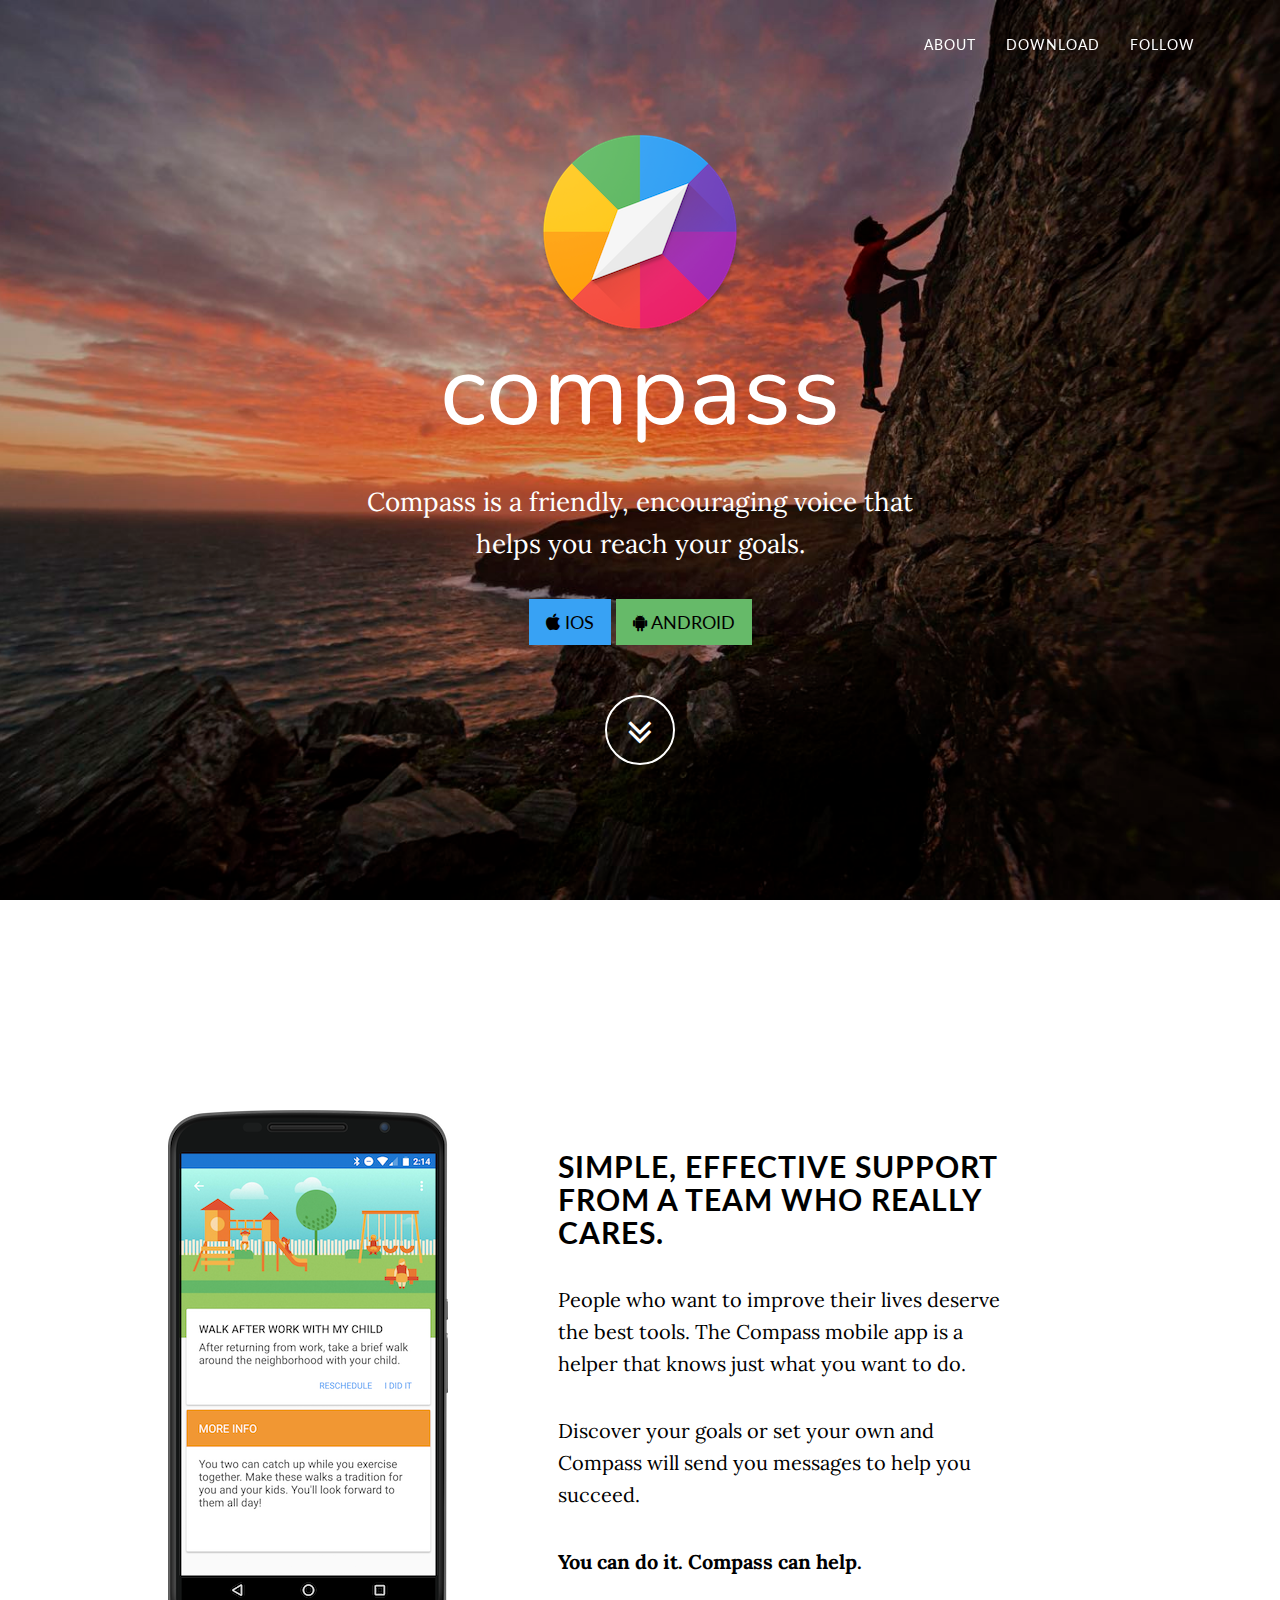
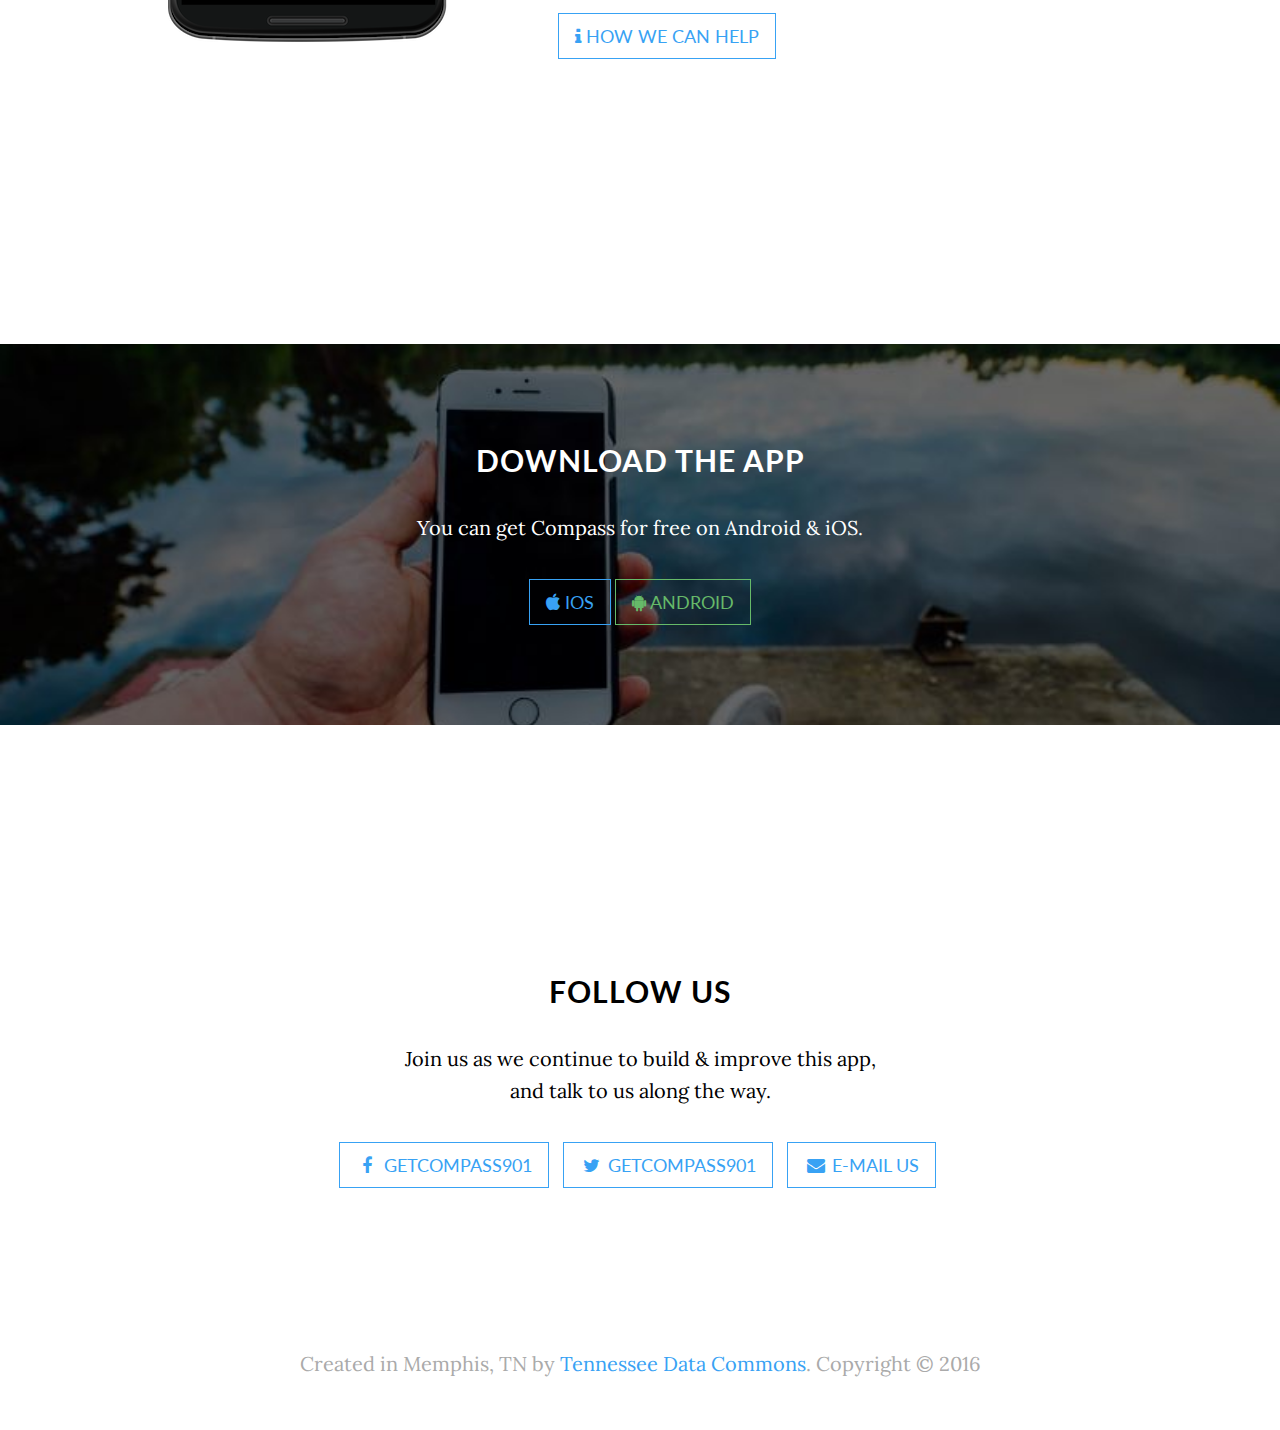
<file: index.html>
<!DOCTYPE html>
<html lang="en">

<head>

    <meta charset="utf-8">
    <meta http-equiv="X-UA-Compatible" content="IE=edge">
    <meta name="viewport" content="width=device-width, initial-scale=1">
    <meta name="description" content="Compass is a friendly, encouraging voice that helps you reach your goals. Now available for Android on the Play store">
    <meta name="author" content="Tennessee Data Commons">

    <title>Compass: A friendly voice to help you reach your goals</title>

    <link href="css/bootstrap.min.css" rel="stylesheet">
    <link href="css/grayscale.css" rel="stylesheet">

    <link href="font-awesome/css/font-awesome.min.css" rel="stylesheet" type="text/css">
    <link href="http://fonts.googleapis.com/css?family=Lora:400,700,400italic,700italic" rel="stylesheet" type="text/css">
    <link href="http://fonts.googleapis.com/css?family=Lato:400,700" rel="stylesheet" type="text/css">
    <link href="http://fonts.googleapis.com/css?family=Nunito:400" rel="stylesheet" type="text/css">
    <!-- HTML5 Shim & Respond.js: IE8 support for HTML5 and media queries -->
    <!--[if lt IE 9]>
    <script src="https://oss.maxcdn.com/libs/html5shiv/3.7.0/html5shiv.js"></script>
    <script src="https://oss.maxcdn.com/libs/respond.js/1.4.2/respond.min.js"></script>
    <![endif]-->
<script>
  (function(i,s,o,g,r,a,m){i['GoogleAnalyticsObject']=r;i[r]=i[r]||function(){
  (i[r].q=i[r].q||[]).push(arguments)},i[r].l=1*new Date();a=s.createElement(o),
  m=s.getElementsByTagName(o)[0];a.async=1;a.src=g;m.parentNode.insertBefore(a,m)
  })(window,document,'script','https://www.google-analytics.com/analytics.js','ga');

  ga('create', 'UA-58838013-2', 'auto');
  ga('send', 'pageview');

</script>
</head>

<body id="page-top" data-spy="scroll" data-target=".navbar-fixed-top">

    <nav class="navbar navbar-custom navbar-fixed-top" role="navigation">
        <div class="container">
            <div class="navbar-header">
                <button type="button" class="navbar-toggle" data-toggle="collapse" data-target=".navbar-main-collapse">
                    <i class="fa fa-bars"></i>
                </button>
                <a class="navbar-brand page-scroll" href="#page-top">
                  <!-- LOGO -->
                  <img id="logo" src="img/compass-logo-small.png" alt="Compass">
                </a>
            </div>

            <!-- Collect the nav links, forms, and other content for toggling -->
            <div class="collapse navbar-collapse navbar-right navbar-main-collapse">
                <ul class="nav navbar-nav">
                    <!-- Hidden li included to remove active class from about link when scrolled up past about section -->
                    <li class="hidden">
                        <a href="#page-top"></a>
                    </li>
                    <li>
                        <a class="page-scroll" href="#about">About</a>
                    </li>
                    <li>
                        <a class="page-scroll" href="#download">Download</a>
                    </li>
                    <li>
                        <a class="page-scroll" href="#follow">Follow</a>
                    </li>
                </ul>
            </div>
            <!-- /.navbar-collapse -->
        </div>
        <!-- /.container -->
    </nav>

    <!-- Intro Header -->
    <header class="intro">
        <div class="intro-body">
            <div class="container">
                <div class="row">
                    <div class="col-md-8 col-md-offset-2">
                      <img src="img/logo-mark.png">
                      <h1 class="brand-heading">compass</h1>
                      <p class="intro-text">
                        Compass is a friendly, encouraging voice that<br>
                        helps you reach your goals. </p>
                      <p>
                        <a class="btn btn-default btn-lg btn-solid"
                           href="https://itunes.apple.com/WebObjects/MZStore.woa/wa/viewSoftware?id=1114930079&mt=8">
                          <i class="fa fa-apple"></i> iOS
                        </a>
                        <a class="btn btn-default btn-lg btn-solid btn-green"
                           href="https://play.google.com/store/apps/details?id=org.tndata.android.compass">
                          <i class="fa fa-android"></i> Android
                        </a>
                      </p>
                      <a href="#about" class="btn btn-circle page-scroll">
                          <i class="fa fa-angle-double-down animated"></i>
                      </a>
                    </div>
                </div>
            </div>
        </div>
    </header>

    <!-- About Section -->
    <section id="about" class="container content-section">
        <div class="row">
            <div class="col-lg-3 col-lg-offset-1">
              <img src="img/Compass-Nexus-6.png"
                   alt="Compass Screenshot"
                   class="screenshot">
            </div>
            <div class="col-lg-5 col-lg-offset-1">
              <h2>Simple, effective support from a team who really cares.</h2>
              <p>People who want to improve their lives deserve the best tools.
              The Compass mobile app is a helper that knows just what you want
              to do.</p>
              <p>Discover your goals or set your own and Compass will send you
              messages to help you succeed.</p>
              <p><strong>You can do it. Compass can help.</strong></p>
              <p>
                <a href="how-we-can-help.html" class="btn btn-default btn-lg">
                  <i class="fa fa-info"></i> How We Can Help
                </a>
              </p>
            </div>
        </div>
    </section>

    <!-- Download Section -->
    <section id="download" class="content-section text-center">
        <div class="download-section">
            <div class="container">
                <div class="col-lg-8 col-lg-offset-2">
                    <h2>Download the app</h2>
                    <p>You can get Compass for free on Android &amp; iOS.</p>
                    <a class="btn btn-default btn-lg"
                       id="download-ios"
                       data-value="1"
                       href="https://itunes.apple.com/WebObjects/MZStore.woa/wa/viewSoftware?id=1114930079&mt=8">
                      <i class="fa fa-apple"></i> iOS
                    </a>
                    <a class="btn btn-default btn-lg btn-green"
                       id="download-android"
                       data-value="1"
                       href="https://play.google.com/store/apps/details?id=org.tndata.android.compass">
                      <i class="fa fa-android"></i> Android
                    </a>
                </div>
            </div>
        </div>
    </section>

    <!-- Contact Section -->
    <section id="follow" class="container content-section text-center">
        <div class="row">
            <div class="col-lg-8 col-lg-offset-2">
                <h2>Follow us</h2>
                <p>Join us as we continue to build &amp; improve this app,<br>and
                talk to us along the way.</p>
                <ul class="list-inline banner-social-buttons">
                    <li>
                        <a href="https://www.facebook.com/getcompass901/"
                           class="btn btn-default btn-lg">
                           <i class="fa fa-facebook fa-fw"></i>
                           <span class="network-name">GetCompass901</span></a>
                    </li>
                    <li>
                        <a href="https://twitter.com/GetCompass901"
                           class="btn btn-default btn-lg">
                           <i class="fa fa-twitter fa-fw"></i>
                           <span class="network-name">GetCompass901</span></a>
                    </li>
                    <li>
                        <a href="mailto:connect@tndata.org"
                           class="btn btn-default btn-lg">
                           <i class="fa fa-envelope fa-fw"></i>
                           <span class="network-name">E-mail Us</span></a>
                    </li>
                </ul>
            </div>
        </div>
    </section>

    <footer>
        <div class="container text-center">
            <p>Created in Memphis, TN by
              <a href="http://tndata.org">Tennessee Data Commons</a>.
              Copyright &copy; 2016</p>
        </div>
    </footer>

    <script src="js/jquery.js"></script>
    <script src="js/bootstrap.min.js"></script>
    <script src="js/jquery.easing.min.js"></script>
    <script src="js/grayscale.js"></script>
</body>
</html>
</file>
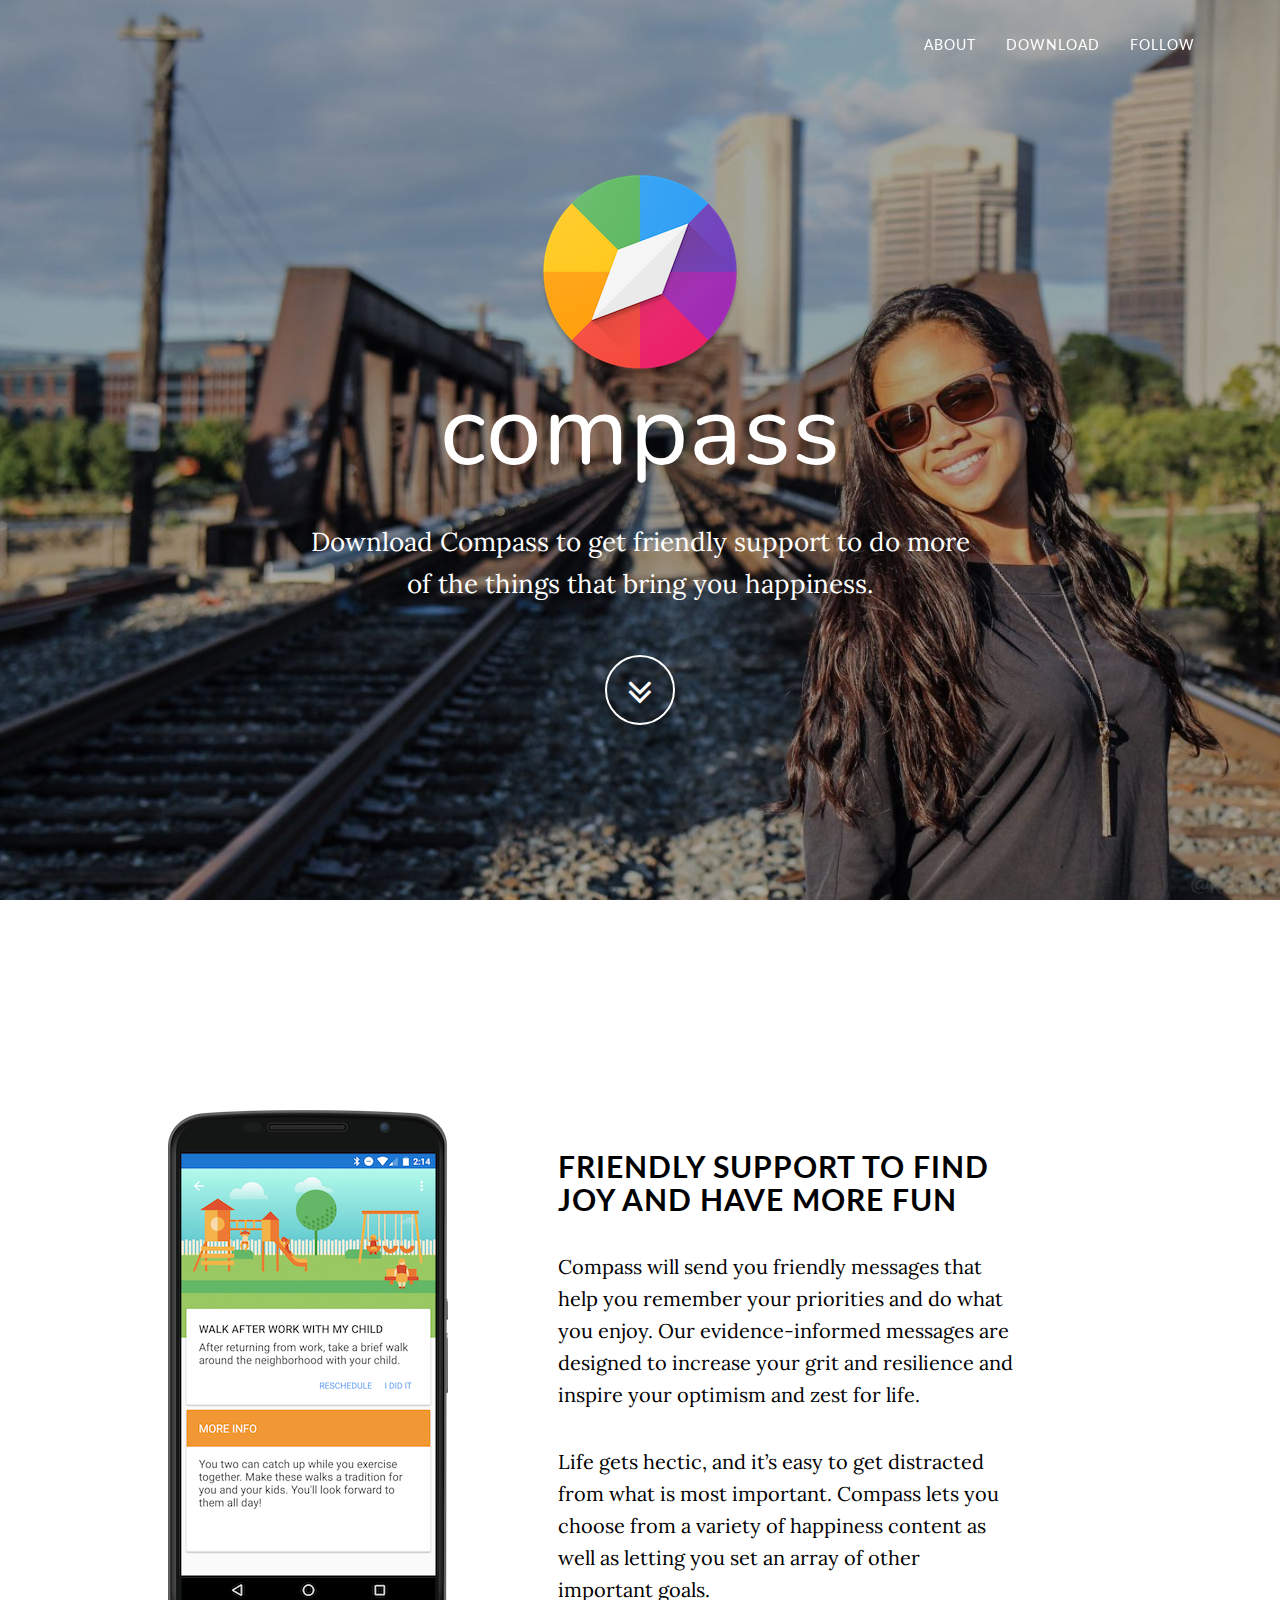
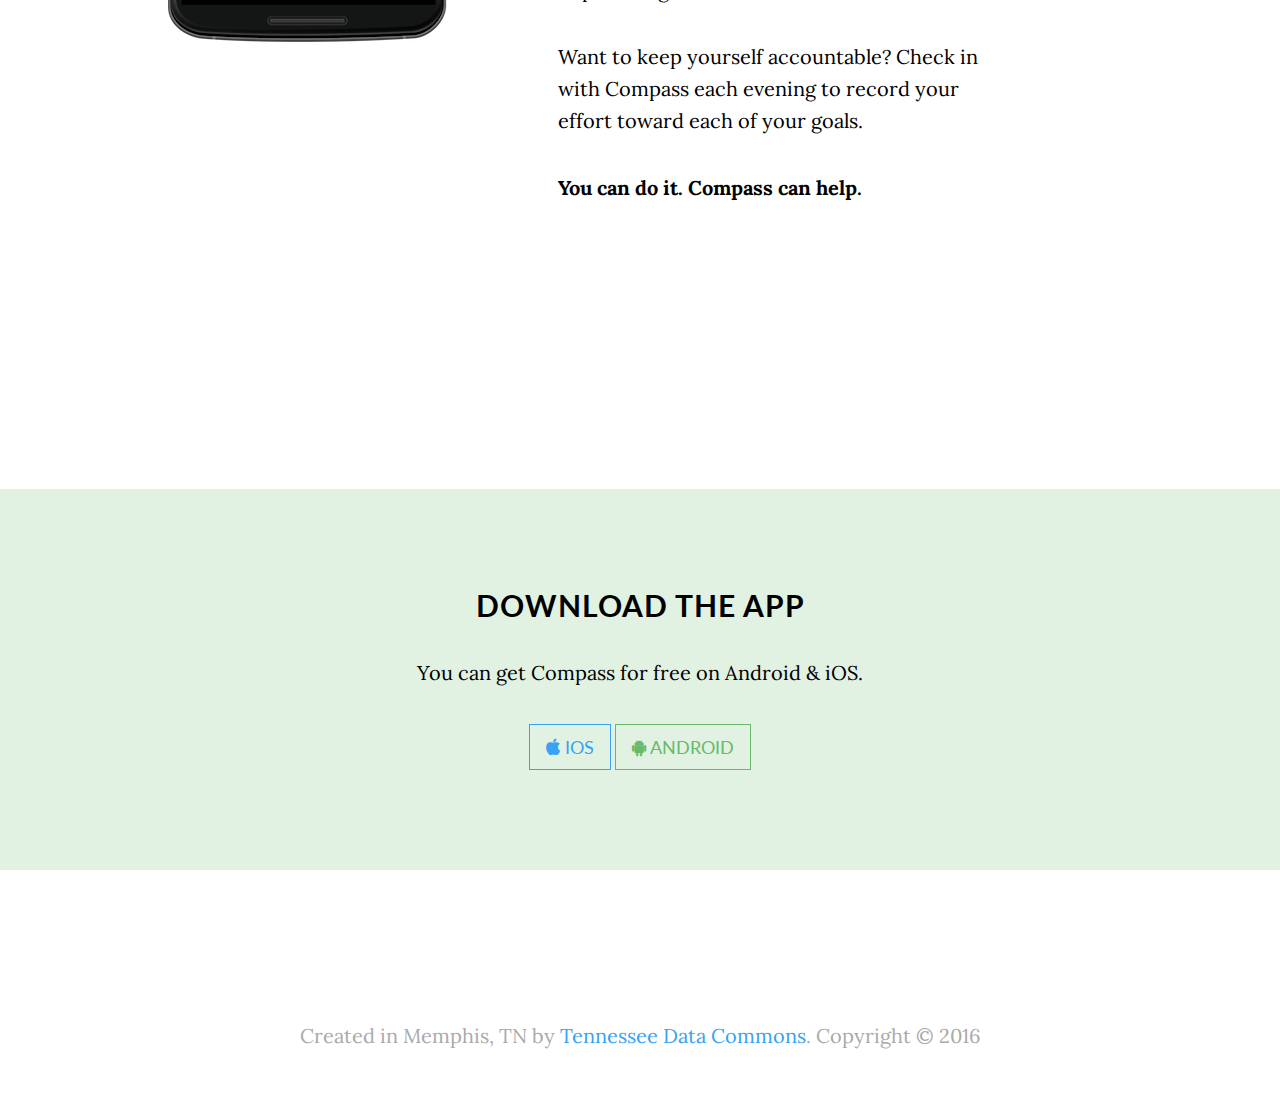
<file: be-happy.html>
<!DOCTYPE html>
<html lang="en">
<head>
    <meta charset="utf-8">
    <meta http-equiv="X-UA-Compatible" content="IE=edge">
    <meta name="viewport" content="width=device-width, initial-scale=1">
    <meta name="description" content="Be happier and have more fun with compass">
    <meta name="author" content="Tennessee Data Commons">

    <title>Be happier and have more fun</title>

    <link href="css/bootstrap.min.css" rel="stylesheet">
    <link href="css/grayscale.css" rel="stylesheet">

    <link href="font-awesome/css/font-awesome.min.css" rel="stylesheet" type="text/css">
    <link href="http://fonts.googleapis.com/css?family=Lora:400,700,400italic,700italic" rel="stylesheet" type="text/css">
    <link href="http://fonts.googleapis.com/css?family=Lato:400,700" rel="stylesheet" type="text/css">
    <link href="http://fonts.googleapis.com/css?family=Nunito:400" rel="stylesheet" type="text/css">
    <!-- HTML5 Shim & Respond.js: IE8 support for HTML5 and media queries -->
    <!--[if lt IE 9]>
    <script src="https://oss.maxcdn.com/libs/html5shiv/3.7.0/html5shiv.js"></script>
    <script src="https://oss.maxcdn.com/libs/respond.js/1.4.2/respond.min.js"></script>
    <![endif]-->
    <script>
      (function(i,s,o,g,r,a,m){i['GoogleAnalyticsObject']=r;i[r]=i[r]||function(){
      (i[r].q=i[r].q||[]).push(arguments)},i[r].l=1*new Date();a=s.createElement(o),
      m=s.getElementsByTagName(o)[0];a.async=1;a.src=g;m.parentNode.insertBefore(a,m)
      })(window,document,'script','//www.google-analytics.com/analytics.js','ga');

      ga('create', 'UA-58838013-2', 'auto');
      ga('send', 'pageview');
    </script>
</head>

<body id="page-top" data-spy="scroll" data-target=".navbar-fixed-top">

    <nav class="navbar navbar-custom navbar-fixed-top" role="navigation">
        <div class="container">
            <div class="navbar-header">
                <button type="button" class="navbar-toggle" data-toggle="collapse" data-target=".navbar-main-collapse">
                    <i class="fa fa-bars"></i>
                </button>
                <a class="navbar-brand page-scroll" href="#page-top">
                  <!-- LOGO -->
                  <img id="logo" src="img/compass-logo-small.png" alt="Compass">
                </a>
            </div>

            <!-- Collect the nav links, forms, and other content for toggling -->
            <div class="collapse navbar-collapse navbar-right navbar-main-collapse">
                <ul class="nav navbar-nav">
                    <!-- Hidden li included to remove active class from about link when scrolled up past about section -->
                    <li class="hidden">
                        <a href="#page-top"></a>
                    </li>
                    <li>
                        <a class="page-scroll" href="/#about">About</a>
                    </li>
                    <li>
                        <a class="page-scroll" href="#download">Download</a>
                    </li>
                    <li>
                        <a class="page-scroll" href="/#follow">Follow</a>
                    </li>
                </ul>
            </div>
            <!-- /.navbar-collapse -->
        </div>
        <!-- /.container -->
    </nav>

    <!-- Intro Header -->
    <header class="intro happy">
        <div class="intro-body">
            <div class="container">
                <div class="row">
                    <div class="col-md-8 col-md-offset-2">
                      <img src="img/logo-mark.png">
                        <h1 class="brand-heading">compass</h1>
                        <p class="intro-text">
                        Download Compass to get friendly support to do more<br/>
                        of the things that bring you happiness.</p>

                        <a href="#about" class="btn btn-circle page-scroll">
                            <i class="fa fa-angle-double-down animated"></i>
                        </a>
                    </div>
                </div>
            </div>
        </div>
    </header>

    <!-- About Section -->
    <section id="about" class="container content-section">
        <div class="row">
            <div class="col-lg-3 col-lg-offset-1">
              <img src="img/Compass-Nexus-6.png"
                   alt="Compass Screenshot"
                   class="screenshot">
            </div>
            <div class="col-lg-5 col-lg-offset-1">
              <h2>Friendly support to find joy and have more fun</h2>
              <p>Compass will send you friendly messages that help you remember
              your priorities and do what you enjoy. Our evidence-informed
              messages are designed to increase your grit and resilience and
              inspire your optimism and zest for life.</p>

              <p>Life gets hectic, and it’s easy to get distracted from what
              is most important. Compass lets you choose from a variety of
              happiness content as well as letting you set an array of other
              important goals. </p>

              <p>Want to keep yourself accountable? Check in with Compass each
              evening to record your effort toward each of your goals.</p>

              <p><strong>You can do it. Compass can help.</strong></p>
            </div>
        </div>
    </section>

    <!-- Download Section -->
    <section id="download" class="content-section text-center">
        <div class="download-section solid green">
            <div class="container">
                <div class="col-lg-8 col-lg-offset-2">
                    <h2>Download the app</h2>
                    <p>You can get Compass for free on Android &amp; iOS.</p>
                    <a class="btn btn-default btn-lg"
                       id="download-ios"
                       data-value="1"
                       href="https://itunes.apple.com/WebObjects/MZStore.woa/wa/viewSoftware?id=1114930079&mt=8">
                      <i class="fa fa-apple"></i> iOS
                    </a>
                    <a class="btn btn-default btn-lg btn-green"
                       id="download-android"
                       data-value="1"
                       href="https://play.google.com/store/apps/details?id=org.tndata.android.compass">
                      <i class="fa fa-android"></i> Android
                    </a>
                </div>
            </div>
        </div>
    </section>

    <footer>
        <div class="container text-center">
            <p>Created in Memphis, TN by
              <a href="http://tndata.org">Tennessee Data Commons</a>.
              Copyright &copy; 2016</p>
        </div>
    </footer>

    <script src="js/jquery.js"></script>
    <script src="js/bootstrap.min.js"></script>
    <script src="js/jquery.easing.min.js"></script>
    <script src="js/grayscale.js"></script>
</body>
</html>
</file>
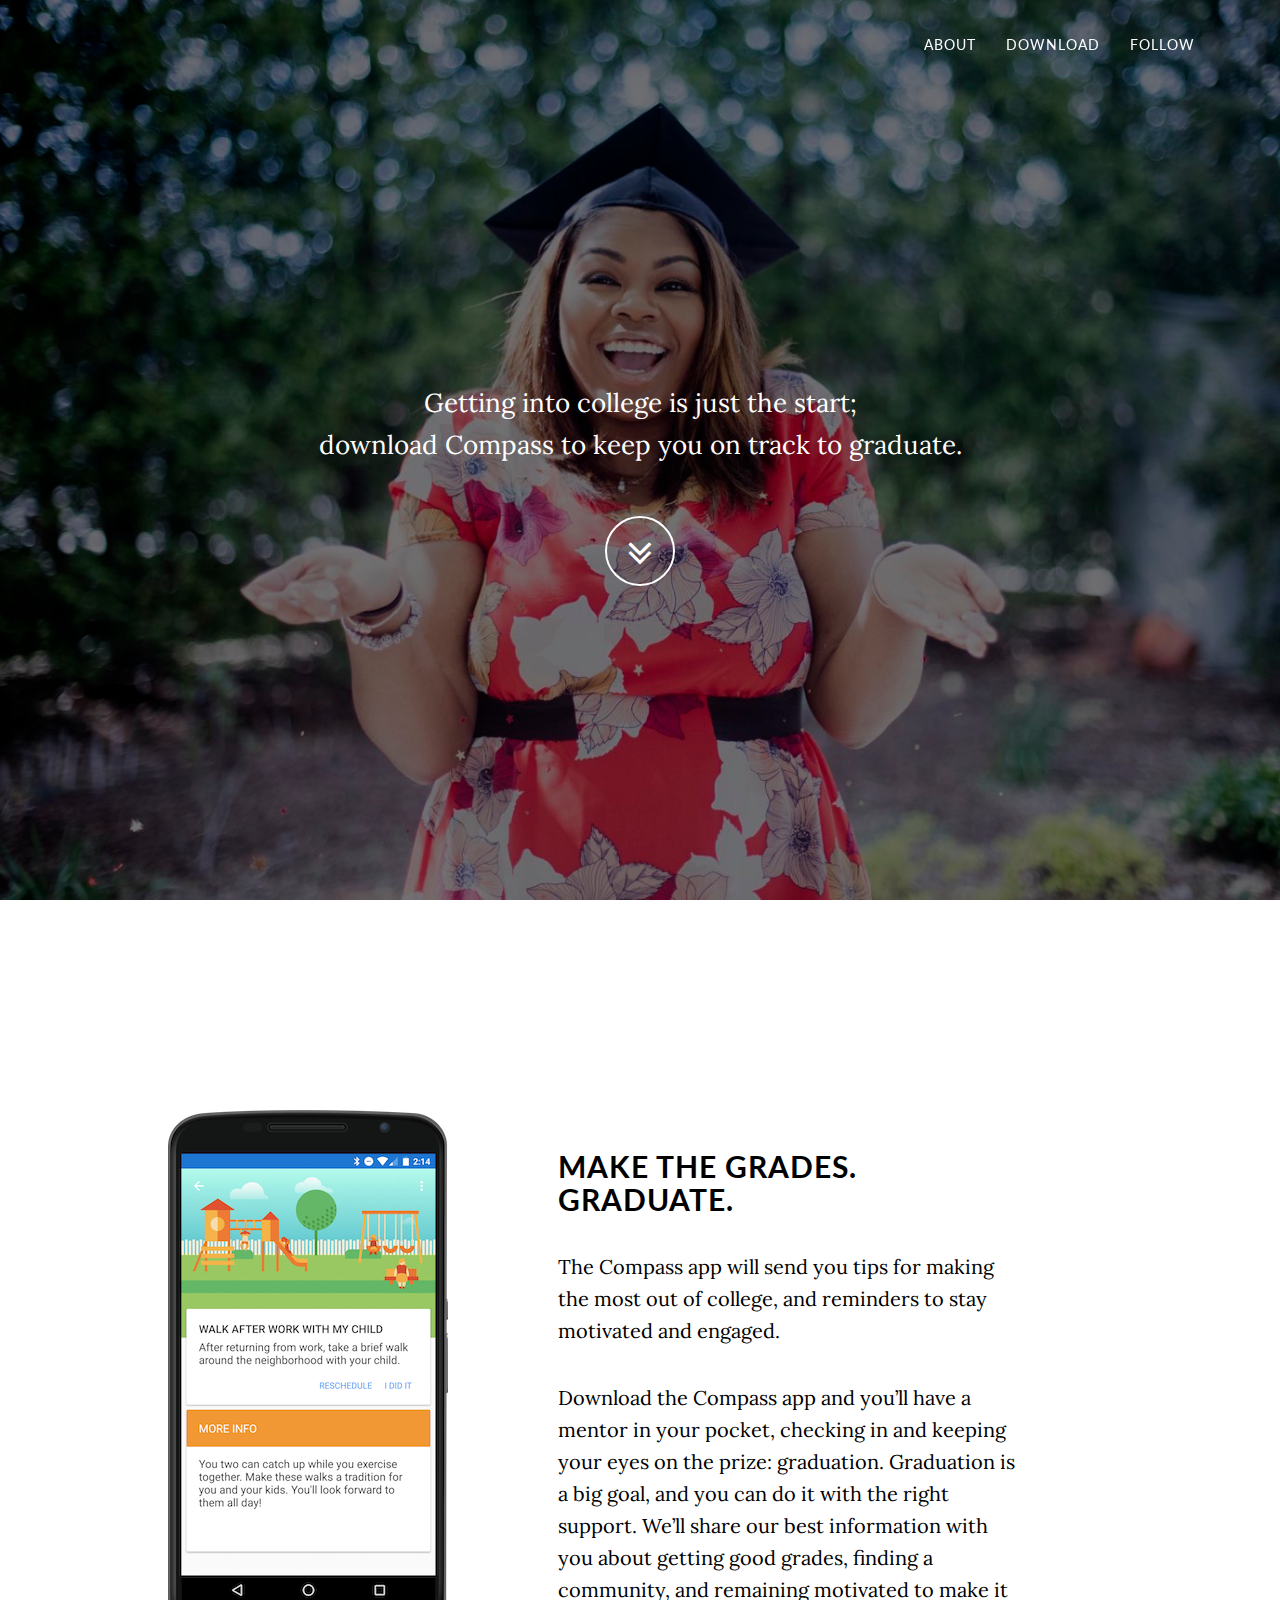
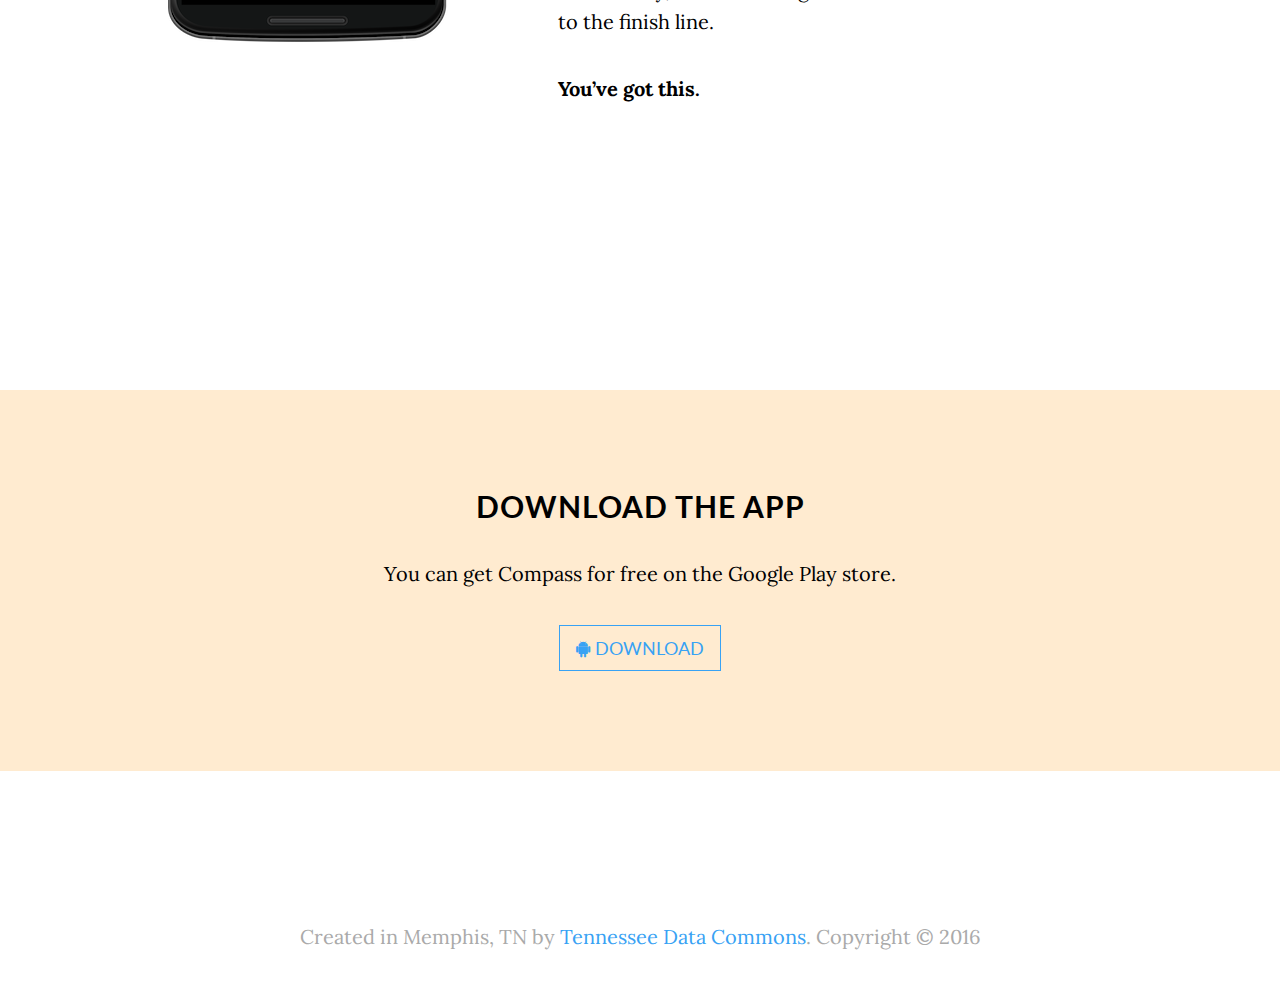
<file: college-completion.html>
<!DOCTYPE html>
<html lang="en">

<head>

    <meta charset="utf-8">
    <meta http-equiv="X-UA-Compatible" content="IE=edge">
    <meta name="viewport" content="width=device-width, initial-scale=1">
    <meta name="description" content="Getting into college is just the start; download Compass to keep you on track to graduate.">
    <meta name="author" content="Tennessee Data Commons">

    <title>College Graduation</title>

    <link href="css/bootstrap.min.css" rel="stylesheet">
    <link href="css/grayscale.css" rel="stylesheet">

    <link href="font-awesome/css/font-awesome.min.css" rel="stylesheet" type="text/css">
    <link href="http://fonts.googleapis.com/css?family=Lora:400,700,400italic,700italic" rel="stylesheet" type="text/css">
    <link href="http://fonts.googleapis.com/css?family=Lato:400,700" rel="stylesheet" type="text/css">
    <link href="http://fonts.googleapis.com/css?family=Nunito:400" rel="stylesheet" type="text/css">
    <!-- HTML5 Shim & Respond.js: IE8 support for HTML5 and media queries -->
    <!--[if lt IE 9]>
    <script src="https://oss.maxcdn.com/libs/html5shiv/3.7.0/html5shiv.js"></script>
    <script src="https://oss.maxcdn.com/libs/respond.js/1.4.2/respond.min.js"></script>
    <![endif]-->
</head>

<body id="page-top" data-spy="scroll" data-target=".navbar-fixed-top">

    <nav class="navbar navbar-custom navbar-fixed-top" role="navigation">
        <div class="container">
            <div class="navbar-header">
                <button type="button" class="navbar-toggle" data-toggle="collapse" data-target=".navbar-main-collapse">
                    <i class="fa fa-bars"></i>
                </button>
                <a class="navbar-brand page-scroll" href="#page-top">
                  <!-- LOGO -->
                  <img id="logo" src="img/compass-logo-small.png" alt="Compass">
                </a>
            </div>

            <!-- Collect the nav links, forms, and other content for toggling -->
            <div class="collapse navbar-collapse navbar-right navbar-main-collapse">
                <ul class="nav navbar-nav">
                    <!-- Hidden li included to remove active class from about link when scrolled up past about section -->
                    <li class="hidden">
                        <a href="#page-top"></a>
                    </li>
                    <li>
                        <a class="page-scroll" href="/#about">About</a>
                    </li>
                    <li>
                        <a class="page-scroll" href="#download">Download</a>
                    </li>
                    <li>
                        <a class="page-scroll" href="/#follow">Follow</a>
                    </li>
                </ul>
            </div>
            <!-- /.navbar-collapse -->
        </div>
        <!-- /.container -->
    </nav>

    <!-- Intro Header -->
    <header class="intro graduation">
        <div class="intro-body">
            <div class="container">
                <div class="row">
                    <div class="col-md-8 col-md-offset-2">
                      <!--
                      <img src="img/logo-mark.png">
                        <h1 class="brand-heading">compass</h1>-->
                        <h2>&nbsp;</h2>
                        <p class="intro-text">
                        Getting into college is just the start;<br>
                        download Compass to keep you on track to graduate.</p>
                        <a href="#about" class="btn btn-circle page-scroll">
                            <i class="fa fa-angle-double-down animated"></i>
                        </a>
                    </div>
                </div>
            </div>
        </div>
    </header>

    <!-- About Section -->
    <section id="about" class="container content-section">
        <div class="row">
            <div class="col-lg-3 col-lg-offset-1">
              <img src="img/Compass-Nexus-6.png"
                   alt="Compass Screenshot"
                   class="screenshot">
            </div>
            <div class="col-lg-5 col-lg-offset-1">
                <h2>Make the grades. Graduate.</h2>

                <p>The Compass app will send you tips for making the most out
                of college, and reminders to stay motivated and engaged.</p>

                <p>Download the Compass app and you’ll have a mentor in your
                pocket, checking in and keeping your eyes on the prize:
                graduation. Graduation is a big goal, and you can do it with
                the right support. We’ll share our best information with you
                about getting good grades, finding a community, and remaining
                motivated to make it to the finish line.</p>

                <p><strong>You’ve got this.</strong></p>

            </div>
        </div>
    </section>

    <!-- Download Section -->
    <section id="download" class="content-section text-center">
        <div class="download-section solid orange">
            <div class="container">
                <div class="col-lg-8 col-lg-offset-2">
                    <h2>Download the app</h2>
                    <p>You can get Compass for free on the Google Play store.</p>
                    <a href="https://play.google.com/store/apps/details?id=org.tndata.android.compass" class="btn btn-default btn-lg">
                      <i class="fa fa-android"></i> Download
                    </a>
                </div>
            </div>
        </div>
    </section>

    <!-- Contact Section -->
    <!--
    <section id="follow" class="container content-section text-center">
        <div class="row">
            <div class="col-lg-8 col-lg-offset-2">
                <h2>Follow us</h2>
                <p>Join us as we continue to build &amp; improve this app,<br>and
                talk to us along the way.</p>
                <ul class="list-inline banner-social-buttons">
                    <li>
                        <a href="https://twitter.com/GetCompass901"
                           class="btn btn-default btn-lg">
                           <i class="fa fa-twitter fa-fw"></i>
                           <span class="network-name">GetCompass901</span></a>
                    </li>
                    <li>
                        <a href="mailto:connect@tndata.org"
                           class="btn btn-default btn-lg">
                           <i class="fa fa-envelope fa-fw"></i>
                           <span class="network-name">E-mail</span></a>
                    </li>
                </ul>
            </div>
        </div>
    </section>
    -->
    <footer>
        <div class="container text-center">
            <p>Created in Memphis, TN by
              <a href="http://tndata.org">Tennessee Data Commons</a>.
              Copyright &copy; 2016</p>
        </div>
    </footer>

    <script src="js/jquery.js"></script>
    <script src="js/bootstrap.min.js"></script>
    <script src="js/jquery.easing.min.js"></script>
    <script src="js/grayscale.js"></script>
<script>
  (function(i,s,o,g,r,a,m){i['GoogleAnalyticsObject']=r;i[r]=i[r]||function(){
  (i[r].q=i[r].q||[]).push(arguments)},i[r].l=1*new Date();a=s.createElement(o),
  m=s.getElementsByTagName(o)[0];a.async=1;a.src=g;m.parentNode.insertBefore(a,m)
  })(window,document,'script','//www.google-analytics.com/analytics.js','ga');

  ga('create', 'UA-58838013-2', 'auto');
  ga('send', 'pageview');

</script>
</body>
</html>
</file>
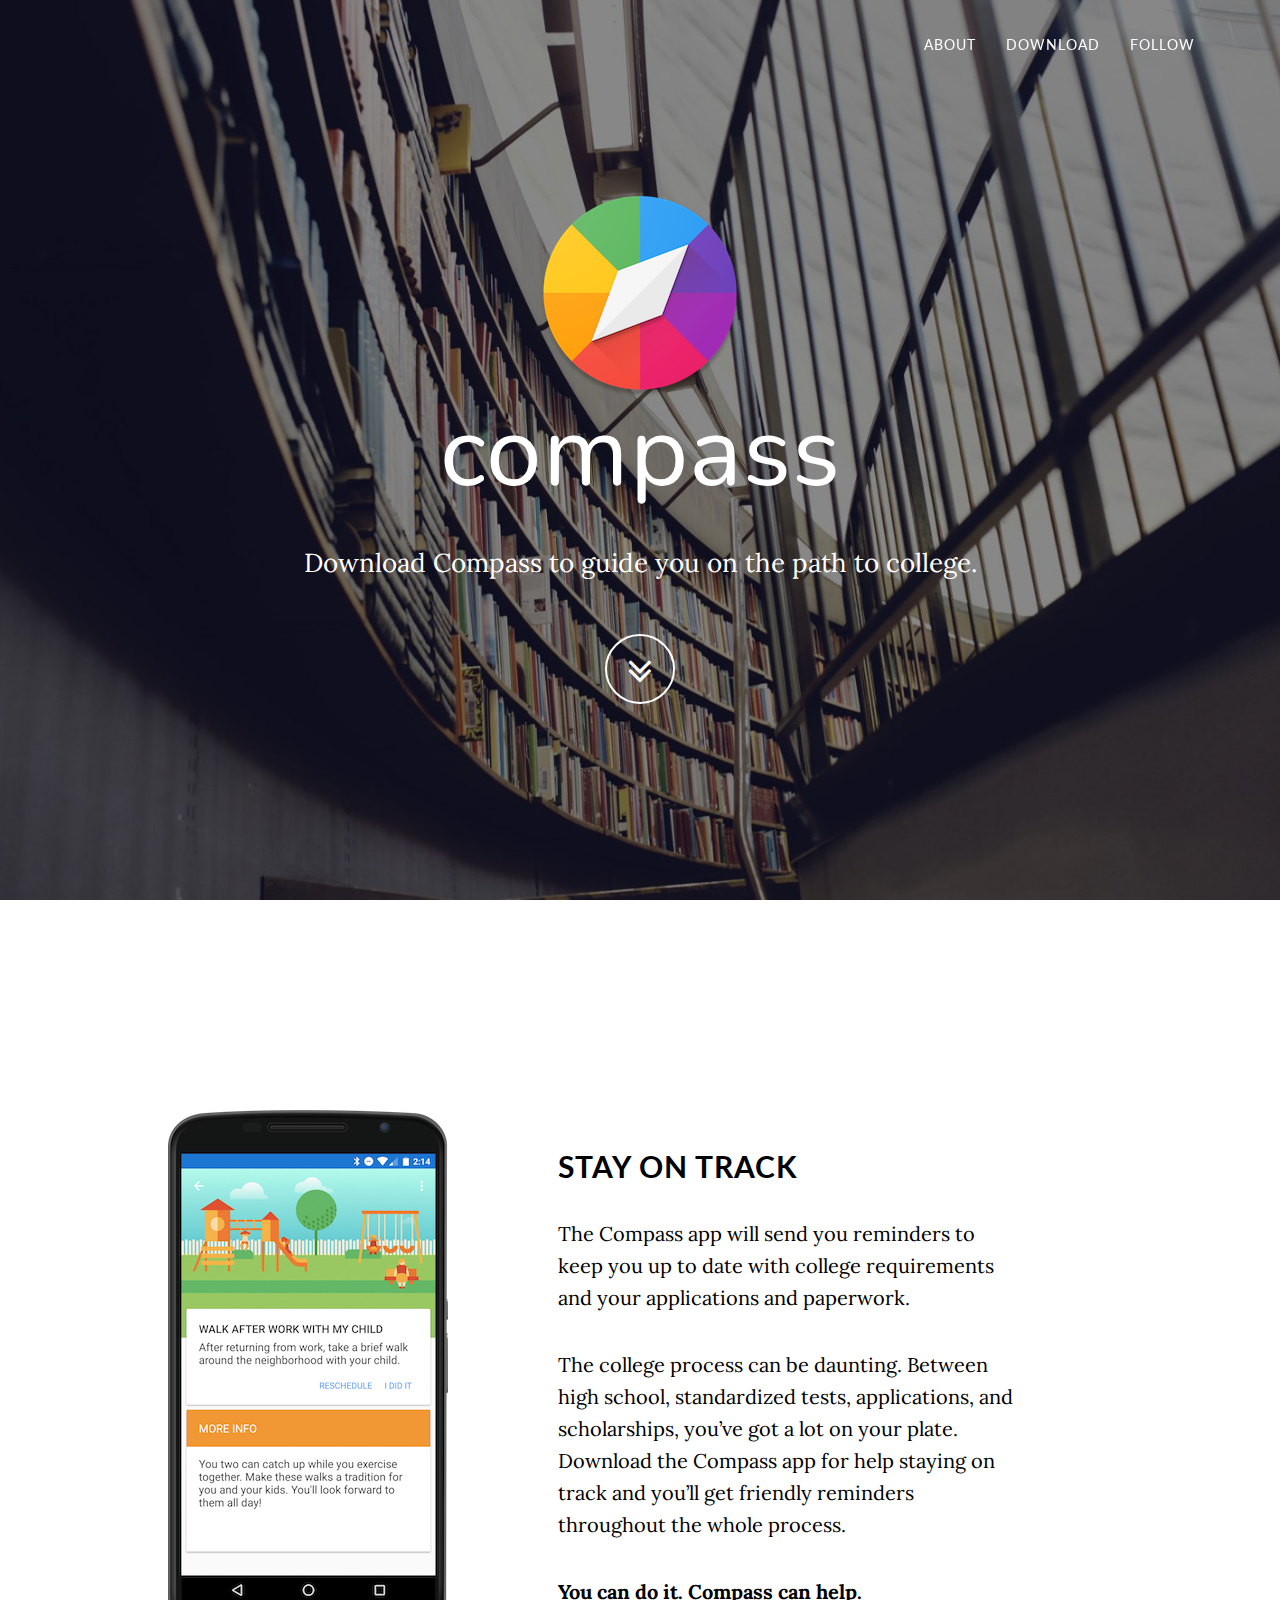
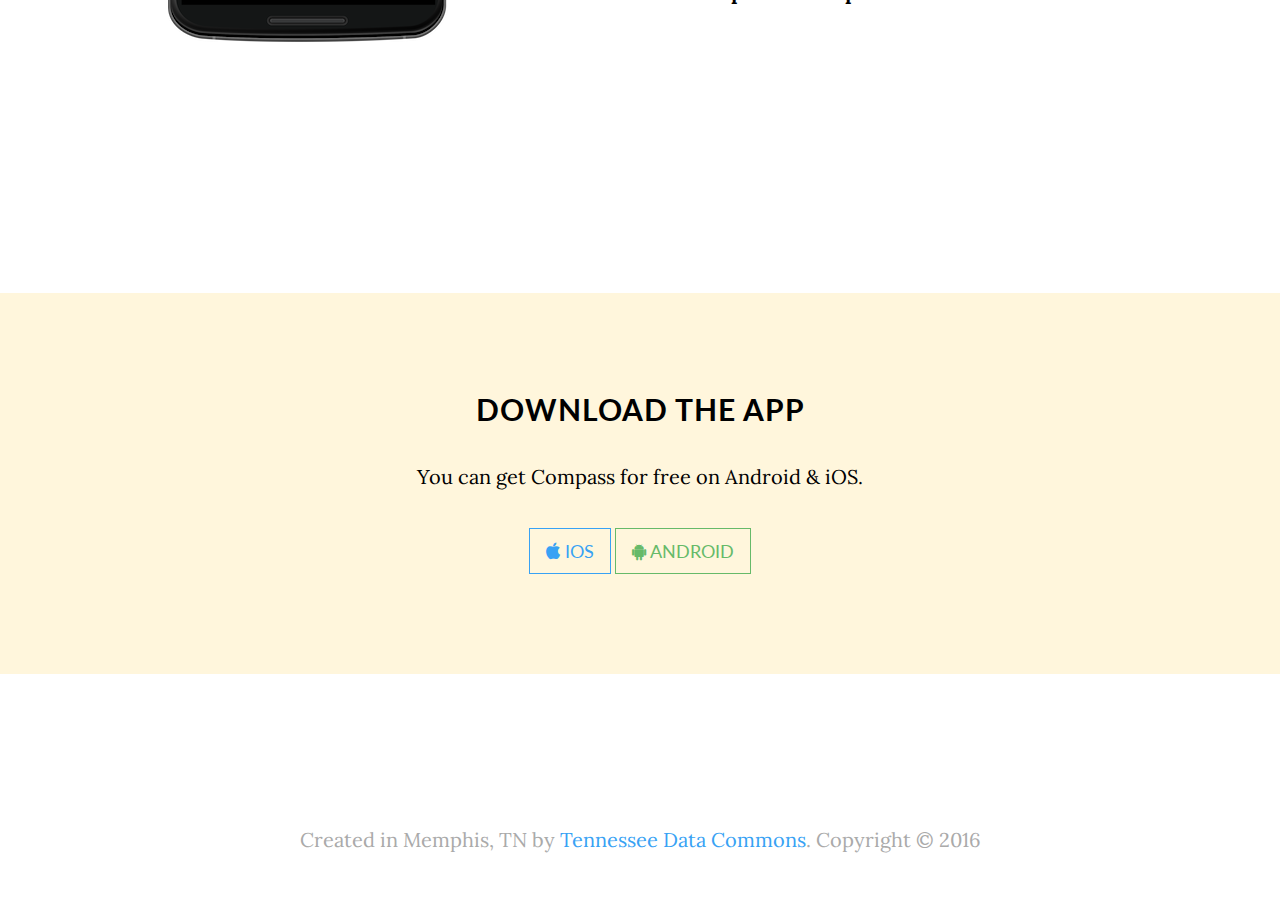
<file: education.html>
<!DOCTYPE html>
<html lang="en">
<head>
    <meta charset="utf-8">
    <meta http-equiv="X-UA-Compatible" content="IE=edge">
    <meta name="viewport" content="width=device-width, initial-scale=1">
    <meta name="description" content="Compass is a friendly, encouraging voice that helps you pursue your education.">
    <meta name="author" content="Tennessee Data Commons">
    <title>Pursue Your Education</title>

    <link href="css/bootstrap.min.css" rel="stylesheet">
    <link href="css/grayscale.css" rel="stylesheet">

    <link href="font-awesome/css/font-awesome.min.css" rel="stylesheet" type="text/css">
    <link href="http://fonts.googleapis.com/css?family=Lora:400,700,400italic,700italic" rel="stylesheet" type="text/css">
    <link href="http://fonts.googleapis.com/css?family=Lato:400,700" rel="stylesheet" type="text/css">
    <link href="http://fonts.googleapis.com/css?family=Nunito:400" rel="stylesheet" type="text/css">
    <!-- HTML5 Shim & Respond.js: IE8 support for HTML5 and media queries -->
    <!--[if lt IE 9]>
    <script src="https://oss.maxcdn.com/libs/html5shiv/3.7.0/html5shiv.js"></script>
    <script src="https://oss.maxcdn.com/libs/respond.js/1.4.2/respond.min.js"></script>
    <![endif]-->
    <script>
      (function(i,s,o,g,r,a,m){i['GoogleAnalyticsObject']=r;i[r]=i[r]||function(){
      (i[r].q=i[r].q||[]).push(arguments)},i[r].l=1*new Date();a=s.createElement(o),
      m=s.getElementsByTagName(o)[0];a.async=1;a.src=g;m.parentNode.insertBefore(a,m)
      })(window,document,'script','https://www.google-analytics.com/analytics.js','ga');

      ga('create', 'UA-58838013-2', 'auto');
      ga('send', 'pageview');
    </script>
</head>

<body id="page-top" data-spy="scroll" data-target=".navbar-fixed-top">

    <nav class="navbar navbar-custom navbar-fixed-top" role="navigation">
        <div class="container">
            <div class="navbar-header">
                <button type="button" class="navbar-toggle" data-toggle="collapse" data-target=".navbar-main-collapse">
                    <i class="fa fa-bars"></i>
                </button>
                <a class="navbar-brand page-scroll" href="#page-top">
                  <!-- LOGO -->
                  <img id="logo" src="img/compass-logo-small.png" alt="Compass">
                </a>
            </div>

            <!-- Collect the nav links, forms, and other content for toggling -->
            <div class="collapse navbar-collapse navbar-right navbar-main-collapse">
                <ul class="nav navbar-nav">
                    <!-- Hidden li included to remove active class from about link when scrolled up past about section -->
                    <li class="hidden">
                        <a href="#page-top"></a>
                    </li>
                    <li>
                        <a class="page-scroll" href="/#about">About</a>
                    </li>
                    <li>
                        <a class="page-scroll" href="#download">Download</a>
                    </li>
                    <li>
                        <a class="page-scroll" href="/#follow">Follow</a>
                    </li>
                </ul>
            </div>
            <!-- /.navbar-collapse -->
        </div>
        <!-- /.container -->
    </nav>

    <!-- Intro Header -->
    <header class="intro study">
        <div class="intro-body">
            <div class="container">
                <div class="row">
                    <div class="col-md-8 col-md-offset-2">
                      <img src="img/logo-mark.png">
                        <h1 class="brand-heading">compass</h1>
                        <p class="intro-text">
                          Download Compass to guide you on the path to college.
                        </p>
                        <a href="#about" class="btn btn-circle page-scroll">
                            <i class="fa fa-angle-double-down animated"></i>
                        </a>
                    </div>
                </div>
            </div>
        </div>
    </header>

    <!-- About Section -->
    <section id="about" class="container content-section">
        <div class="row">
            <div class="col-lg-3 col-lg-offset-1">
              <img src="img/Compass-Nexus-6.png"
                   alt="Compass Screenshot"
                   class="screenshot">
            </div>
            <div class="col-lg-5 col-lg-offset-1">
              <h2>Stay on track</h2>

              <p>The Compass app will send you reminders to keep you up to
              date with college requirements and your applications
              and paperwork.</p>

              <p>The college process can be daunting. Between high school,
              standardized tests, applications, and scholarships, you’ve got
              a lot on your plate. Download the Compass app for help staying on
              track and you’ll get friendly reminders throughout the
              whole process.</p>

              <p><strong>You can do it. Compass can help.</strong></p>
            </div>
        </div>
    </section>

    <!-- Download Section -->
    <section id="download" class="content-section text-center">
        <div class="download-section solid yellow">
            <div class="container">
                <div class="col-lg-8 col-lg-offset-2">
                    <h2>Download the app</h2>
                    <p>You can get Compass for free on Android &amp; iOS.</p>
                    <a class="btn btn-default btn-lg"
                       id="download-ios"
                       data-value="1"
                       href="https://itunes.apple.com/WebObjects/MZStore.woa/wa/viewSoftware?id=1114930079&mt=8">
                      <i class="fa fa-apple"></i> iOS
                    </a>
                    <a class="btn btn-default btn-lg btn-green"
                       id="download-android"
                       data-value="1"
                       href="https://play.google.com/store/apps/details?id=org.tndata.android.compass">
                      <i class="fa fa-android"></i> Android
                    </a>
                </div>
            </div>
        </div>
    </section>

    <footer>
        <div class="container text-center">
            <p>Created in Memphis, TN by
              <a href="http://tndata.org">Tennessee Data Commons</a>.
              Copyright &copy; 2016</p>
        </div>
    </footer>

    <script src="js/jquery.js"></script>
    <script src="js/bootstrap.min.js"></script>
    <script src="js/jquery.easing.min.js"></script>
    <script src="js/grayscale.js"></script>
</body>
</html>
</file>
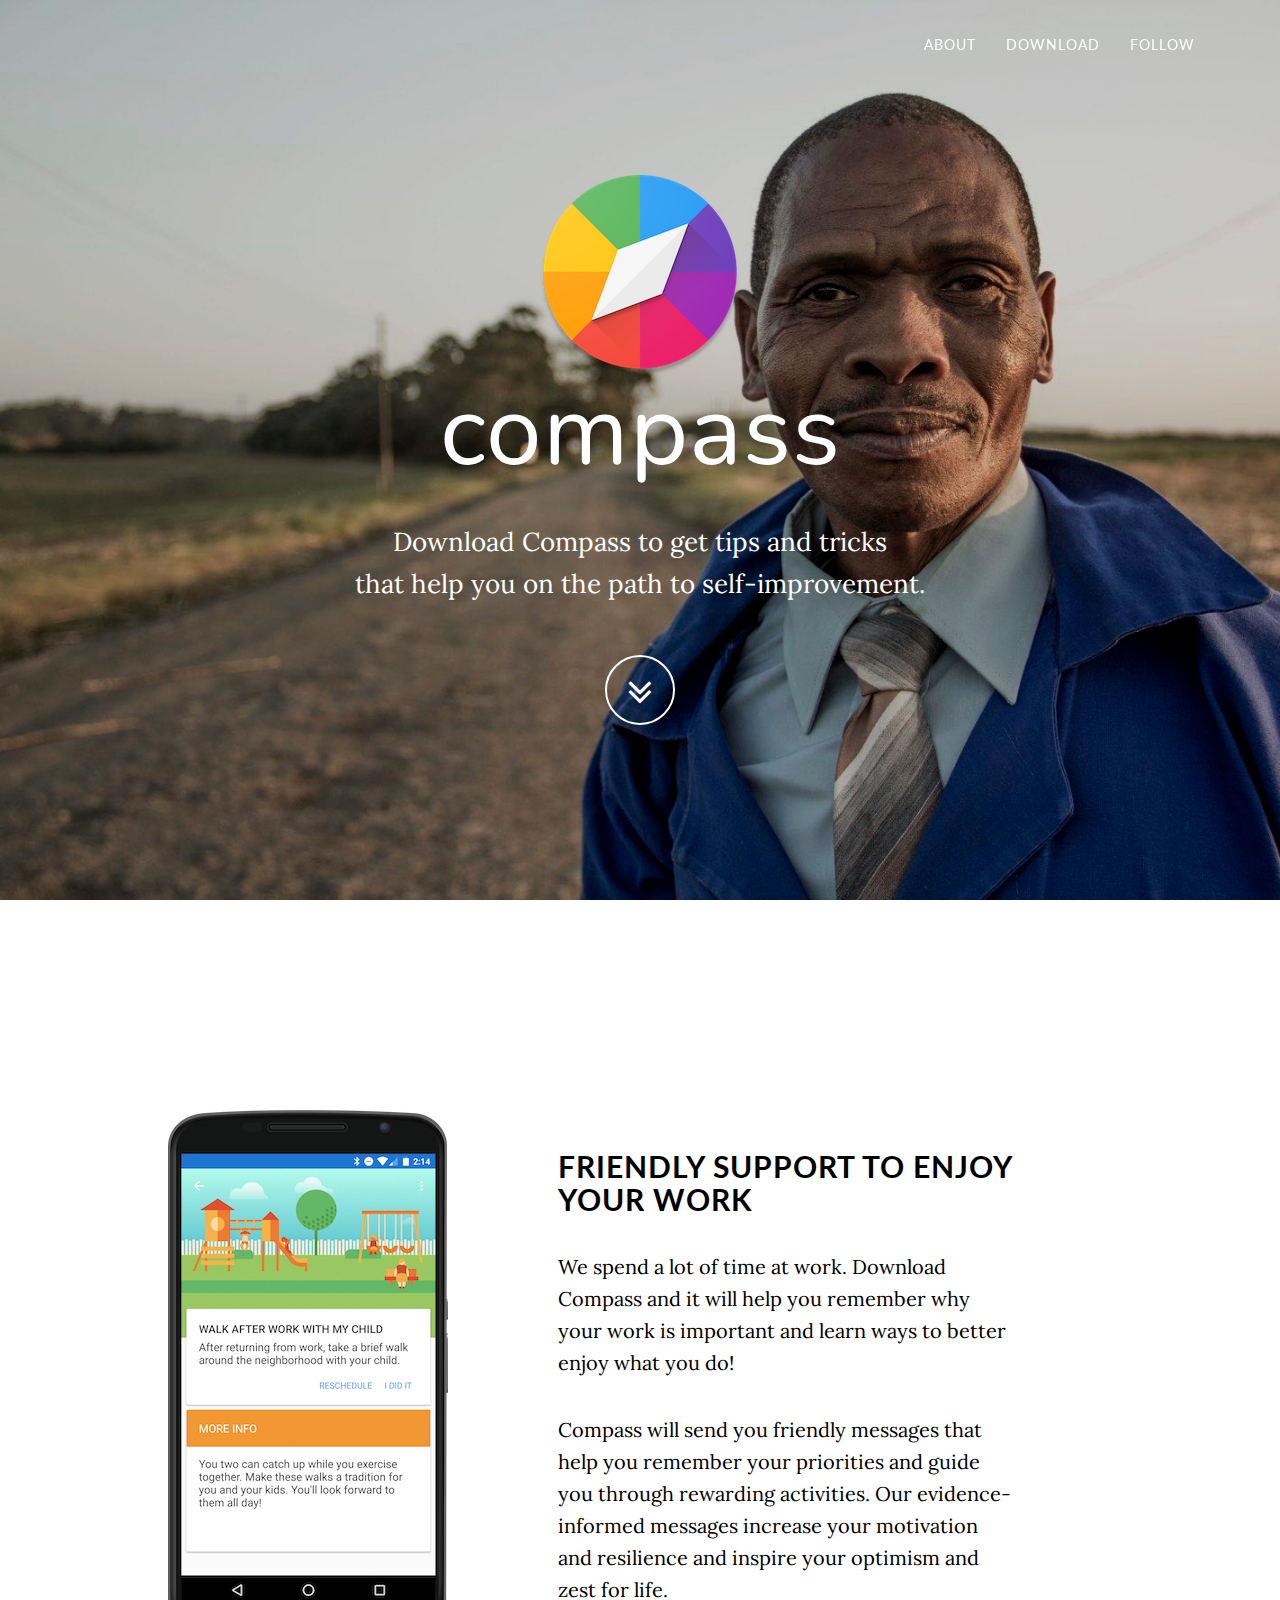
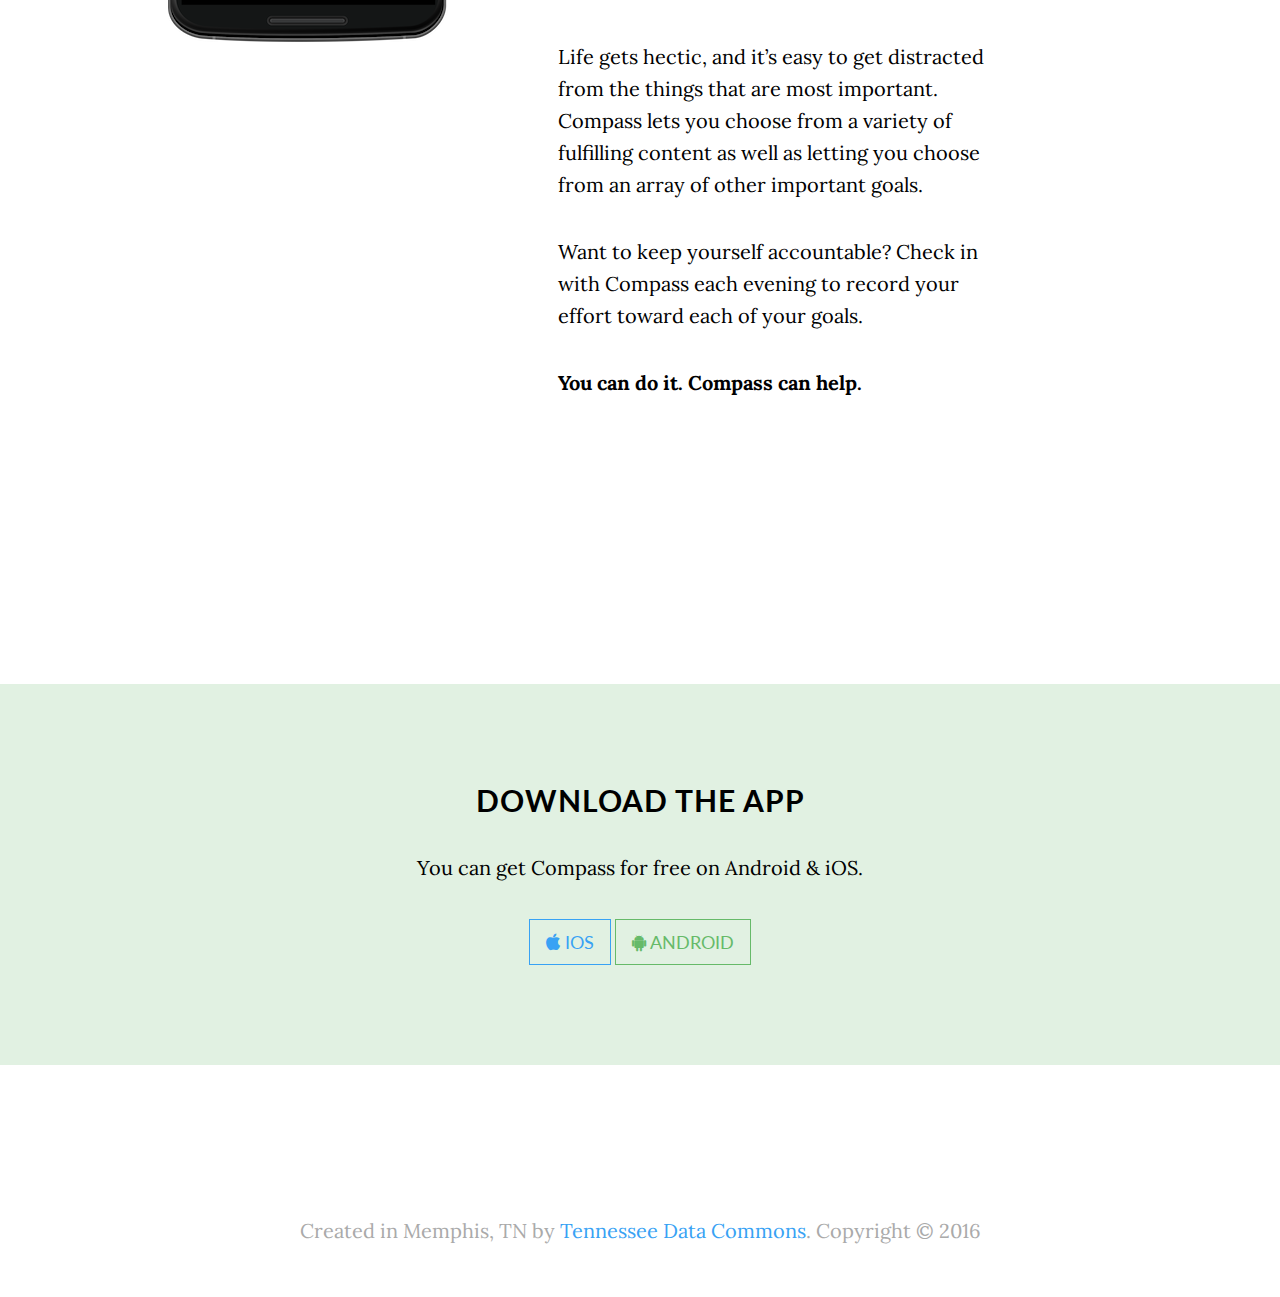
<file: enjoy-work.html>
<!DOCTYPE html>
<html lang="en">
<head>
    <meta charset="utf-8">
    <meta http-equiv="X-UA-Compatible" content="IE=edge">
    <meta name="viewport" content="width=device-width, initial-scale=1">
    <meta name="description" content="Enjoy your work with Compass: a friendly, encouraging voice that helps you reach your goals.">
    <meta name="author" content="Tennessee Data Commons">

    <title>Enjoy your Work with Compass</title>

    <link href="css/bootstrap.min.css" rel="stylesheet">
    <link href="css/grayscale.css" rel="stylesheet">

    <link href="font-awesome/css/font-awesome.min.css" rel="stylesheet" type="text/css">
    <link href="http://fonts.googleapis.com/css?family=Lora:400,700,400italic,700italic" rel="stylesheet" type="text/css">
    <link href="http://fonts.googleapis.com/css?family=Lato:400,700" rel="stylesheet" type="text/css">
    <link href="http://fonts.googleapis.com/css?family=Nunito:400" rel="stylesheet" type="text/css">
    <!-- HTML5 Shim & Respond.js: IE8 support for HTML5 and media queries -->
    <!--[if lt IE 9]>
    <script src="https://oss.maxcdn.com/libs/html5shiv/3.7.0/html5shiv.js"></script>
    <script src="https://oss.maxcdn.com/libs/respond.js/1.4.2/respond.min.js"></script>
    <![endif]-->
<script>
  (function(i,s,o,g,r,a,m){i['GoogleAnalyticsObject']=r;i[r]=i[r]||function(){
  (i[r].q=i[r].q||[]).push(arguments)},i[r].l=1*new Date();a=s.createElement(o),
  m=s.getElementsByTagName(o)[0];a.async=1;a.src=g;m.parentNode.insertBefore(a,m)
  })(window,document,'script','https://www.google-analytics.com/analytics.js','ga');

  ga('create', 'UA-58838013-2', 'auto');
  ga('send', 'pageview');

</script>
</head>

<body id="page-top" data-spy="scroll" data-target=".navbar-fixed-top">

    <nav class="navbar navbar-custom navbar-fixed-top" role="navigation">
        <div class="container">
            <div class="navbar-header">
                <button type="button" class="navbar-toggle" data-toggle="collapse" data-target=".navbar-main-collapse">
                    <i class="fa fa-bars"></i>
                </button>
                <a class="navbar-brand page-scroll" href="#page-top">
                  <!-- LOGO -->
                  <img id="logo" src="img/compass-logo-small.png" alt="Compass">
                </a>
            </div>

            <!-- Collect the nav links, forms, and other content for toggling -->
            <div class="collapse navbar-collapse navbar-right navbar-main-collapse">
                <ul class="nav navbar-nav">
                    <!-- Hidden li included to remove active class from about link when scrolled up past about section -->
                    <li class="hidden">
                        <a href="#page-top"></a>
                    </li>
                    <li>
                        <a class="page-scroll" href="/#about">About</a>
                    </li>
                    <li>
                        <a class="page-scroll" href="#download">Download</a>
                    </li>
                    <li>
                        <a class="page-scroll" href="/#follow">Follow</a>
                    </li>
                </ul>
            </div>
            <!-- /.navbar-collapse -->
        </div>
        <!-- /.container -->
    </nav>

    <!-- Intro Header -->
    <header class="intro work">
        <div class="intro-body">
            <div class="container">
                <div class="row">
                    <div class="col-md-8 col-md-offset-2">
                      <img src="img/logo-mark.png">
                        <h1 class="brand-heading">compass</h1>
                        <p class="intro-text">
                        Download Compass to get tips and tricks<br>
                        that help you on the path to self-improvement.</p>
                        <a href="#about" class="btn btn-circle page-scroll">
                            <i class="fa fa-angle-double-down animated"></i>
                        </a>
                    </div>
                </div>
            </div>
        </div>
    </header>

    <!-- About Section -->
    <section id="about" class="container content-section">
        <div class="row">
            <div class="col-lg-3 col-lg-offset-1">
              <img src="img/Compass-Nexus-6.png"
                   alt="Compass Screenshot"
                   class="screenshot">
            </div>
            <div class="col-lg-5 col-lg-offset-1">
              <h2>Friendly support to enjoy your work</h2>
              <p>We spend a lot of time at work. Download Compass and it will
              help you remember why your work is important and learn ways to
              better enjoy what you do!</p>
              <p>Compass will send you friendly messages that help you remember
              your priorities and guide you through rewarding activities. Our
              evidence-informed messages increase your motivation and
              resilience and inspire your optimism and zest for life.</p>
              <p>Life gets hectic, and it’s easy to get distracted from the
              things that are most important. Compass lets you choose from a
              variety of fulfilling content as well as letting you choose from
              an array  of other important goals. </p>
              <p>Want to keep yourself accountable? Check in with Compass
              each evening to record your effort toward each of your goals.</p>
              <p><strong>You can do it. Compass can help.</strong></p>
            </div>
        </div>
    </section>

    <!-- Download Section -->
    <section id="download" class="content-section text-center">
        <div class="download-section solid green">
            <div class="container">
                <div class="col-lg-8 col-lg-offset-2">
                    <h2>Download the app</h2>
                    <p>You can get Compass for free on Android &amp; iOS.</p>
                    <a class="btn btn-default btn-lg"
                       id="download-ios"
                       data-value="1"
                       href="https://itunes.apple.com/WebObjects/MZStore.woa/wa/viewSoftware?id=1114930079&mt=8">
                      <i class="fa fa-apple"></i> iOS
                    </a>
                    <a class="btn btn-default btn-lg btn-green"
                       id="download-android"
                       data-value="1"
                       href="https://play.google.com/store/apps/details?id=org.tndata.android.compass">
                      <i class="fa fa-android"></i> Android
                    </a>
                </div>
            </div>
        </div>
    </section>

    <footer>
        <div class="container text-center">
            <p>Created in Memphis, TN by
              <a href="http://tndata.org">Tennessee Data Commons</a>.
              Copyright &copy; 2016</p>
        </div>
    </footer>

    <script src="js/jquery.js"></script>
    <script src="js/bootstrap.min.js"></script>
    <script src="js/jquery.easing.min.js"></script>
    <script src="js/grayscale.js"></script>
</body>
</html>
</file>
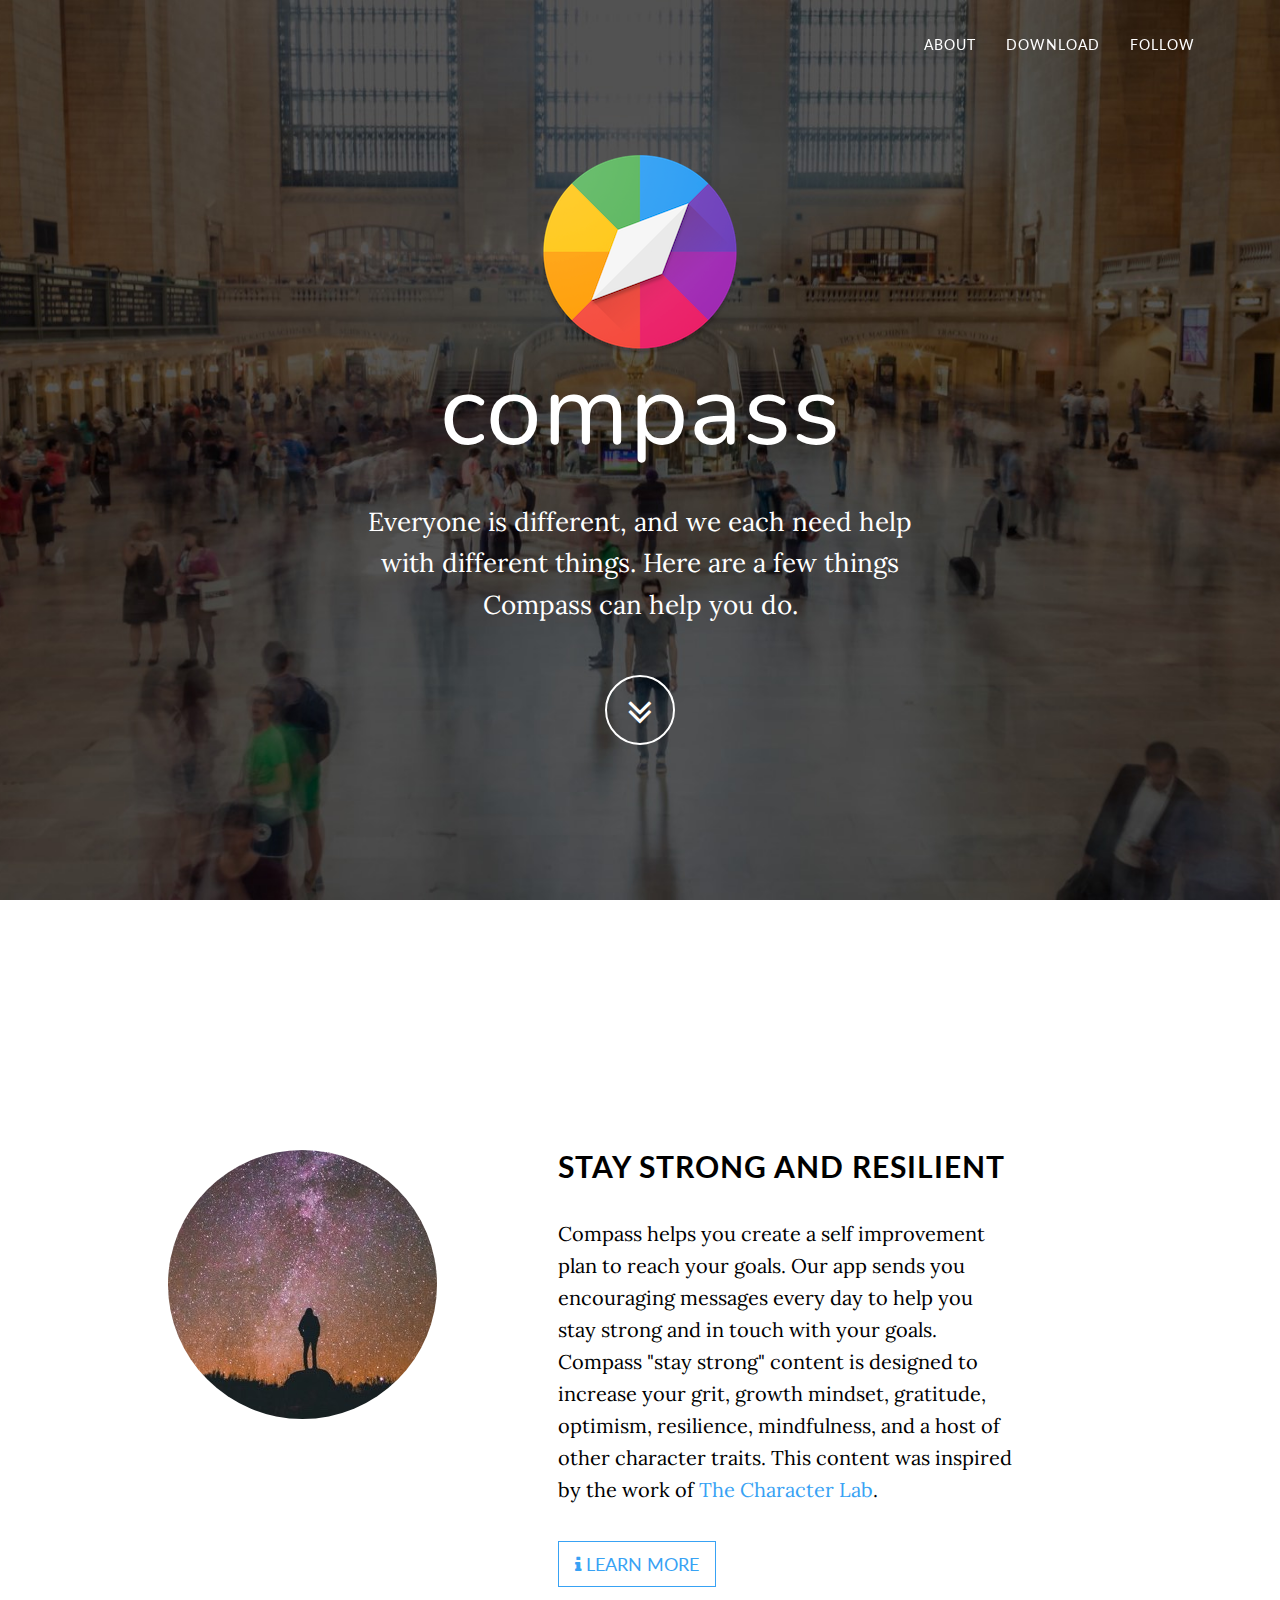
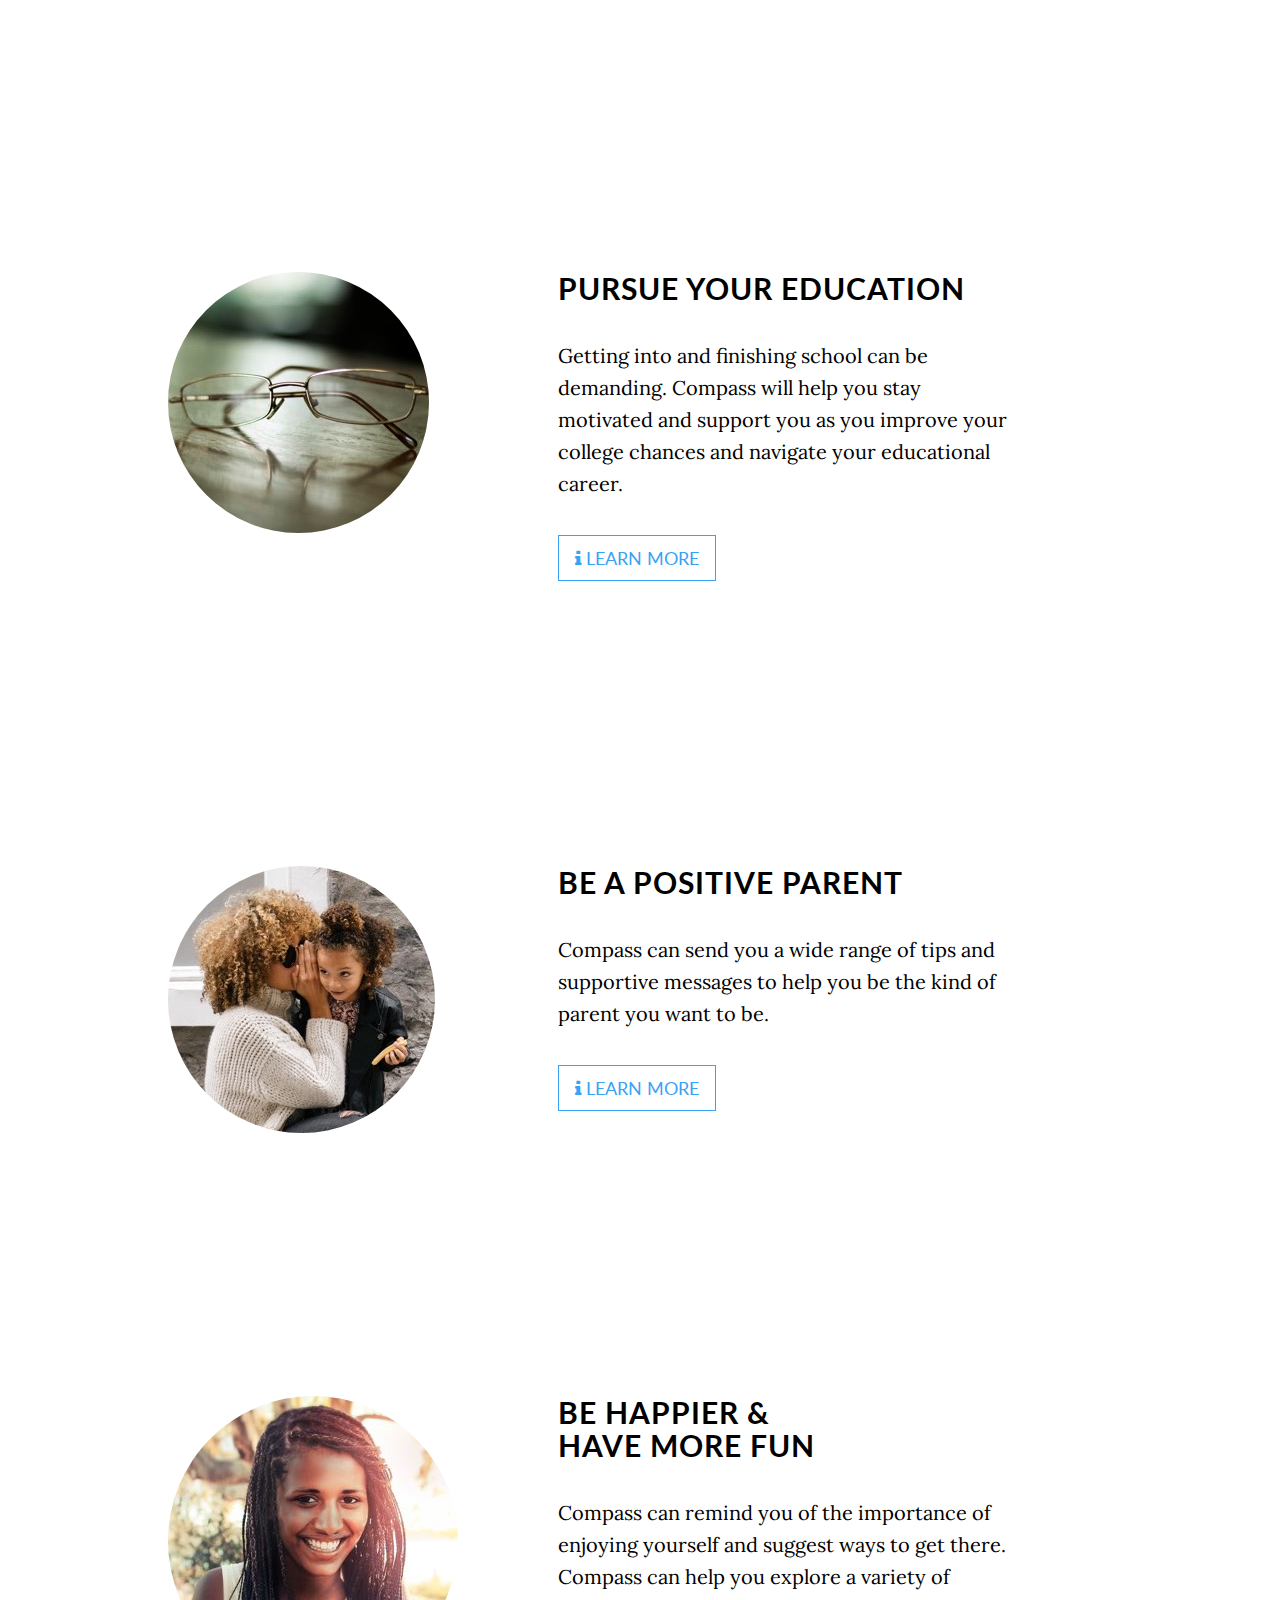
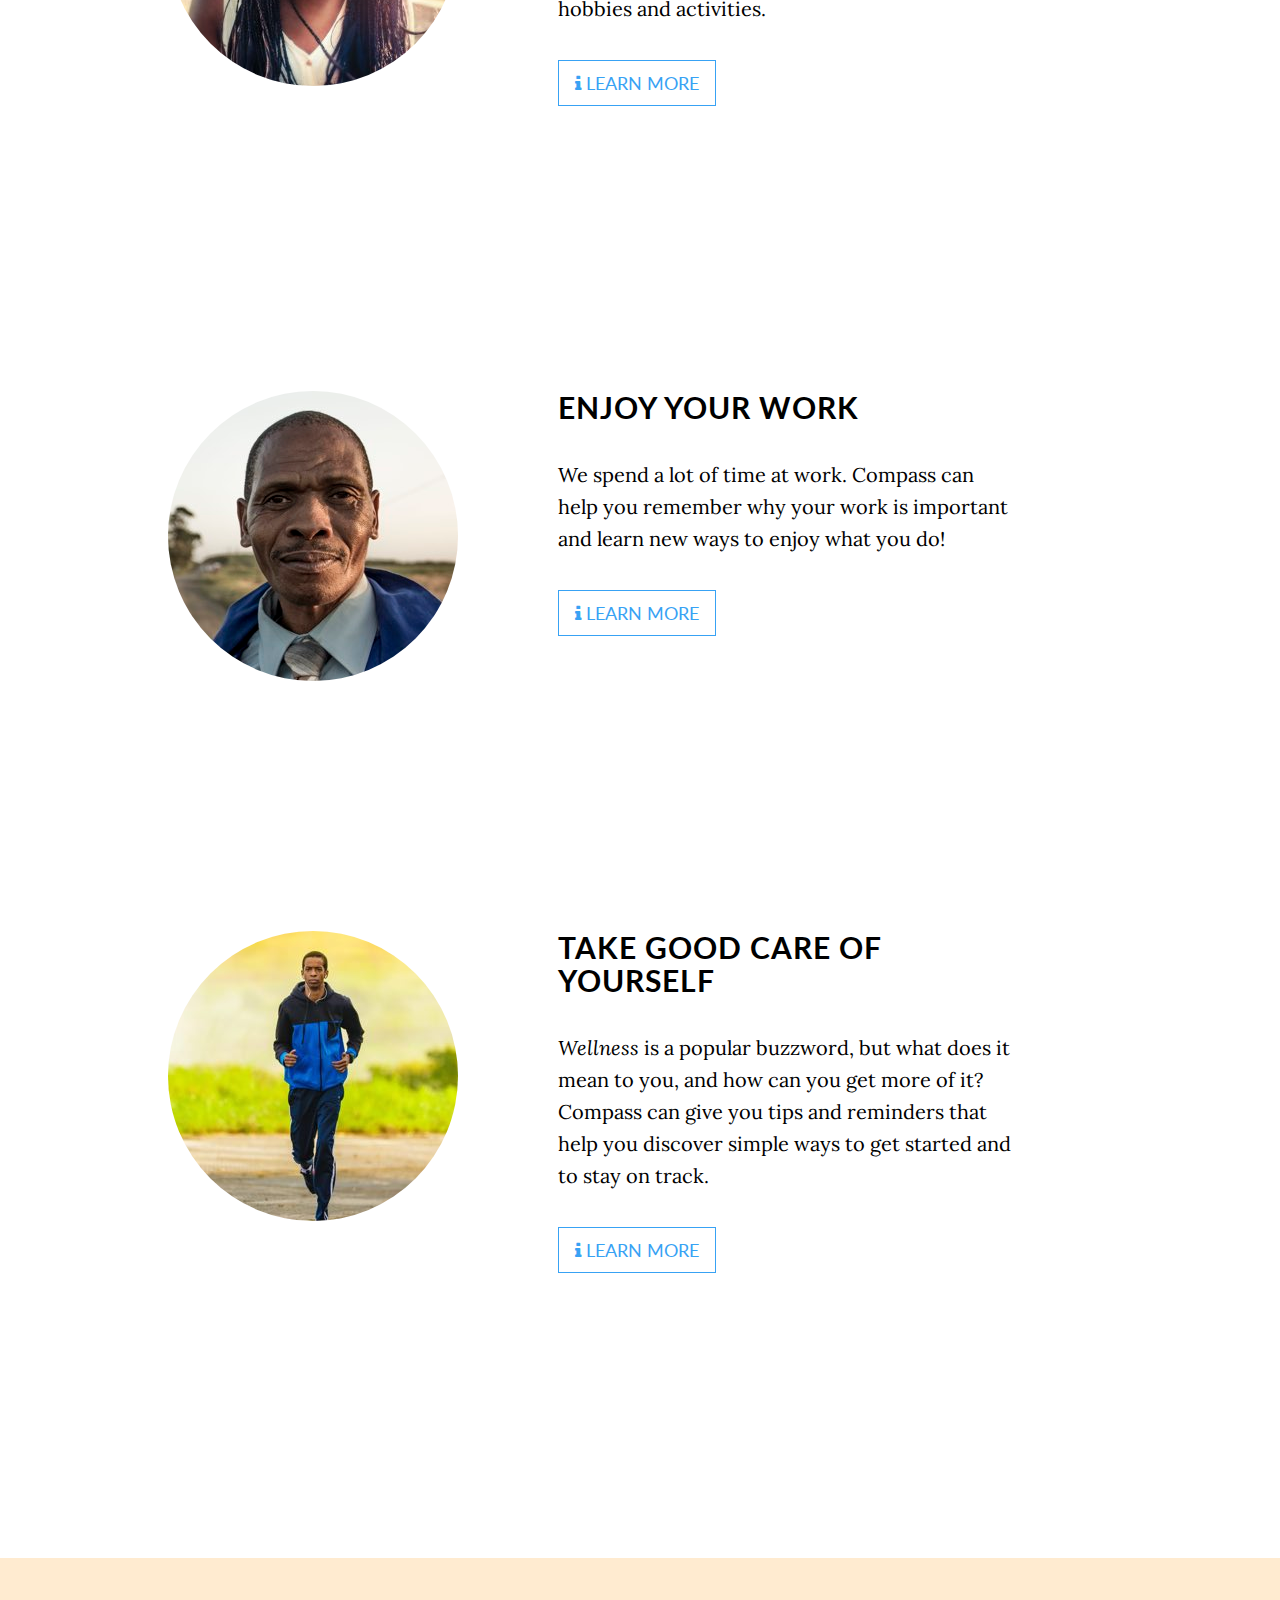
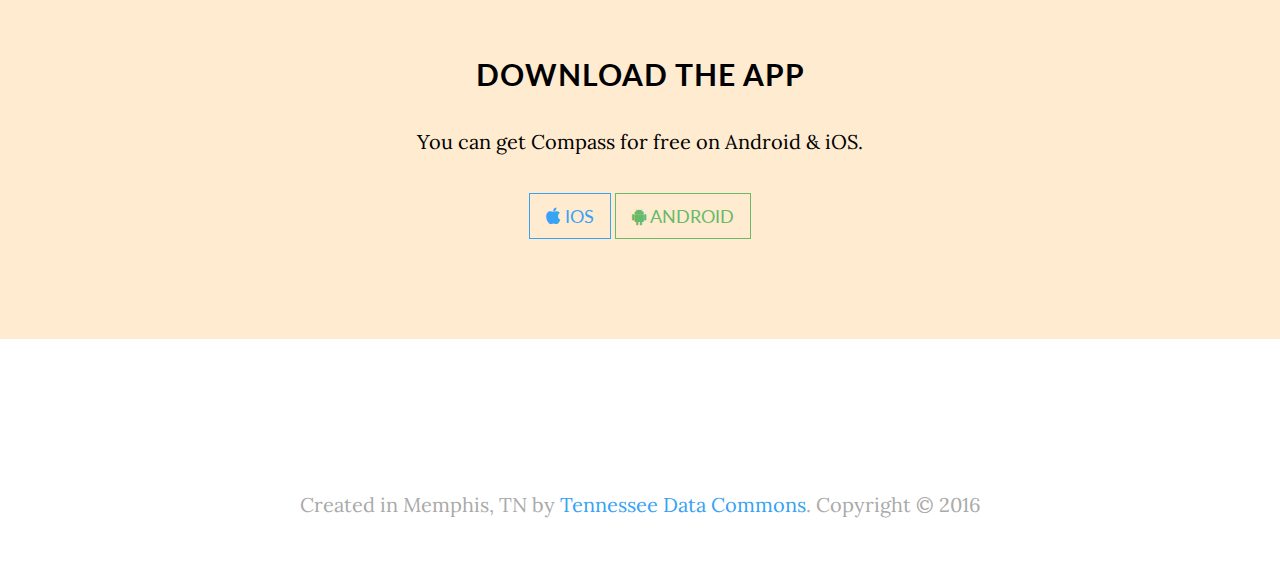
<file: how-we-can-help.html>
<!DOCTYPE html>
<html lang="en">
<head>
    <meta charset="utf-8">
    <meta http-equiv="X-UA-Compatible" content="IE=edge">
    <meta name="viewport" content="width=device-width, initial-scale=1">
    <meta name="description" content="Compass is a friendly, encouraging voice that helps you reach your goals, in a number of ways. Here are just a few.">
    <meta name="author" content="Tennessee Data Commons">

    <title>How we can help</title>

    <link href="css/bootstrap.min.css" rel="stylesheet">
    <link href="css/grayscale.css" rel="stylesheet">

    <link href="font-awesome/css/font-awesome.min.css" rel="stylesheet" type="text/css">
    <link href="http://fonts.googleapis.com/css?family=Lora:400,700,400italic,700italic" rel="stylesheet" type="text/css">
    <link href="http://fonts.googleapis.com/css?family=Lato:400,700" rel="stylesheet" type="text/css">
    <link href="http://fonts.googleapis.com/css?family=Nunito:400" rel="stylesheet" type="text/css">
    <!-- HTML5 Shim & Respond.js: IE8 support for HTML5 and media queries -->
    <!--[if lt IE 9]>
    <script src="https://oss.maxcdn.com/libs/html5shiv/3.7.0/html5shiv.js"></script>
    <script src="https://oss.maxcdn.com/libs/respond.js/1.4.2/respond.min.js"></script>
    <![endif]-->
<script>
  (function(i,s,o,g,r,a,m){i['GoogleAnalyticsObject']=r;i[r]=i[r]||function(){
  (i[r].q=i[r].q||[]).push(arguments)},i[r].l=1*new Date();a=s.createElement(o),
  m=s.getElementsByTagName(o)[0];a.async=1;a.src=g;m.parentNode.insertBefore(a,m)
  })(window,document,'script','https://www.google-analytics.com/analytics.js','ga');

  ga('create', 'UA-58838013-2', 'auto');
  ga('send', 'pageview');

</script>
</head>

<body id="page-top" data-spy="scroll" data-target=".navbar-fixed-top">

    <nav class="navbar navbar-custom navbar-fixed-top" role="navigation">
        <div class="container">
            <div class="navbar-header">
                <button type="button" class="navbar-toggle" data-toggle="collapse" data-target=".navbar-main-collapse">
                    <i class="fa fa-bars"></i>
                </button>
                <a class="navbar-brand page-scroll" href="#page-top">
                  <!-- LOGO -->
                  <img id="logo" src="img/compass-logo-small.png" alt="Compass">
                </a>
            </div>

            <!-- Collect the nav links, forms, and other content for toggling -->
            <div class="collapse navbar-collapse navbar-right navbar-main-collapse">
                <ul class="nav navbar-nav">
                    <!-- Hidden li included to remove active class from about link when scrolled up past about section -->
                    <li class="hidden">
                        <a href="/"></a>
                    </li>
                    <li>
                        <a class="page-scroll" href="/#about">About</a>
                    </li>
                    <li>
                        <a class="page-scroll" href="#download">Download</a>
                    </li>
                    <li>
                        <a class="page-scroll" href="/#follow">Follow</a>
                    </li>
                </ul>
            </div>
            <!-- /.navbar-collapse -->
        </div>
        <!-- /.container -->
    </nav>

    <!-- Intro Header -->
    <header class="intro station">
        <div class="intro-body">
            <div class="container">
                <div class="row">
                    <div class="col-md-8 col-md-offset-2">
                      <img src="img/logo-mark.png">
                        <h1 class="brand-heading">compass</h1>
                        <p class="intro-text">
                        Everyone is different, and we each need help<br/>
                        with different things. Here are a few things<br/>
                        Compass can help you do.
                        </p>
                        <a href="#stay-strong" class="btn btn-circle page-scroll">
                            <i class="fa fa-angle-double-down animated"></i>
                        </a>
                    </div>
                </div>
            </div>
        </div>
    </header>

    <!-- About Section -->
    <section id="stay-strong" class="container content-section">
        <div class="row">
            <div class="col-lg-3 col-lg-offset-1">
              <img src="img/stargazer-small.jpg"
                   alt="Person gazing at the stars"
                   class="img-circle">
            </div>
            <div class="col-lg-5 col-lg-offset-1">
              <h2>Stay strong and resilient</h2>
              <p>
              Compass helps you create a self improvement plan to reach your
              goals. Our app sends you encouraging messages every day to help
              you stay strong and in touch with your goals. Compass "stay strong"
              content is designed to increase your grit, growth mindset,
              gratitude, optimism, resilience, mindfulness, and a host of other
              character traits. This content was inspired by the work of
              <a href="https://characterlab.org/" target="_blank">The Character Lab</a>.
              </p>
              <p><a href="stay-strong.html" class="btn btn-default btn-lg">
                  <i class="fa fa-info"></i> Learn More</a></p>
            </div>
        </div>
    </section>


    <!-- About Section -->
    <section id="education" class="container content-section">
        <div class="row">
            <div class="col-lg-3 col-lg-offset-1">
              <img src="img/glasses-small.jpg"
                   alt="Glasses on a table"
                   class="img-circle">
            </div>
            <div class="col-lg-5 col-lg-offset-1">
              <h2>Pursue your education</h2>
              <p>Getting into and finishing school can be demanding. Compass
              will help you stay motivated and support you as you improve
              your college chances and navigate your educational career. </p>
              <p><a href="education.html" class="btn btn-default btn-lg">
                <i class="fa fa-info"></i> Learn More</a></p>
            </div>
        </div>
    </section>

    <!-- About Section -->
    <section id="parenting" class="container content-section">
        <div class="row">
            <div class="col-lg-3 col-lg-offset-1">
              <img src="img/whisper-small.jpg"
                   alt="Woman whispering to a child"
                   class="img-circle">
            </div>
            <div class="col-lg-5 col-lg-offset-1">
              <h2>Be a positive parent</h2>
              <p>Compass can send you a wide range of tips and supportive
              messages to help you be the kind of parent you want to be.</p>

              <p><a href="parenting.html" class="btn btn-default btn-lg">
                <i class="fa fa-info"></i> Learn More</a></p>
            </div>
        </div>
    </section>

    <!-- About Section -->
    <!--
    -->
    <section id="be-happy" class="container content-section">
        <div class="row">
            <div class="col-lg-3 col-lg-offset-1">
              <img src="img/be-happy-small.jpg"
                   alt="Smiling girl"
                   class="img-circle">
            </div>
            <div class="col-lg-5 col-lg-offset-1">
              <h2>Be happier &amp;<br/>have more fun</h2>
              <p>Compass can remind you of the importance of enjoying yourself
              and suggest ways to get there. Compass can help you explore a
              variety of hobbies and activities. </p>

              <p><a href="be-happy.html" class="btn btn-default btn-lg">
                <i class="fa fa-info"></i> Learn More</a></p>
            </div>
        </div>
    </section>

    <section id="enjoy-work" class="container content-section">
        <div class="row">
            <div class="col-lg-3 col-lg-offset-1">
              <img src="img/enjoy-work-small.jpg"
                   alt="Smiling man in a suit"
                   class="img-circle">
            </div>
            <div class="col-lg-5 col-lg-offset-1">
              <h2>Enjoy your work</h2>
              <p>We spend a lot of time at work. Compass can help you remember
              why your work is important and learn new ways to enjoy what
              you do!</p>
              <p><a href="enjoy-work.html" class="btn btn-default btn-lg">
                <i class="fa fa-info"></i> Learn More</a></p>
            </div>
        </div>
    </section>

    <section id="wellness" class="container content-section">
        <div class="row">
            <div class="col-lg-3 col-lg-offset-1">
              <img src="img/wellness-small.jpg"
                   alt="Man jogging"
                   class="img-circle">
            </div>
            <div class="col-lg-5 col-lg-offset-1">
              <h2>Take good care of yourself</h2>
              <p><em>Wellness</em> is a popular buzzword, but what does it mean
              to you, and how can you get more of it? Compass can give you tips
              and reminders that help you discover simple ways to get started
              and to stay on track. </p>
              <p><a href="wellness.html" class="btn btn-default btn-lg">
                <i class="fa fa-info"></i> Learn More</a></p>
            </div>
        </div>
    </section>

    <!-- Download Section -->
    <section id="download" class="content-section text-center">
        <div class="download-section solid orange">
            <div class="container">
                <div class="col-lg-8 col-lg-offset-2">
                    <h2>Download the app</h2>
                    <p>You can get Compass for free on Android &amp; iOS.</p>
                    <a class="btn btn-default btn-lg"
                       id="download-ios"
                       data-value="1"
                       href="https://itunes.apple.com/WebObjects/MZStore.woa/wa/viewSoftware?id=1114930079&mt=8">
                      <i class="fa fa-apple"></i> iOS
                    </a>
                    <a class="btn btn-default btn-lg btn-green"
                       id="download-android"
                       data-value="1"
                       href="https://play.google.com/store/apps/details?id=org.tndata.android.compass">
                      <i class="fa fa-android"></i> Android
                    </a>
                </div>
            </div>
        </div>
    </section>


    <footer>
        <div class="container text-center">
            <p>Created in Memphis, TN by
              <a href="http://tndata.org">Tennessee Data Commons</a>.
              Copyright &copy; 2016</p>
        </div>
    </footer>

    <script src="js/jquery.js"></script>
    <script src="js/bootstrap.min.js"></script>
    <script src="js/jquery.easing.min.js"></script>
    <script src="js/grayscale.js"></script>
</body>
</html>
</file>
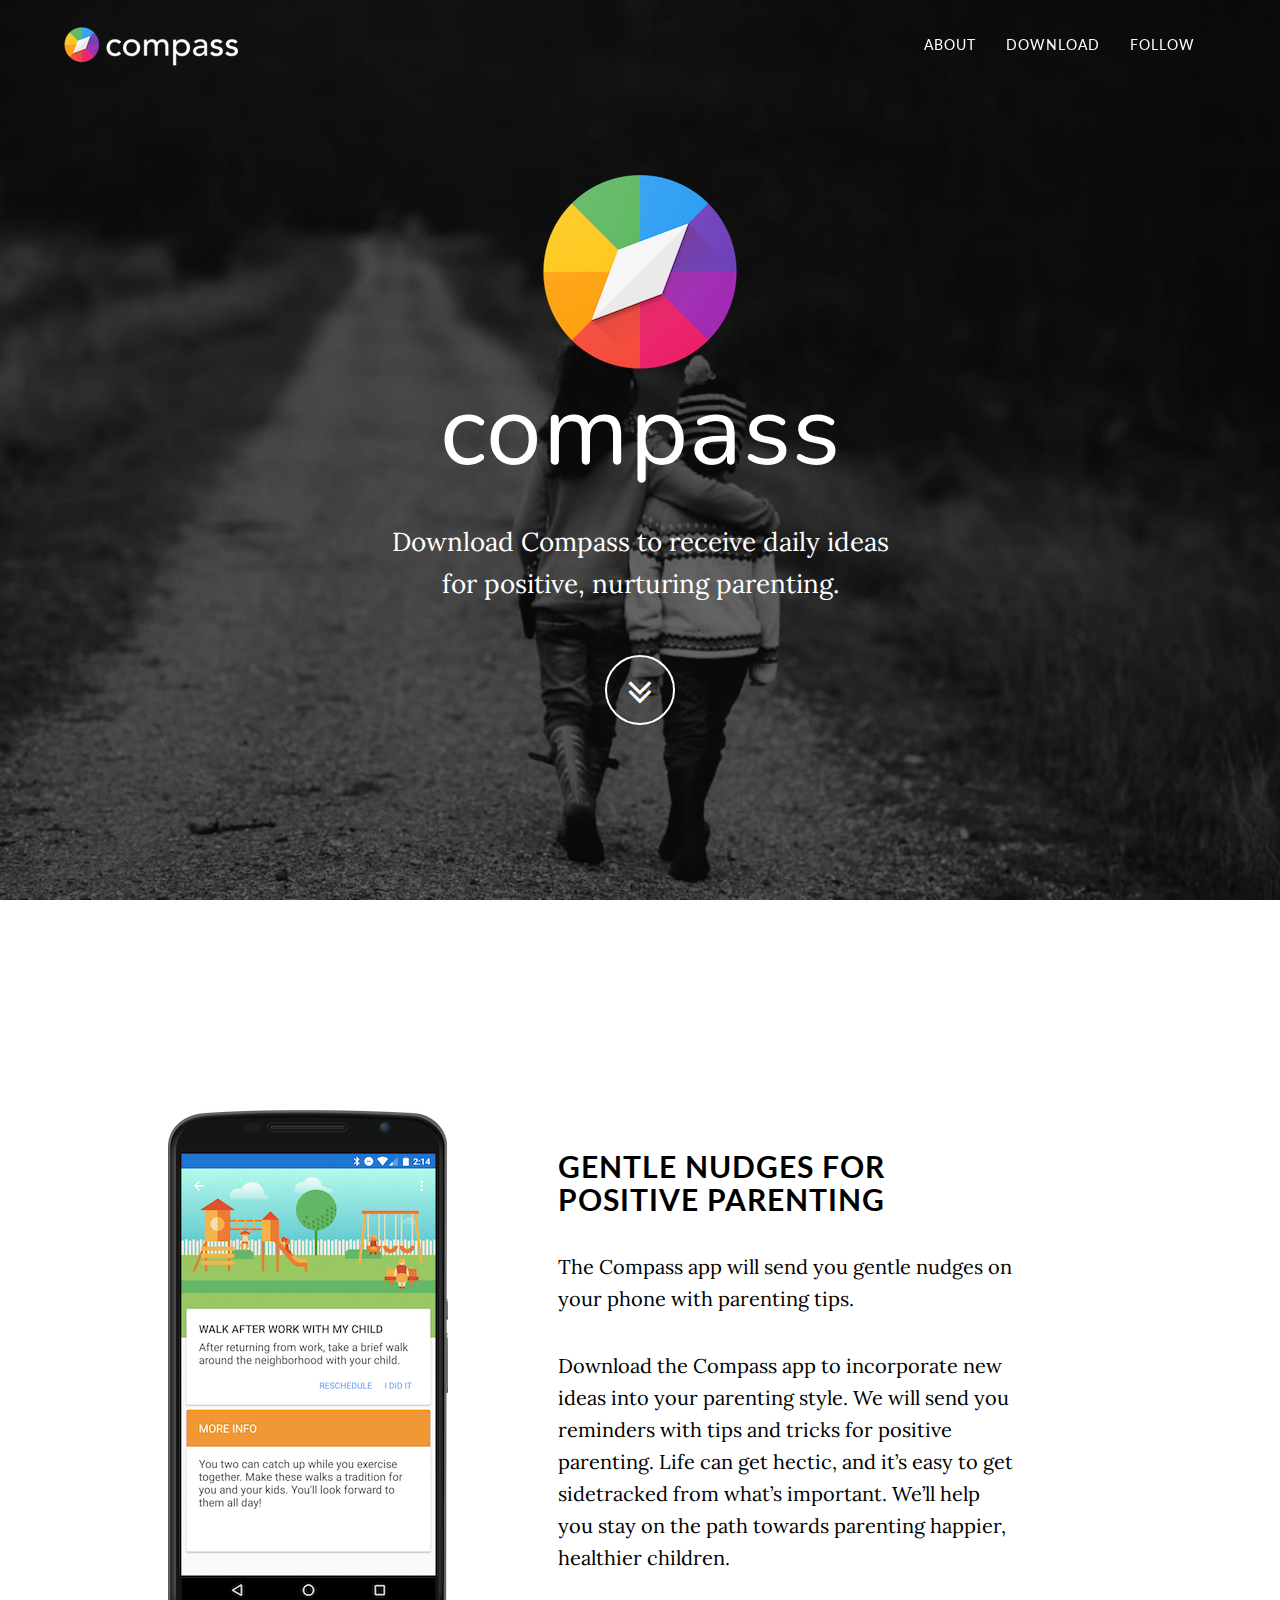
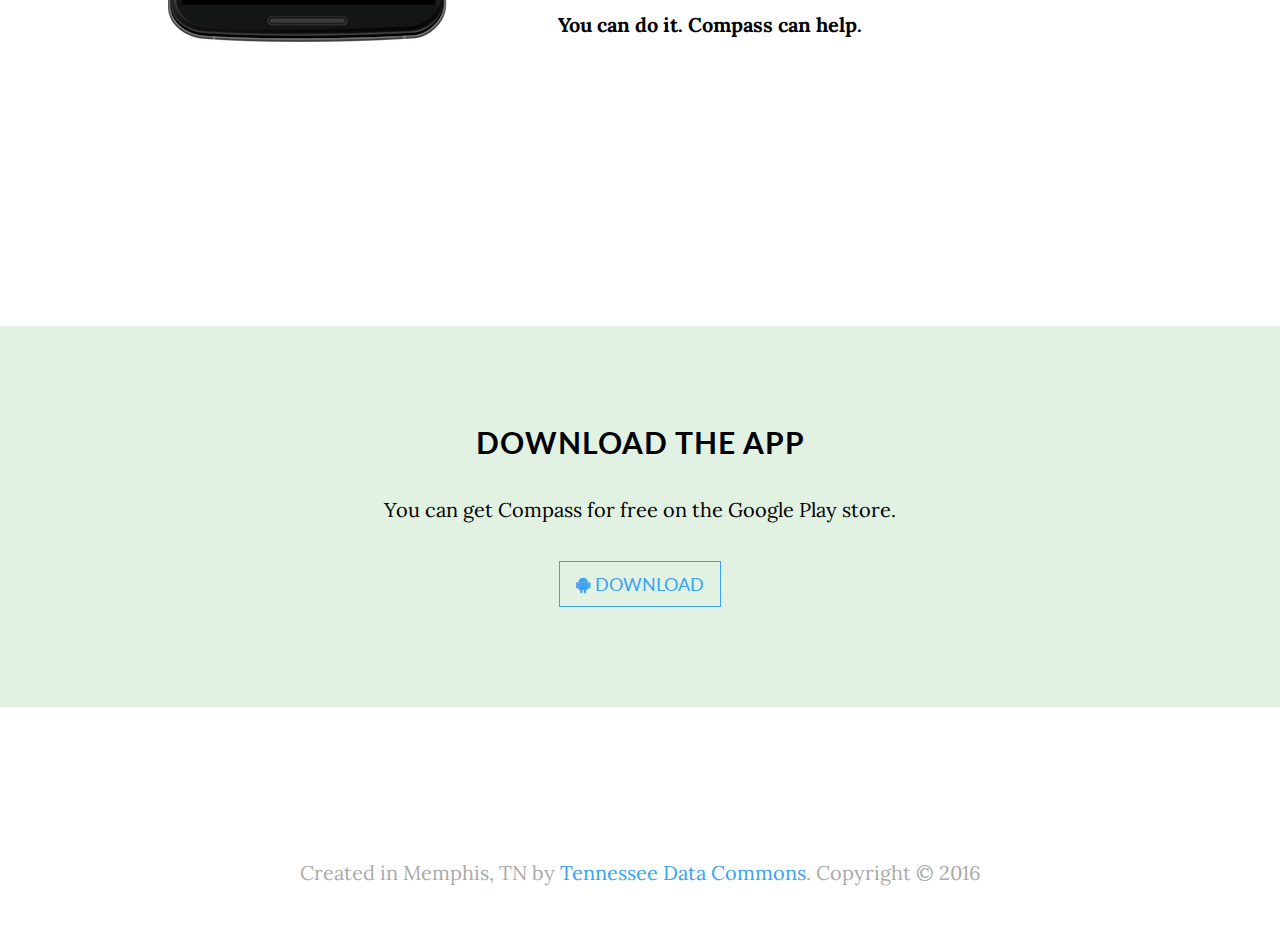
<file: nurturing-parenting.html>
<!DOCTYPE html>
<html lang="en">

<head>

    <meta charset="utf-8">
    <meta http-equiv="X-UA-Compatible" content="IE=edge">
    <meta name="viewport" content="width=device-width, initial-scale=1">
    <meta name="description" content="Download Compass to receive daily ideas for positive, nurturing parenting.">
    <meta name="author" content="Tennessee Data Commons">

    <title>Nurturing Parenting</title>

    <link href="css/bootstrap.min.css" rel="stylesheet">
    <link href="css/grayscale.css" rel="stylesheet">

    <link href="font-awesome/css/font-awesome.min.css" rel="stylesheet" type="text/css">
    <link href="http://fonts.googleapis.com/css?family=Lora:400,700,400italic,700italic" rel="stylesheet" type="text/css">
    <link href="http://fonts.googleapis.com/css?family=Lato:400,700" rel="stylesheet" type="text/css">
    <link href="http://fonts.googleapis.com/css?family=Nunito:400" rel="stylesheet" type="text/css">
    <!-- HTML5 Shim & Respond.js: IE8 support for HTML5 and media queries -->
    <!--[if lt IE 9]>
    <script src="https://oss.maxcdn.com/libs/html5shiv/3.7.0/html5shiv.js"></script>
    <script src="https://oss.maxcdn.com/libs/respond.js/1.4.2/respond.min.js"></script>
    <![endif]-->
</head>

<body id="page-top" data-spy="scroll" data-target=".navbar-fixed-top">

    <nav class="navbar navbar-custom navbar-fixed-top" role="navigation">
        <div class="container">
            <div class="navbar-header">
                <button type="button" class="navbar-toggle" data-toggle="collapse" data-target=".navbar-main-collapse">
                    <i class="fa fa-bars"></i>
                </button>
                <a class="navbar-brand page-scroll" href="#page-top">
                  <!-- LOGO -->
                  <img src="img/compass-logo-small.png" alt="Compass">
                </a>
            </div>

            <!-- Collect the nav links, forms, and other content for toggling -->
            <div class="collapse navbar-collapse navbar-right navbar-main-collapse">
                <ul class="nav navbar-nav">
                    <!-- Hidden li included to remove active class from about link when scrolled up past about section -->
                    <li class="hidden">
                        <a href="#page-top"></a>
                    </li>
                    <li>
                        <a class="page-scroll" href="/#about">About</a>
                    </li>
                    <li>
                        <a class="page-scroll" href="#download">Download</a>
                    </li>
                    <li>
                        <a class="page-scroll" href="/#follow">Follow</a>
                    </li>
                </ul>
            </div>
            <!-- /.navbar-collapse -->
        </div>
        <!-- /.container -->
    </nav>

    <!-- Intro Header -->
    <header class="intro children">
        <div class="intro-body">
            <div class="container">
                <div class="row">
                    <div class="col-md-8 col-md-offset-2">
                      <img src="img/logo-mark.png">
                        <h1 class="brand-heading">compass</h1>
                        <p class="intro-text">
                          Download Compass to receive daily ideas<br>
                          for positive, nurturing parenting.</p>

                        <a href="#about" class="btn btn-circle page-scroll">
                            <i class="fa fa-angle-double-down animated"></i>
                        </a>
                    </div>
                </div>
            </div>
        </div>
    </header>

    <!-- About Section -->
    <section id="about" class="container content-section">
        <div class="row">
            <div class="col-lg-3 col-lg-offset-1">
              <img src="img/Compass-Nexus-6.png"
                   alt="Compass Screenshot"
                   class="screenshot">
            </div>
            <div class="col-lg-5 col-lg-offset-1">
            <h2>Gentle Nudges for positive parenting</h2>

<p>The Compass app will send you gentle nudges on your phone with parenting tips.</p>

<p>Download the Compass app to incorporate new ideas into your parenting style. We will send you reminders with tips and tricks for positive parenting. Life can get hectic, and it’s easy to get sidetracked from what’s important. We’ll help you stay on the path towards parenting happier, healthier children.</p>

              <p><strong>You can do it. Compass can help.</strong></p>
            </div>
        </div>
    </section>

    <!-- Download Section -->
    <section id="download" class="content-section text-center">
        <div class="download-section solid green">
            <div class="container">
                <div class="col-lg-8 col-lg-offset-2">
                    <h2>Download the app</h2>
                    <p>You can get Compass for free on the Google Play store.</p>
                    <a href="https://play.google.com/store/apps/details?id=org.tndata.android.compass" class="btn btn-default btn-lg">
                      <i class="fa fa-android"></i> Download
                    </a>
                </div>
            </div>
        </div>
    </section>

    <!-- Contact Section -->
    <!--
    <section id="follow" class="container content-section text-center">
        <div class="row">
            <div class="col-lg-8 col-lg-offset-2">
                <h2>Follow us</h2>
                <p>Join us as we continue to build &amp; improve this app,<br>and
                talk to us along the way.</p>
                <ul class="list-inline banner-social-buttons">
                    <li>
                        <a href="https://twitter.com/GetCompass901"
                           class="btn btn-default btn-lg">
                           <i class="fa fa-twitter fa-fw"></i>
                           <span class="network-name">GetCompass901</span></a>
                    </li>
                    <li>
                        <a href="mailto:connect@tndata.org"
                           class="btn btn-default btn-lg">
                           <i class="fa fa-envelope fa-fw"></i>
                           <span class="network-name">E-mail</span></a>
                    </li>
                </ul>
            </div>
        </div>
    </section>
    -->
    <footer>
        <div class="container text-center">
            <p>Created in Memphis, TN by
              <a href="http://tndata.org">Tennessee Data Commons</a>.
              Copyright &copy; 2016</p>
        </div>
    </footer>

    <script src="js/jquery.js"></script>
    <script src="js/bootstrap.min.js"></script>
    <script src="js/jquery.easing.min.js"></script>
    <script src="js/grayscale.js"></script>
<script>
  (function(i,s,o,g,r,a,m){i['GoogleAnalyticsObject']=r;i[r]=i[r]||function(){
  (i[r].q=i[r].q||[]).push(arguments)},i[r].l=1*new Date();a=s.createElement(o),
  m=s.getElementsByTagName(o)[0];a.async=1;a.src=g;m.parentNode.insertBefore(a,m)
  })(window,document,'script','//www.google-analytics.com/analytics.js','ga');

  ga('create', 'UA-58838013-2', 'auto');
  ga('send', 'pageview');

</script>
</body>
</html>
</file>
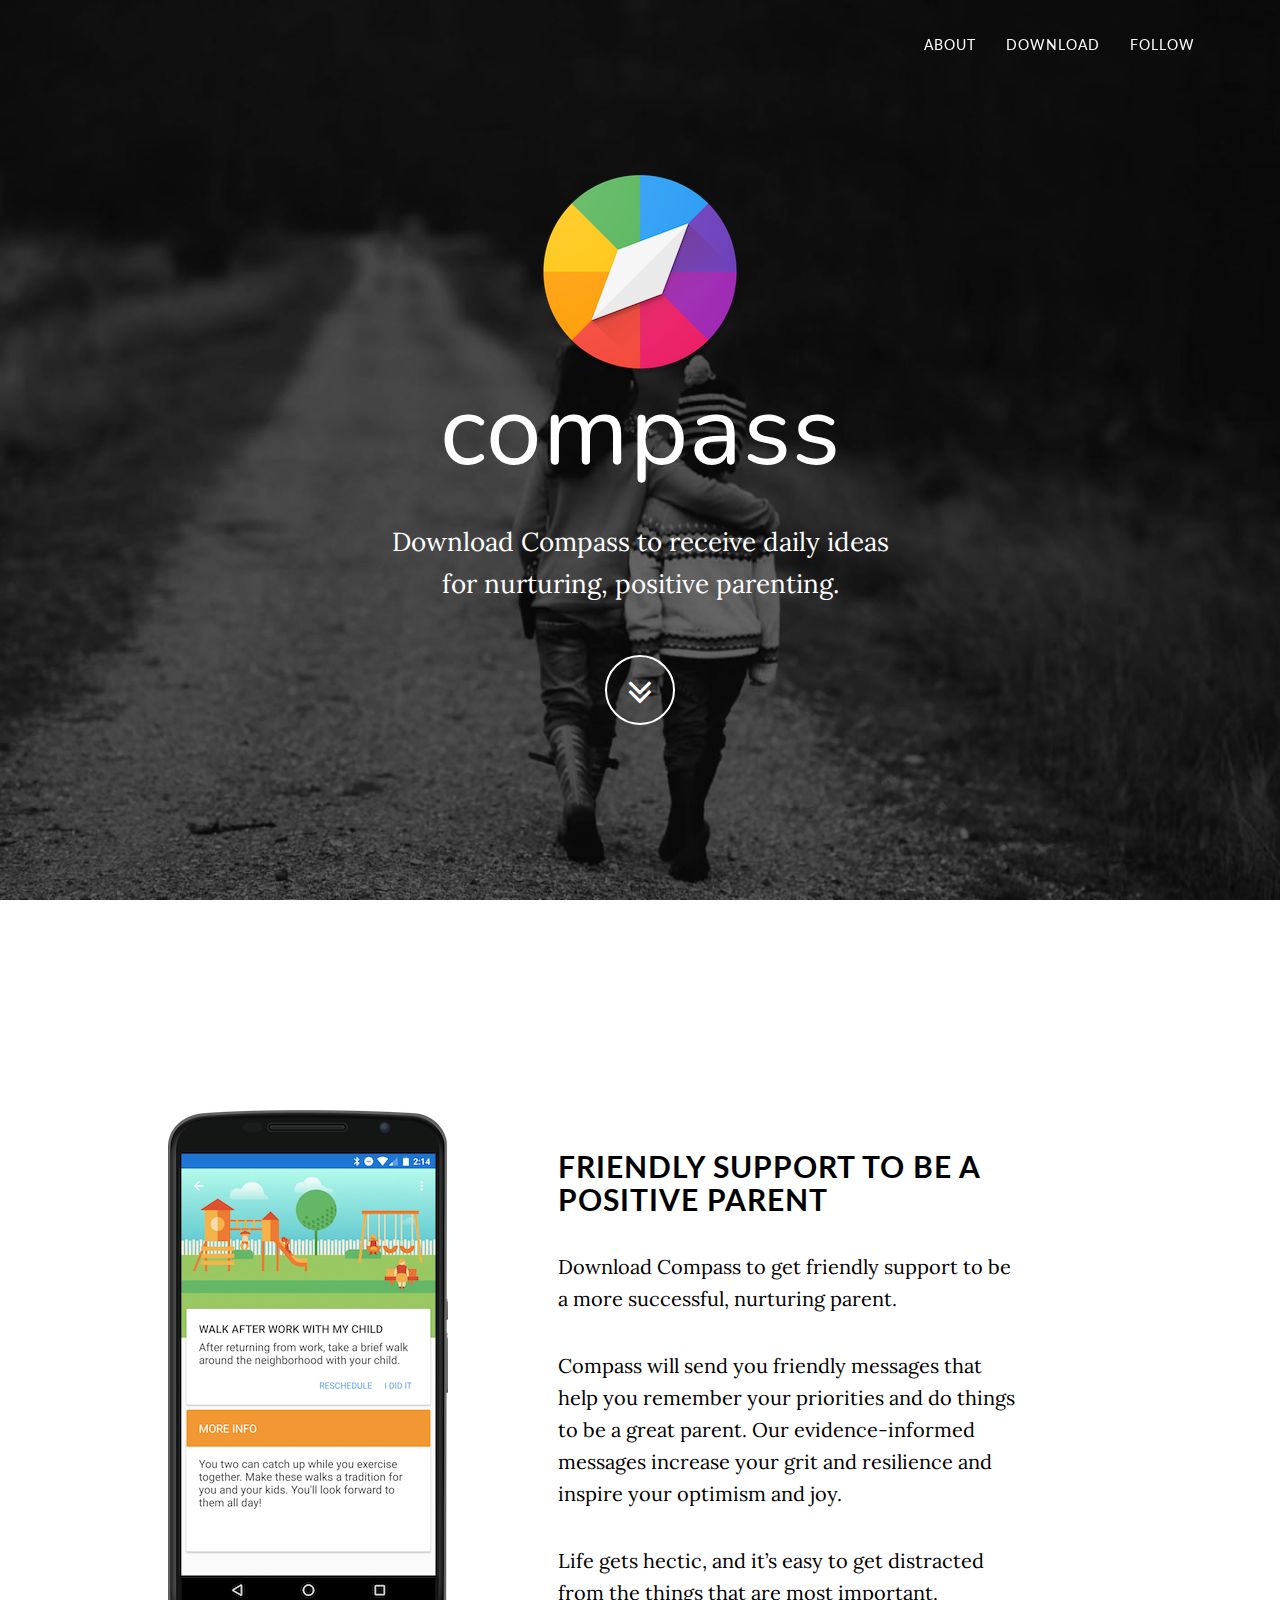
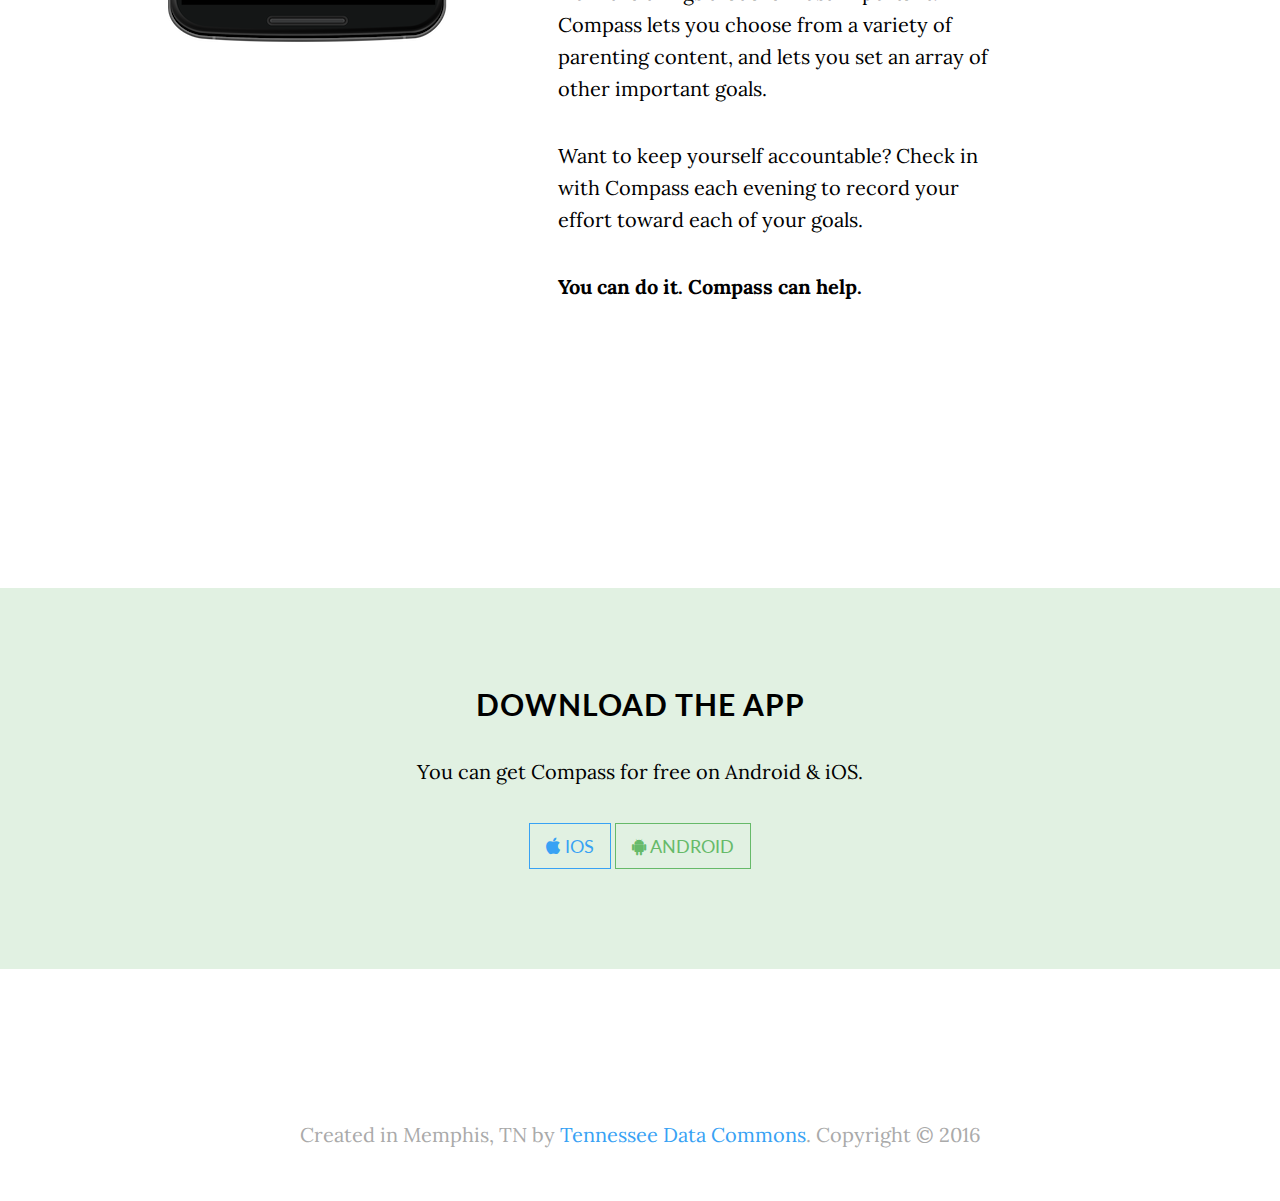
<file: parenting.html>
<!DOCTYPE html>
<html lang="en">

<head>

    <meta charset="utf-8">
    <meta http-equiv="X-UA-Compatible" content="IE=edge">
    <meta name="viewport" content="width=device-width, initial-scale=1">
    <meta name="description" content="Download Compass to receive daily ideas for positive parenting.">
    <meta name="author" content="Tennessee Data Commons">

    <title>Parenting Tips</title>

    <link href="css/bootstrap.min.css" rel="stylesheet">
    <link href="css/grayscale.css" rel="stylesheet">

    <link href="font-awesome/css/font-awesome.min.css" rel="stylesheet" type="text/css">
    <link href="http://fonts.googleapis.com/css?family=Lora:400,700,400italic,700italic" rel="stylesheet" type="text/css">
    <link href="http://fonts.googleapis.com/css?family=Lato:400,700" rel="stylesheet" type="text/css">
    <link href="http://fonts.googleapis.com/css?family=Nunito:400" rel="stylesheet" type="text/css">
    <!-- HTML5 Shim & Respond.js: IE8 support for HTML5 and media queries -->
    <!--[if lt IE 9]>
    <script src="https://oss.maxcdn.com/libs/html5shiv/3.7.0/html5shiv.js"></script>
    <script src="https://oss.maxcdn.com/libs/respond.js/1.4.2/respond.min.js"></script>
    <![endif]-->
<script>
  (function(i,s,o,g,r,a,m){i['GoogleAnalyticsObject']=r;i[r]=i[r]||function(){
  (i[r].q=i[r].q||[]).push(arguments)},i[r].l=1*new Date();a=s.createElement(o),
  m=s.getElementsByTagName(o)[0];a.async=1;a.src=g;m.parentNode.insertBefore(a,m)
  })(window,document,'script','https://www.google-analytics.com/analytics.js','ga');

  ga('create', 'UA-58838013-2', 'auto');
  ga('send', 'pageview');

</script>
</head>

<body id="page-top" data-spy="scroll" data-target=".navbar-fixed-top">

    <nav class="navbar navbar-custom navbar-fixed-top" role="navigation">
        <div class="container">
            <div class="navbar-header">
                <button type="button" class="navbar-toggle" data-toggle="collapse" data-target=".navbar-main-collapse">
                    <i class="fa fa-bars"></i>
                </button>
                <a class="navbar-brand page-scroll" href="#page-top">
                  <!-- LOGO -->
                  <img id="logo" src="img/compass-logo-small.png" alt="Compass">
                </a>
            </div>

            <!-- Collect the nav links, forms, and other content for toggling -->
            <div class="collapse navbar-collapse navbar-right navbar-main-collapse">
                <ul class="nav navbar-nav">
                    <!-- Hidden li included to remove active class from about link when scrolled up past about section -->
                    <li class="hidden">
                        <a href="#page-top"></a>
                    </li>
                    <li>
                        <a class="page-scroll" href="/#about">About</a>
                    </li>
                    <li>
                        <a class="page-scroll" href="#download">Download</a>
                    </li>
                    <li>
                        <a class="page-scroll" href="/#follow">Follow</a>
                    </li>
                </ul>
            </div>
            <!-- /.navbar-collapse -->
        </div>
        <!-- /.container -->
    </nav>

    <!-- Intro Header -->
    <header class="intro children">
        <div class="intro-body">
            <div class="container">
                <div class="row">
                    <div class="col-md-8 col-md-offset-2">
                      <img src="img/logo-mark.png">
                        <h1 class="brand-heading">compass</h1>
                        <p class="intro-text">
                          Download Compass to receive daily ideas<br>
                          for nurturing, positive parenting.</p>

                        <a href="#about" class="btn btn-circle page-scroll">
                            <i class="fa fa-angle-double-down animated"></i>
                        </a>
                    </div>
                </div>
            </div>
        </div>
    </header>

    <!-- About Section -->
    <section id="about" class="container content-section">
        <div class="row">
            <div class="col-lg-3 col-lg-offset-1">
              <img src="img/Compass-Nexus-6.png"
                   alt="Compass Screenshot"
                   class="screenshot">
            </div>
            <div class="col-lg-5 col-lg-offset-1">
              <h2>Friendly support to be a positive parent</h2>
              <p>Download Compass to get friendly support to be a more
              successful, nurturing parent.</p>
              <p>Compass will send you friendly messages that help you remember
              your priorities and do things to be a great parent. Our
              evidence-informed messages increase your grit and resilience and
              inspire your optimism and joy.</p>
              <p>Life gets hectic, and it’s easy to get distracted from the
              things that are most important. Compass lets you choose from a
              variety of parenting content, and lets you set an array of other
              important goals.</p>
              <p>Want to keep yourself accountable? Check in with Compass
              each evening to record your effort toward each of your goals.</p>
              <p><strong>You can do it. Compass can help.</strong></p>
            </div>
        </div>
    </section>

    <!-- Download Section -->
    <section id="download" class="content-section text-center">
        <div class="download-section solid green">
            <div class="container">
                <div class="col-lg-8 col-lg-offset-2">
                    <h2>Download the app</h2>
                    <p>You can get Compass for free on Android &amp; iOS.</p>
                    <a class="btn btn-default btn-lg"
                       id="download-ios"
                       data-value="1"
                       href="https://itunes.apple.com/WebObjects/MZStore.woa/wa/viewSoftware?id=1114930079&mt=8">
                      <i class="fa fa-apple"></i> iOS
                    </a>
                    <a class="btn btn-default btn-lg btn-green"
                       id="download-android"
                       data-value="1"
                       href="https://play.google.com/store/apps/details?id=org.tndata.android.compass">
                      <i class="fa fa-android"></i> Android
                    </a>
                </div>
            </div>
        </div>
    </section>

    <footer>
        <div class="container text-center">
            <p>Created in Memphis, TN by
              <a href="http://tndata.org">Tennessee Data Commons</a>.
              Copyright &copy; 2016</p>
        </div>
    </footer>

    <script src="js/jquery.js"></script>
    <script src="js/bootstrap.min.js"></script>
    <script src="js/jquery.easing.min.js"></script>
    <script src="js/grayscale.js"></script>
</body>
</html>
</file>
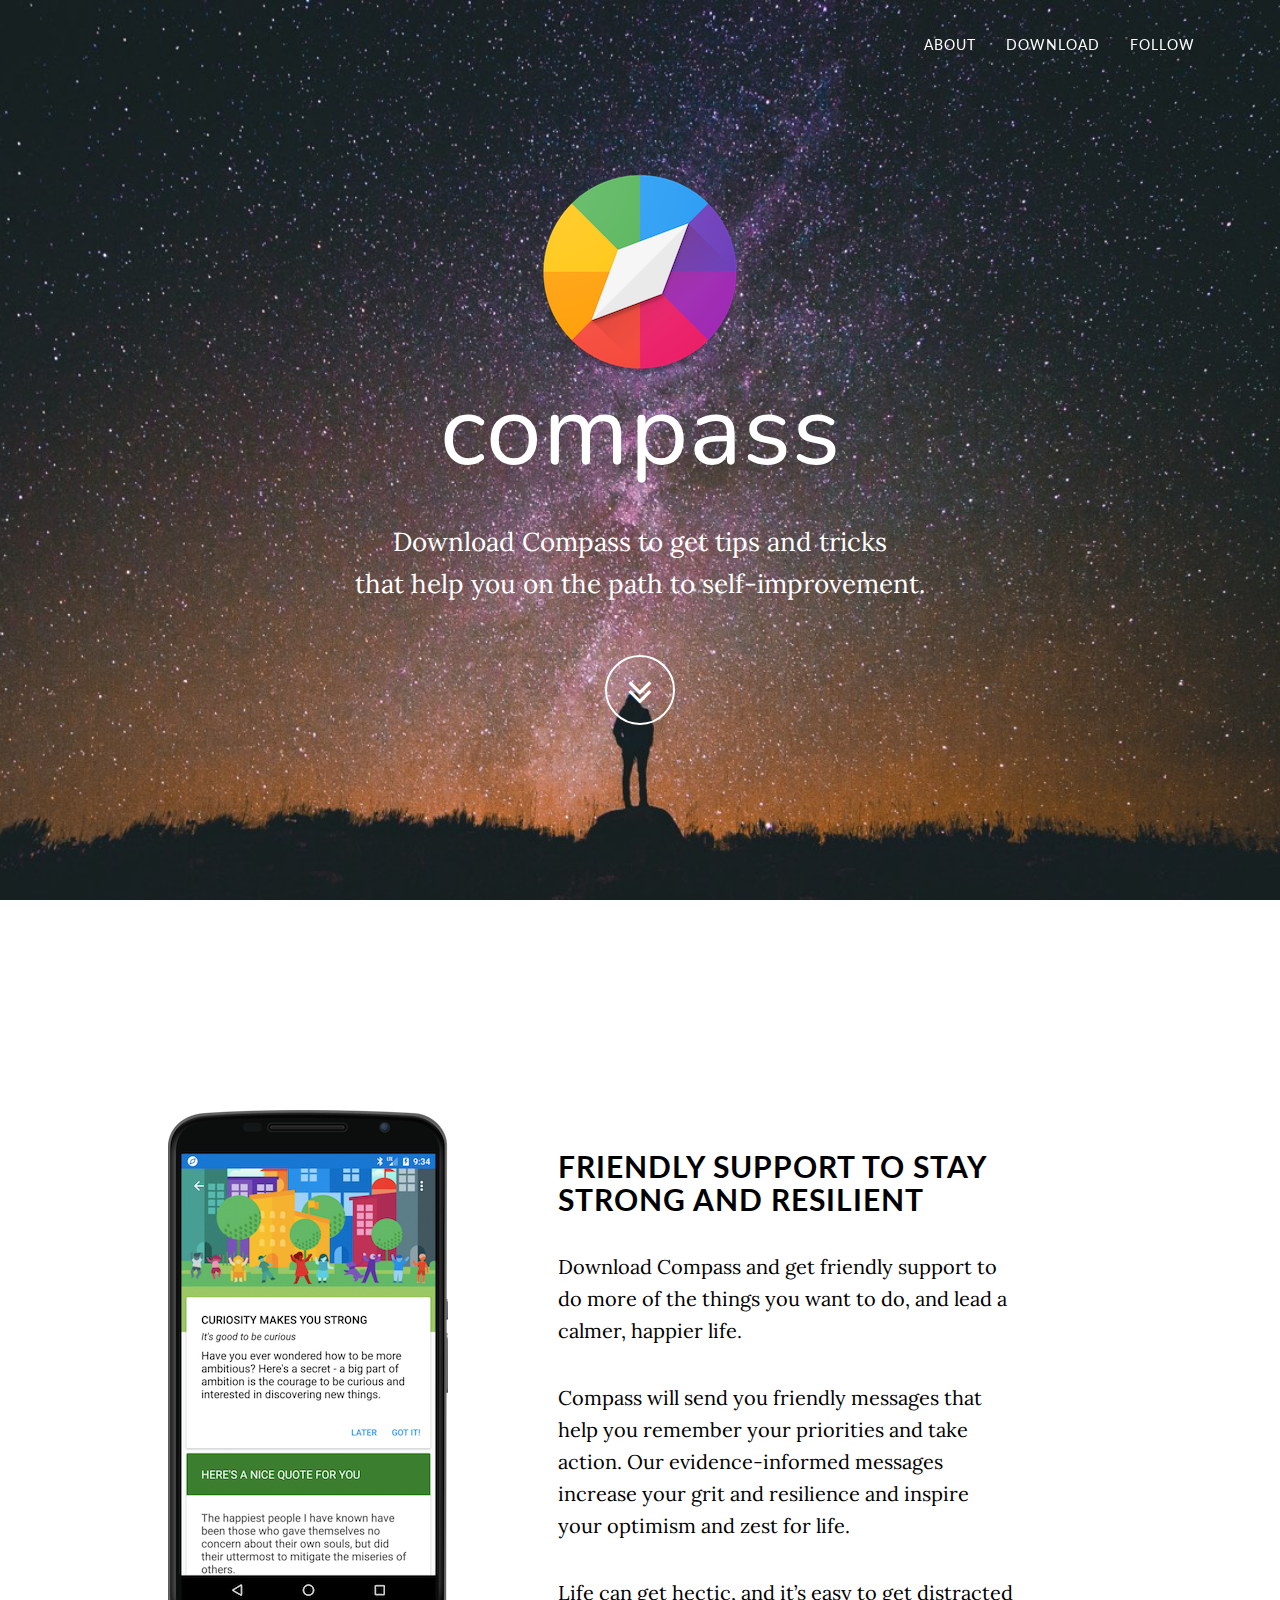
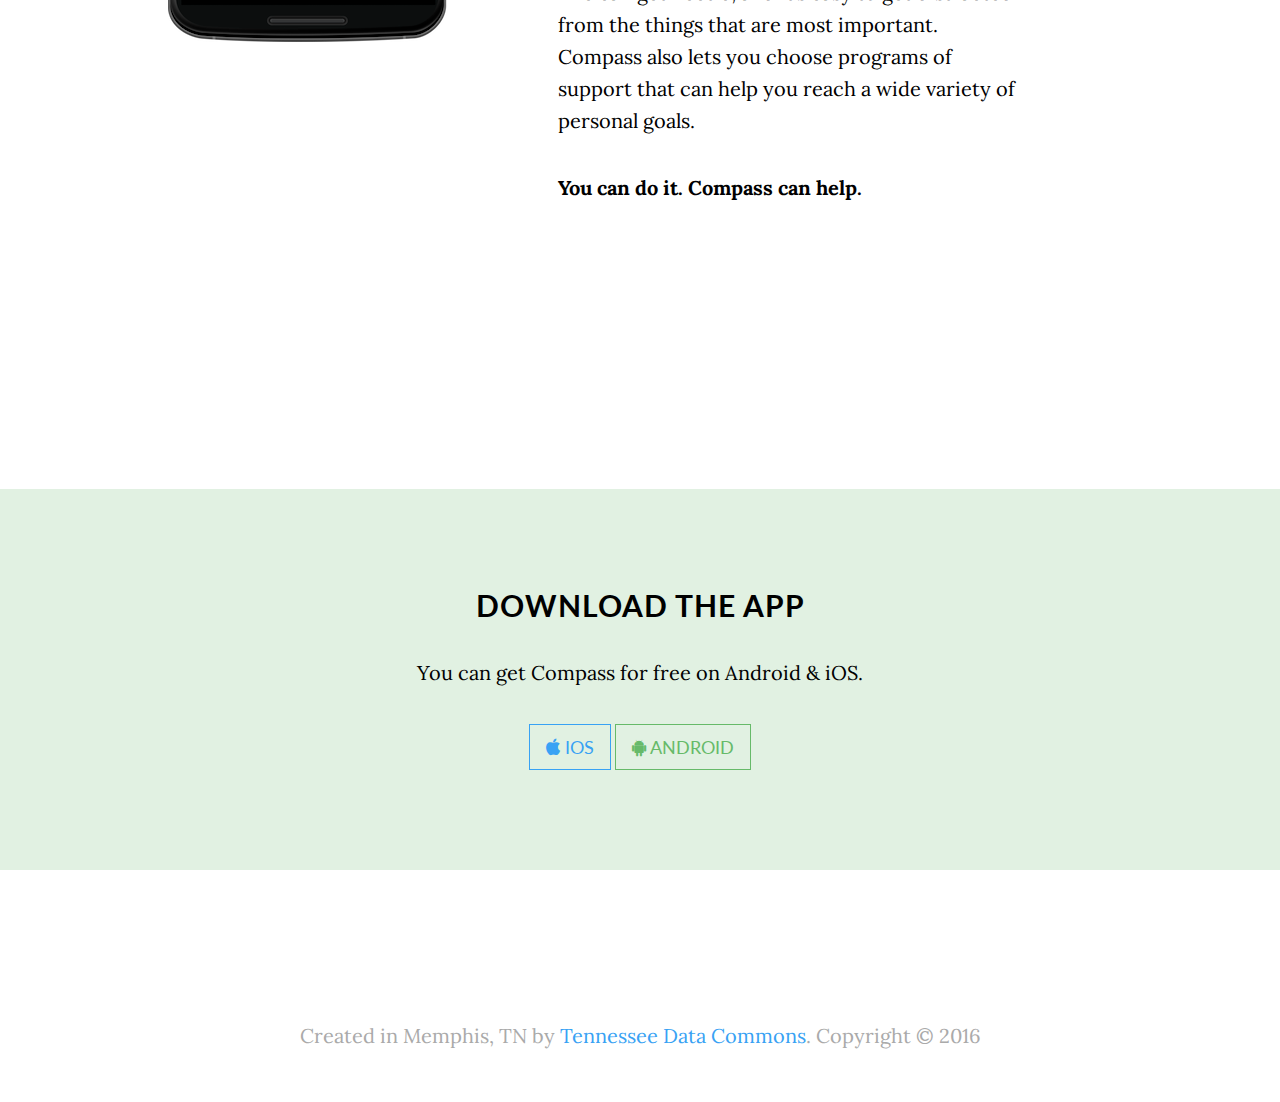
<file: stay-strong.html>
<!DOCTYPE html>
<html lang="en">
<head>
    <meta charset="utf-8">
    <meta http-equiv="X-UA-Compatible" content="IE=edge">
    <meta name="viewport" content="width=device-width, initial-scale=1">
    <meta name="description" content="Stay Strong with Compass: a friendly, encouraging voice that helps you reach your goals.">
    <meta name="author" content="Tennessee Data Commons">

    <title>Stay Strong with Compass</title>

    <link href="css/bootstrap.min.css" rel="stylesheet">
    <link href="css/grayscale.css" rel="stylesheet">

    <link href="font-awesome/css/font-awesome.min.css" rel="stylesheet" type="text/css">
    <link href="http://fonts.googleapis.com/css?family=Lora:400,700,400italic,700italic" rel="stylesheet" type="text/css">
    <link href="http://fonts.googleapis.com/css?family=Lato:400,700" rel="stylesheet" type="text/css">
    <link href="http://fonts.googleapis.com/css?family=Nunito:400" rel="stylesheet" type="text/css">
    <!-- HTML5 Shim & Respond.js: IE8 support for HTML5 and media queries -->
    <!--[if lt IE 9]>
    <script src="https://oss.maxcdn.com/libs/html5shiv/3.7.0/html5shiv.js"></script>
    <script src="https://oss.maxcdn.com/libs/respond.js/1.4.2/respond.min.js"></script>
    <![endif]-->
<script>
  (function(i,s,o,g,r,a,m){i['GoogleAnalyticsObject']=r;i[r]=i[r]||function(){
  (i[r].q=i[r].q||[]).push(arguments)},i[r].l=1*new Date();a=s.createElement(o),
  m=s.getElementsByTagName(o)[0];a.async=1;a.src=g;m.parentNode.insertBefore(a,m)
  })(window,document,'script','https://www.google-analytics.com/analytics.js','ga');

  ga('create', 'UA-58838013-2', 'auto');
  ga('send', 'pageview');

</script>
</head>

<body id="page-top" data-spy="scroll" data-target=".navbar-fixed-top">

    <nav class="navbar navbar-custom navbar-fixed-top" role="navigation">
        <div class="container">
            <div class="navbar-header">
                <button type="button" class="navbar-toggle" data-toggle="collapse" data-target=".navbar-main-collapse">
                    <i class="fa fa-bars"></i>
                </button>
                <a class="navbar-brand page-scroll" href="#page-top">
                  <!-- LOGO -->
                  <img id="logo" src="img/compass-logo-small.png" alt="Compass">
                </a>
            </div>

            <!-- Collect the nav links, forms, and other content for toggling -->
            <div class="collapse navbar-collapse navbar-right navbar-main-collapse">
                <ul class="nav navbar-nav">
                    <!-- Hidden li included to remove active class from about link when scrolled up past about section -->
                    <li class="hidden">
                        <a href="#page-top"></a>
                    </li>
                    <li>
                        <a class="page-scroll" href="/#about">About</a>
                    </li>
                    <li>
                        <a class="page-scroll" href="#download">Download</a>
                    </li>
                    <li>
                        <a class="page-scroll" href="/#follow">Follow</a>
                    </li>
                </ul>
            </div>
            <!-- /.navbar-collapse -->
        </div>
        <!-- /.container -->
    </nav>

    <!-- Intro Header -->
    <header class="intro stargazer">
        <div class="intro-body">
            <div class="container">
                <div class="row">
                    <div class="col-md-8 col-md-offset-2">
                      <img src="img/logo-mark.png">
                        <h1 class="brand-heading">compass</h1>
                        <p class="intro-text">
                        Download Compass to get tips and tricks<br>
                        that help you on the path to self-improvement.</p>
                        <a href="#about" class="btn btn-circle page-scroll">
                            <i class="fa fa-angle-double-down animated"></i>
                        </a>
                    </div>
                </div>
            </div>
        </div>
    </header>

    <!-- About Section -->
    <section id="about" class="container content-section">
        <div class="row">
            <div class="col-lg-3 col-lg-offset-1">
              <img src="img/compass-curiosity.png"
                   alt="Compass Screenshot"
                   class="app screenshot">
            </div>
            <div class="col-lg-5 col-lg-offset-1">
              <h2>Friendly support to stay strong and resilient</h2>
              <p>Download Compass and get friendly support to do more of the
              things you want to do, and lead a calmer, happier life.</p>
              <p>Compass will send you friendly messages that help you remember
              your priorities and take action. Our evidence-informed messages
              increase your grit and resilience and inspire your optimism and
              zest for life. </p>
              <p>Life can get hectic, and it’s easy to get distracted from the
              things that are most important. Compass also lets you choose
              programs of support that can help you reach a wide variety of
              personal goals. </p>
              <p><strong>You can do it. Compass can help.</strong></p>
            </div>
        </div>
    </section>

    <!-- Download Section -->
    <section id="download" class="content-section text-center">
        <div class="download-section solid green">
            <div class="container">
                <div class="col-lg-8 col-lg-offset-2">
                    <h2>Download the app</h2>
                    <p>You can get Compass for free on Android &amp; iOS.</p>
                    <a class="btn btn-default btn-lg"
                       id="download-ios"
                       data-value="1"
                       href="https://itunes.apple.com/WebObjects/MZStore.woa/wa/viewSoftware?id=1114930079&mt=8">
                      <i class="fa fa-apple"></i> iOS
                    </a>
                    <a class="btn btn-default btn-lg btn-green"
                       id="download-android"
                       data-value="1"
                       href="https://play.google.com/store/apps/details?id=org.tndata.android.compass">
                      <i class="fa fa-android"></i> Android
                    </a>
                </div>
            </div>
        </div>
    </section>

    <footer>
        <div class="container text-center">
            <p>Created in Memphis, TN by
              <a href="http://tndata.org">Tennessee Data Commons</a>.
              Copyright &copy; 2016</p>
        </div>
    </footer>

<script src="js/jquery.js"></script>
<script src="js/bootstrap.min.js"></script>
<script src="js/jquery.easing.min.js"></script>
<script src="js/grayscale.js"></script>
</body>
</html>
</file>
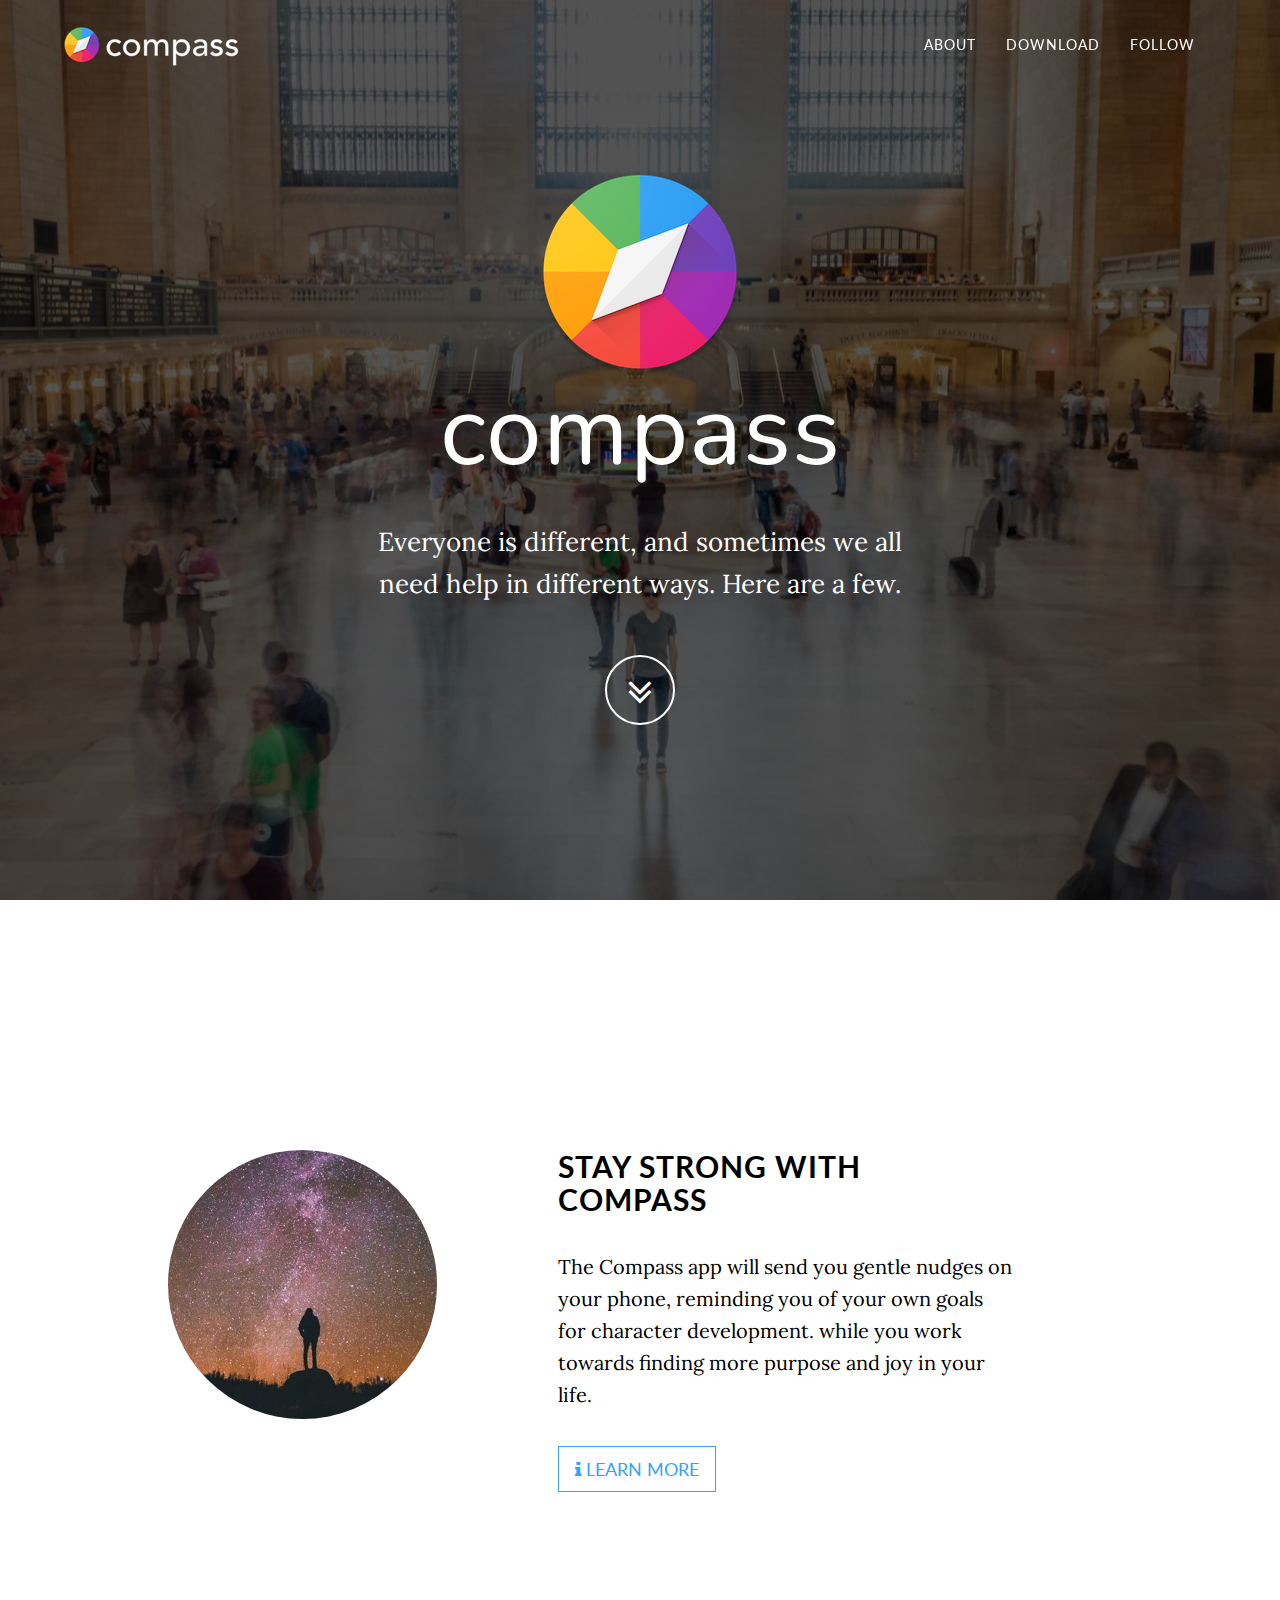
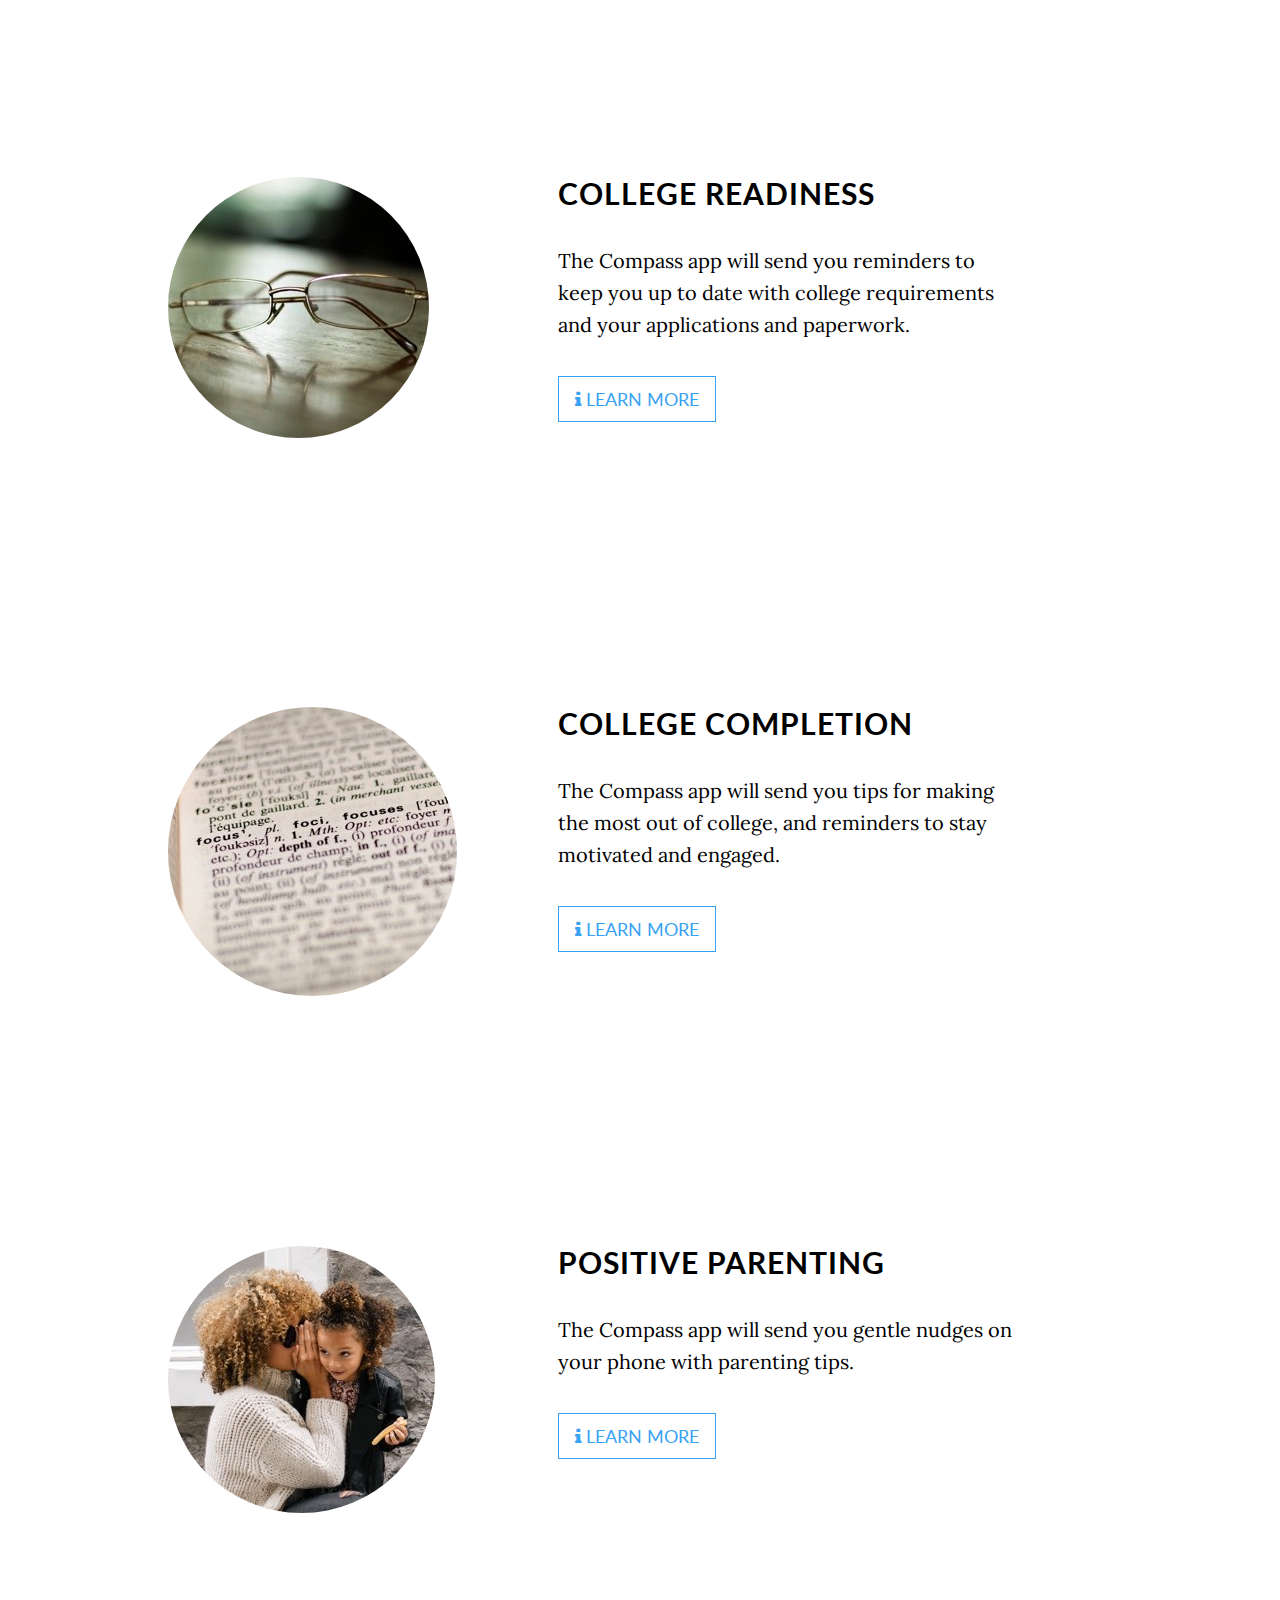
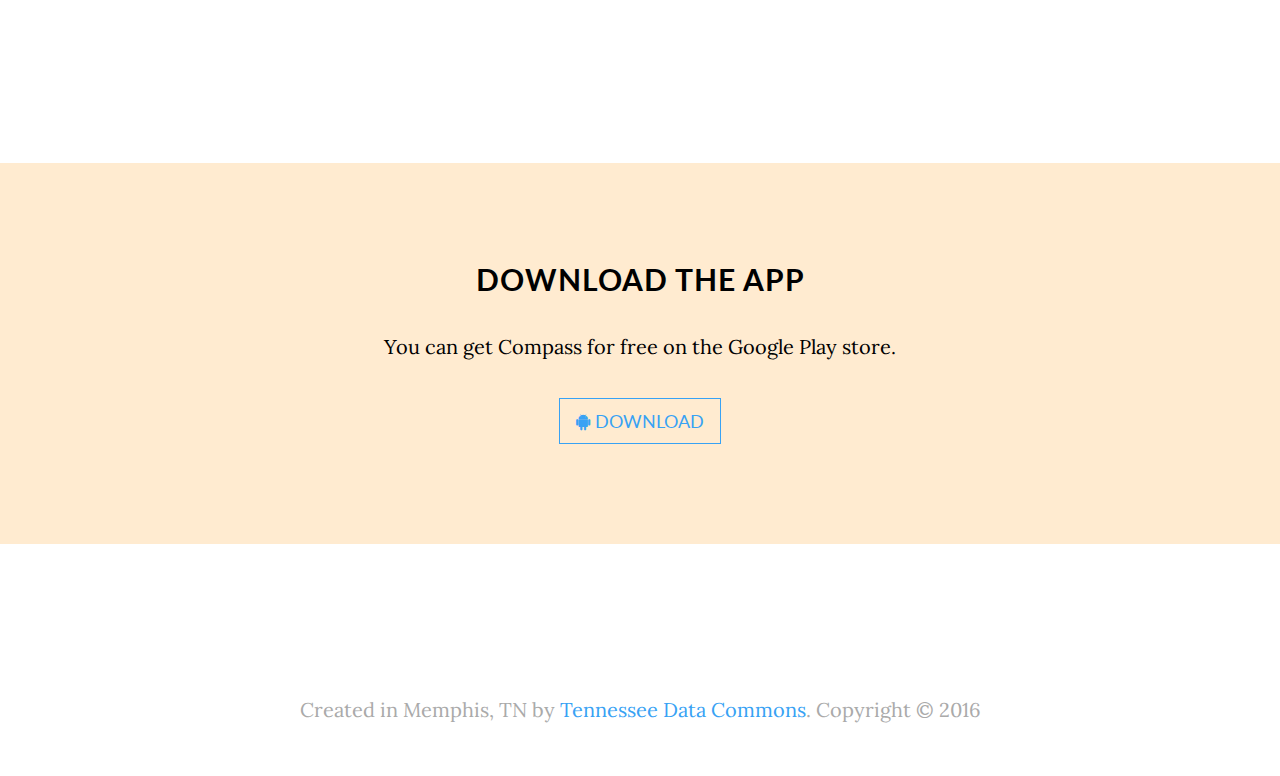
<file: ways-we-help.html>
<!DOCTYPE html>
<html lang="en">
<head>
    <meta charset="utf-8">
    <meta http-equiv="X-UA-Compatible" content="IE=edge">
    <meta name="viewport" content="width=device-width, initial-scale=1">
    <meta name="description" content="Compass is a friendly, encouraging voice that helps you reach your goals, in a number of ways. Here are just a few.">
    <meta name="author" content="Tennessee Data Commons">

    <title>Ways we can help</title>

    <link href="css/bootstrap.min.css" rel="stylesheet">
    <link href="css/grayscale.css" rel="stylesheet">

    <link href="font-awesome/css/font-awesome.min.css" rel="stylesheet" type="text/css">
    <link href="http://fonts.googleapis.com/css?family=Lora:400,700,400italic,700italic" rel="stylesheet" type="text/css">
    <link href="http://fonts.googleapis.com/css?family=Lato:400,700" rel="stylesheet" type="text/css">
    <link href="http://fonts.googleapis.com/css?family=Nunito:400" rel="stylesheet" type="text/css">
    <!-- HTML5 Shim & Respond.js: IE8 support for HTML5 and media queries -->
    <!--[if lt IE 9]>
    <script src="https://oss.maxcdn.com/libs/html5shiv/3.7.0/html5shiv.js"></script>
    <script src="https://oss.maxcdn.com/libs/respond.js/1.4.2/respond.min.js"></script>
    <![endif]-->
</head>

<body id="page-top" data-spy="scroll" data-target=".navbar-fixed-top">

    <nav class="navbar navbar-custom navbar-fixed-top" role="navigation">
        <div class="container">
            <div class="navbar-header">
                <button type="button" class="navbar-toggle" data-toggle="collapse" data-target=".navbar-main-collapse">
                    <i class="fa fa-bars"></i>
                </button>
                <a class="navbar-brand page-scroll" href="#page-top">
                  <!-- LOGO -->
                  <img src="img/compass-logo-small.png" alt="Compass">
                </a>
            </div>

            <!-- Collect the nav links, forms, and other content for toggling -->
            <div class="collapse navbar-collapse navbar-right navbar-main-collapse">
                <ul class="nav navbar-nav">
                    <!-- Hidden li included to remove active class from about link when scrolled up past about section -->
                    <li class="hidden">
                        <a href="/"></a>
                    </li>
                    <li>
                        <a class="page-scroll" href="/#about">About</a>
                    </li>
                    <li>
                        <a class="page-scroll" href="#download">Download</a>
                    </li>
                    <li>
                        <a class="page-scroll" href="/#follow">Follow</a>
                    </li>
                </ul>
            </div>
            <!-- /.navbar-collapse -->
        </div>
        <!-- /.container -->
    </nav>

    <!-- Intro Header -->
    <header class="intro station">
        <div class="intro-body">
            <div class="container">
                <div class="row">
                    <div class="col-md-8 col-md-offset-2">
                      <img src="img/logo-mark.png">
                        <h1 class="brand-heading">compass</h1>
                        <p class="intro-text">
                        Everyone is different, and sometimes we all<br>
                        need help in different ways. Here are a few. </p>
                        <a href="#stay-strong" class="btn btn-circle page-scroll">
                            <i class="fa fa-angle-double-down animated"></i>
                        </a>
                    </div>
                </div>
            </div>
        </div>
    </header>

    <!-- About Section -->
    <section id="stay-strong" class="container content-section">
        <div class="row">
            <div class="col-lg-3 col-lg-offset-1">
              <img src="img/stargazer-small.jpg"
                   alt="Person gazing at the stars"
                   class="img-circle">
            </div>
            <div class="col-lg-5 col-lg-offset-1">
              <h2>Stay strong with compass</h2>
              <p>The Compass app will send you gentle nudges on your phone, reminding you of your own goals for character development. while you work towards finding more purpose and joy in your life.</p>
              <p><a href="stay-strong.html" class="btn btn-default btn-lg">
                <i class="fa fa-info"></i> Learn More</a></p>
            </div>
        </div>
    </section>


    <!-- About Section -->
    <section id="college-readiness" class="container content-section">
        <div class="row">
            <div class="col-lg-3 col-lg-offset-1">
              <img src="img/glasses-small.jpg"
                   alt="Glasses on a table"
                   class="img-circle">
            </div>
            <div class="col-lg-5 col-lg-offset-1">
              <h2>College readiness</h2>
              <p>The Compass app will send you reminders to keep you up to date
              with college requirements and your applications and paperwork.</p>
              <p><a href="college-readiness.html" class="btn btn-default btn-lg">
                <i class="fa fa-info"></i> Learn More</a></p>
            </div>
        </div>
    </section>

    <!-- About Section -->
    <section id="college-completion" class="container content-section">
        <div class="row">
            <div class="col-lg-3 col-lg-offset-1">
              <img src="img/focus-small.jpg"
                   alt="Dictionary with the word focus, in focus"
                   class="img-circle">
            </div>
            <div class="col-lg-5 col-lg-offset-1">
              <h2>College completion</h2>
              <p>The Compass app will send you tips for making the most out of
              college, and reminders to stay motivated and engaged.</p>

              <p><a href="college-completion.html" class="btn btn-default btn-lg">
                <i class="fa fa-info"></i> Learn More</a></p>
            </div>
        </div>
    </section>

    <!-- About Section -->
    <section id="parenting" class="container content-section">
        <div class="row">
            <div class="col-lg-3 col-lg-offset-1">
              <img src="img/whisper-small.jpg"
                   alt="Woman whispering to a child"
                   class="img-circle">
            </div>
            <div class="col-lg-5 col-lg-offset-1">
              <h2>Positive Parenting</h2>
              <p>The Compass app will send you gentle nudges on your phone with
              parenting tips.</p>
              <p><a href="parenting.html" class="btn btn-default btn-lg">
                <i class="fa fa-info"></i> Learn More</a></p>
            </div>
        </div>
    </section>

    <!-- Download Section -->
    <section id="download" class="content-section text-center">
        <div class="download-section solid orange">
            <div class="container">
                <div class="col-lg-8 col-lg-offset-2">
                    <h2>Download the app</h2>
                    <p>You can get Compass for free on the Google Play store.</p>
                    <a href="https://play.google.com/store/apps/details?id=org.tndata.android.compass" class="btn btn-default btn-lg">
                      <i class="fa fa-android"></i> Download
                    </a>
                </div>
            </div>
        </div>
    </section>


    <footer>
        <div class="container text-center">
            <p>Created in Memphis, TN by
              <a href="http://tndata.org">Tennessee Data Commons</a>.
              Copyright &copy; 2016</p>
        </div>
    </footer>

    <script src="js/jquery.js"></script>
    <script src="js/bootstrap.min.js"></script>
    <script src="js/jquery.easing.min.js"></script>
    <script src="js/grayscale.js"></script>
<script>
  (function(i,s,o,g,r,a,m){i['GoogleAnalyticsObject']=r;i[r]=i[r]||function(){
  (i[r].q=i[r].q||[]).push(arguments)},i[r].l=1*new Date();a=s.createElement(o),
  m=s.getElementsByTagName(o)[0];a.async=1;a.src=g;m.parentNode.insertBefore(a,m)
  })(window,document,'script','//www.google-analytics.com/analytics.js','ga');

  ga('create', 'UA-58838013-2', 'auto');
  ga('send', 'pageview');

</script>
</body>
</html>
</file>
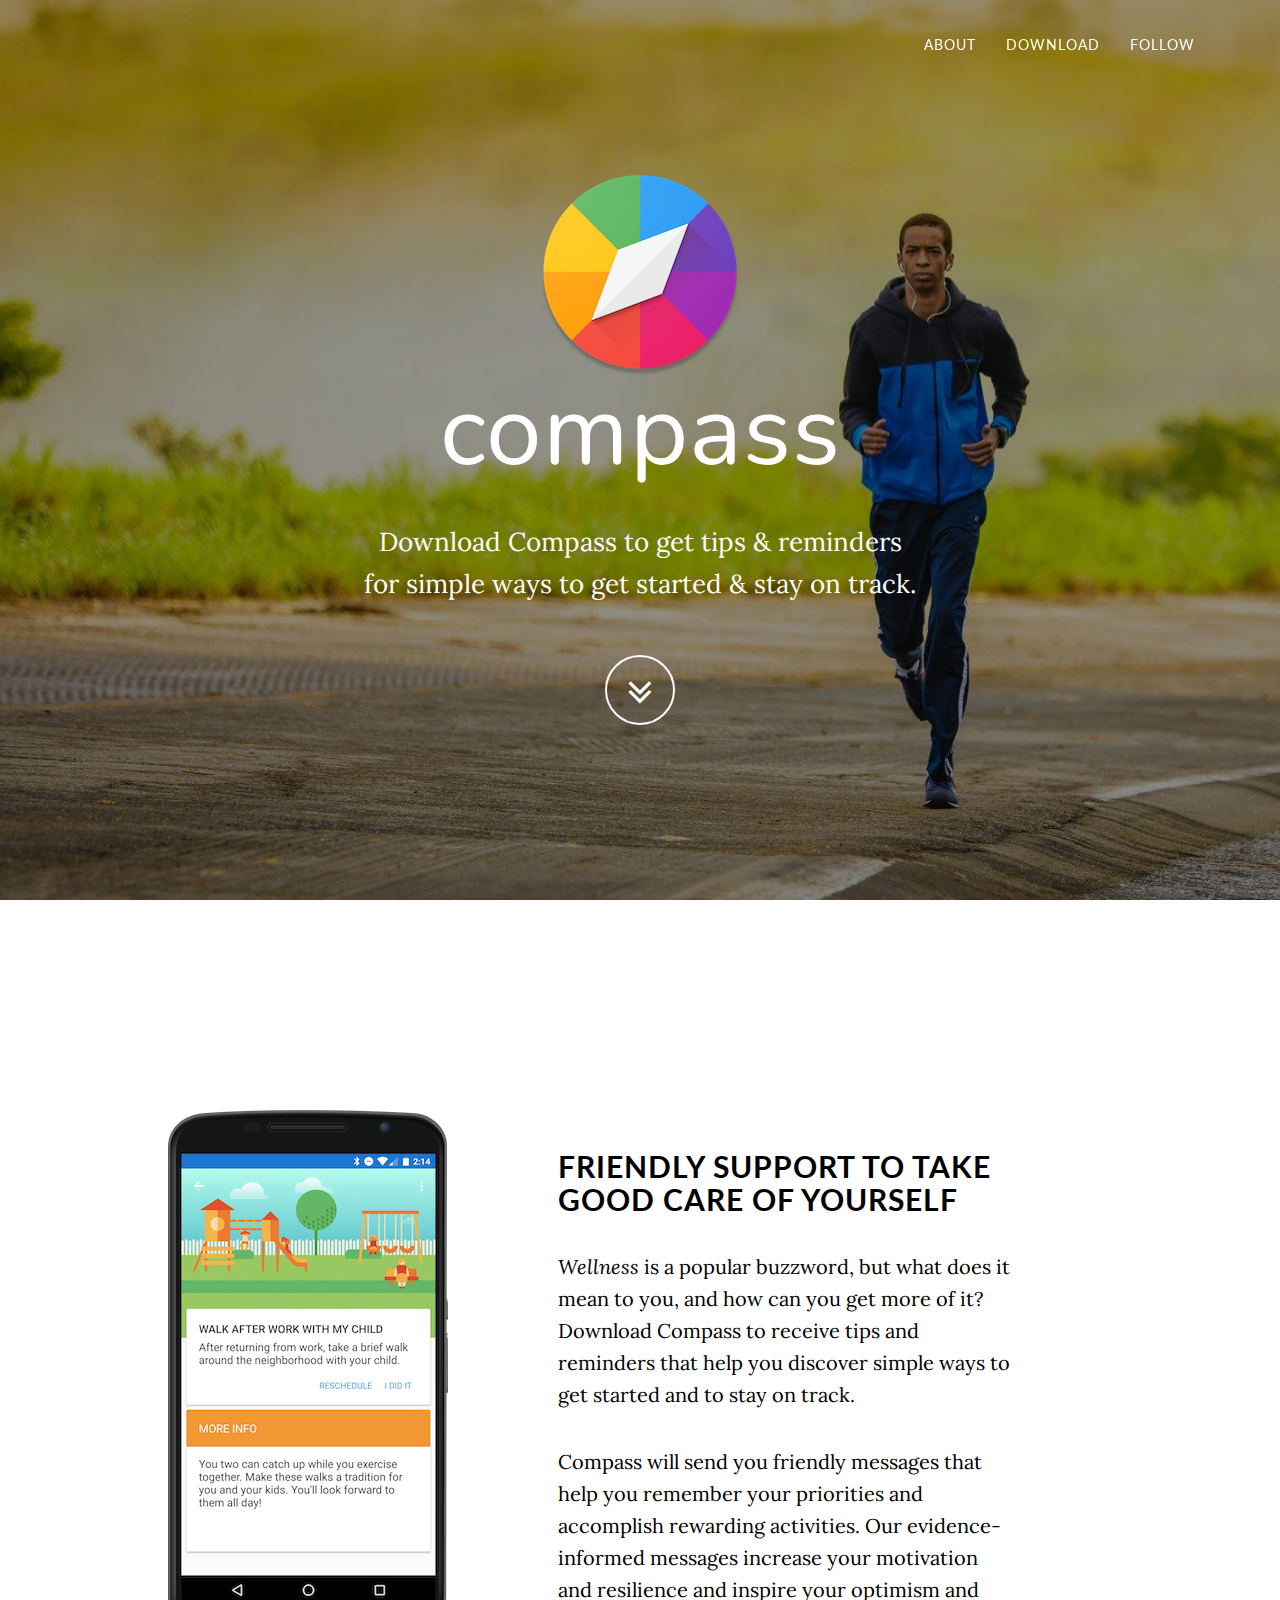
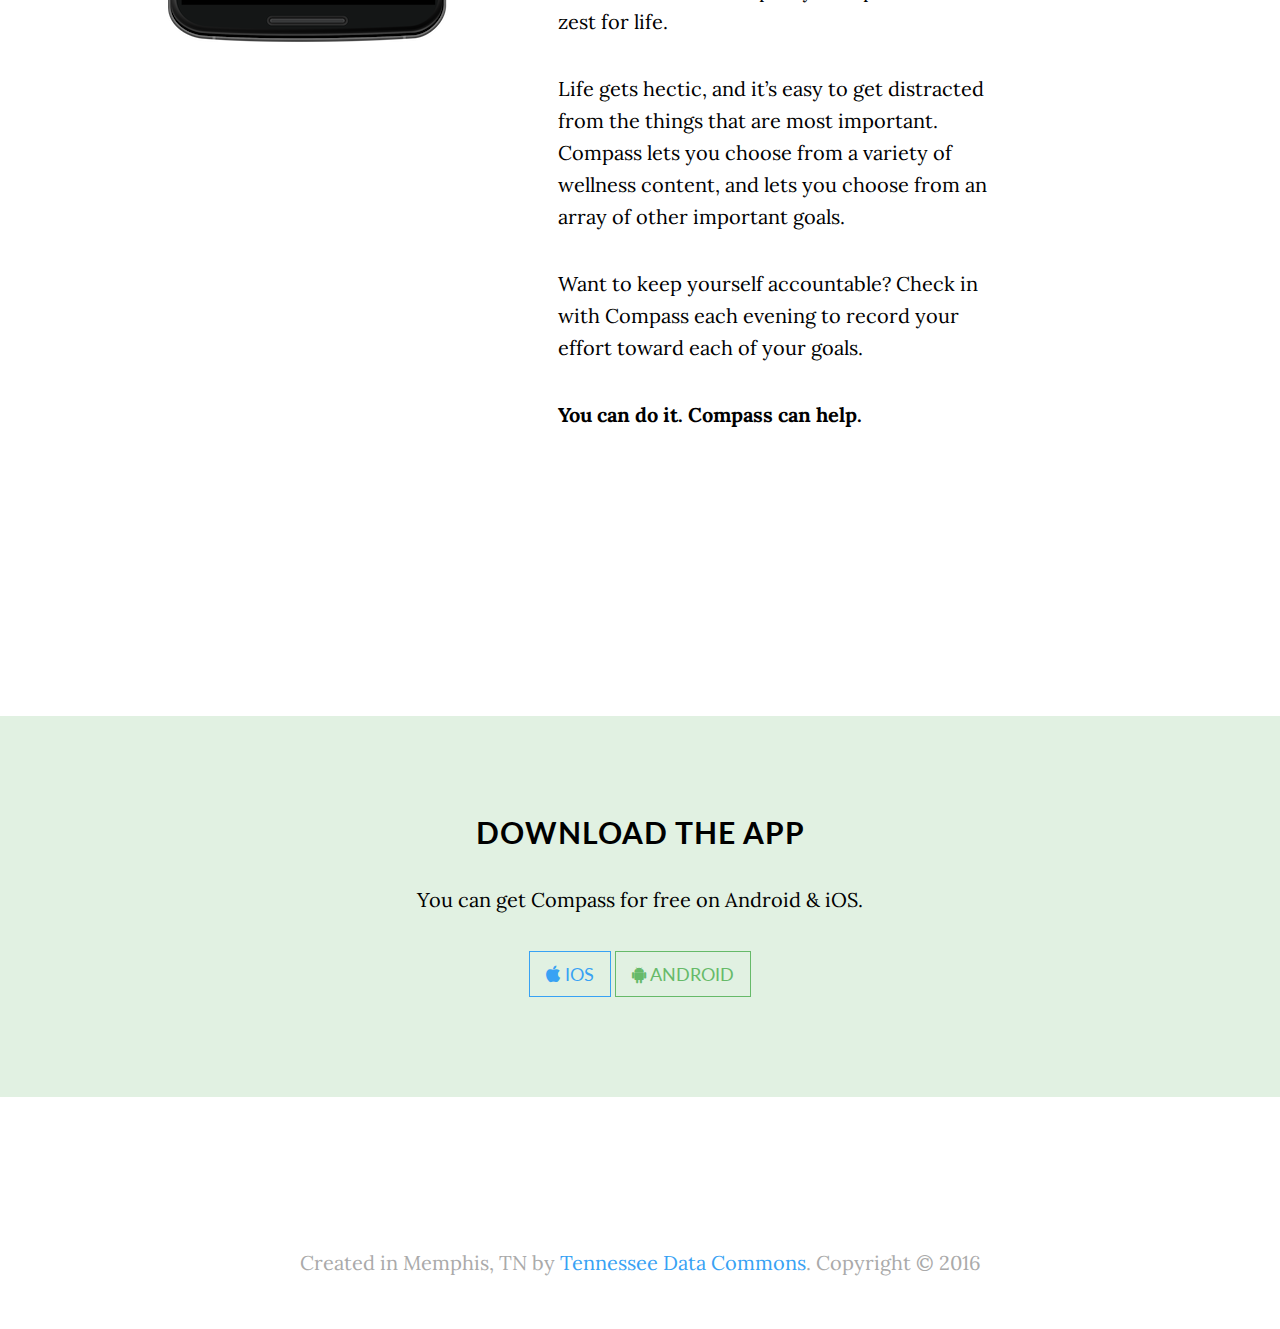
<file: wellness.html>
<!DOCTYPE html>
<html lang="en">
<head>
    <meta charset="utf-8">
    <meta http-equiv="X-UA-Compatible" content="IE=edge">
    <meta name="viewport" content="width=device-width, initial-scale=1">
    <meta name="description" content="Take good care of yourself: a friendly, encouraging voice that helps you reach your goals.">
    <meta name="author" content="Tennessee Data Commons">

    <title>Take good care of yourself with Compass</title>

    <link href="css/bootstrap.min.css" rel="stylesheet">
    <link href="css/grayscale.css" rel="stylesheet">

    <link href="font-awesome/css/font-awesome.min.css" rel="stylesheet" type="text/css">
    <link href="http://fonts.googleapis.com/css?family=Lora:400,700,400italic,700italic" rel="stylesheet" type="text/css">
    <link href="http://fonts.googleapis.com/css?family=Lato:400,700" rel="stylesheet" type="text/css">
    <link href="http://fonts.googleapis.com/css?family=Nunito:400" rel="stylesheet" type="text/css">
    <!-- HTML5 Shim & Respond.js: IE8 support for HTML5 and media queries -->
    <!--[if lt IE 9]>
    <script src="https://oss.maxcdn.com/libs/html5shiv/3.7.0/html5shiv.js"></script>
    <script src="https://oss.maxcdn.com/libs/respond.js/1.4.2/respond.min.js"></script>
    <![endif]-->
<script>
  (function(i,s,o,g,r,a,m){i['GoogleAnalyticsObject']=r;i[r]=i[r]||function(){
  (i[r].q=i[r].q||[]).push(arguments)},i[r].l=1*new Date();a=s.createElement(o),
  m=s.getElementsByTagName(o)[0];a.async=1;a.src=g;m.parentNode.insertBefore(a,m)
  })(window,document,'script','https://www.google-analytics.com/analytics.js','ga');

  ga('create', 'UA-58838013-2', 'auto');
  ga('send', 'pageview');

</script>
</head>

<body id="page-top" data-spy="scroll" data-target=".navbar-fixed-top">

    <nav class="navbar navbar-custom navbar-fixed-top" role="navigation">
        <div class="container">
            <div class="navbar-header">
                <button type="button" class="navbar-toggle" data-toggle="collapse" data-target=".navbar-main-collapse">
                    <i class="fa fa-bars"></i>
                </button>
                <a class="navbar-brand page-scroll" href="#page-top">
                  <!-- LOGO -->
                  <img id="logo" src="img/compass-logo-small.png" alt="Compass">
                </a>
            </div>

            <!-- Collect the nav links, forms, and other content for toggling -->
            <div class="collapse navbar-collapse navbar-right navbar-main-collapse">
                <ul class="nav navbar-nav">
                    <!-- Hidden li included to remove active class from about link when scrolled up past about section -->
                    <li class="hidden">
                        <a href="#page-top"></a>
                    </li>
                    <li>
                        <a class="page-scroll" href="/#about">About</a>
                    </li>
                    <li>
                        <a class="page-scroll" href="#download">Download</a>
                    </li>
                    <li>
                        <a class="page-scroll" href="/#follow">Follow</a>
                    </li>
                </ul>
            </div>
            <!-- /.navbar-collapse -->
        </div>
        <!-- /.container -->
    </nav>

    <!-- Intro Header -->
    <header class="intro wellness">
        <div class="intro-body">
            <div class="container">
                <div class="row">
                    <div class="col-md-8 col-md-offset-2">
                      <img src="img/logo-mark.png">
                        <h1 class="brand-heading">compass</h1>
                        <p class="intro-text">
                        Download Compass to get tips &amp; reminders<br>
                        for simple ways to get started &amp; stay on track.
                        </p>
                        <a href="#about" class="btn btn-circle page-scroll">
                            <i class="fa fa-angle-double-down animated"></i>
                        </a>
                    </div>
                </div>
            </div>
        </div>
    </header>

    <!-- About Section -->
    <section id="about" class="container content-section">
        <div class="row">
            <div class="col-lg-3 col-lg-offset-1">
              <img src="img/Compass-Nexus-6.png"
                   alt="Compass Screenshot"
                   class="screenshot">
            </div>
            <div class="col-lg-5 col-lg-offset-1">
              <h2>Friendly support to take good care of yourself</h2>
              <p><em>Wellness</em> is a popular buzzword, but what does it mean
              to you, and how can you get more of it? Download Compass to
              receive tips and reminders that help you discover simple ways to
              get started and to stay on track.</p>

              <p>Compass will send you friendly messages that help you remember
              your priorities and accomplish rewarding activities. Our
              evidence-informed messages increase your motivation and
              resilience and inspire your optimism and zest for life.</p>

              <p>Life gets hectic, and it’s easy to get distracted from the
              things that are most important. Compass lets you choose from a
              variety of wellness content, and lets you choose from an array
              of other important goals. </p>

              <p>Want to keep yourself accountable? Check in with Compass each
              evening to record your effort toward each of your goals.</p>
              <p><strong>You can do it. Compass can help.</strong></p>
            </div>
        </div>
    </section>

    <!-- Download Section -->
    <section id="download" class="content-section text-center">
        <div class="download-section solid green">
            <div class="container">
                <div class="col-lg-8 col-lg-offset-2">
                    <h2>Download the app</h2>
                    <p>You can get Compass for free on Android &amp; iOS.</p>
                    <a class="btn btn-default btn-lg"
                       id="download-ios"
                       data-value="1"
                       href="https://itunes.apple.com/WebObjects/MZStore.woa/wa/viewSoftware?id=1114930079&mt=8">
                      <i class="fa fa-apple"></i> iOS
                    </a>
                    <a class="btn btn-default btn-lg btn-green"
                       id="download-android"
                       data-value="1"
                       href="https://play.google.com/store/apps/details?id=org.tndata.android.compass">
                      <i class="fa fa-android"></i> Android
                    </a>
                </div>
            </div>
        </div>
    </section>

    <footer>
        <div class="container text-center">
            <p>Created in Memphis, TN by
              <a href="http://tndata.org">Tennessee Data Commons</a>.
              Copyright &copy; 2016</p>
        </div>
    </footer>

    <script src="js/jquery.js"></script>
    <script src="js/bootstrap.min.js"></script>
    <script src="js/jquery.easing.min.js"></script>
    <script src="js/grayscale.js"></script>
</body>
</html>
</file>
<file: css/grayscale.css>
body {
  width: 100%;
  height: 100%;
  font-family: "Lora","Helvetica Neue",Helvetica,Arial,sans-serif;
  color: black;
  background-color: white; }

html {
  width: 100%;
  height: 100%; }

h1,
h2,
h3,
h4,
h5,
h6 {
  margin: 0 0 35px;
  text-transform: uppercase;
  font-family: "Lato","Helvetica Neue",Helvetica,Arial,sans-serif;
  font-weight: 700;
  letter-spacing: 1px; }

p {
  margin: 0 0 25px;
  font-size: 18px;
  line-height: 1.5; }
  @media (min-width: 768px) {
    p {
      margin: 0 0 35px;
      font-size: 20px;
      line-height: 1.6; } }

a {
  color: #38A2F4;
  -webkit-transition: all .2s ease-in-out;
  -moz-transition: all .2s ease-in-out;
  transition: all .2s ease-in-out; }
  a:hover, a:focus {
    text-decoration: none;
    color: #0a6ebc; }

.light {
  font-weight: 400; }

.centered {
  text-align: center; }

img.screenshot {
  margin-top: -40px; }

.navbar-custom {
  margin-bottom: 0;
  border-bottom: 1px solid rgba(255, 255, 255, 0.3);
  text-transform: uppercase;
  font-family: "Lato","Helvetica Neue",Helvetica,Arial,sans-serif;
  background-color: black; }
  .navbar-custom .navbar-toggle {
    padding: 4px 6px;
    font-size: 16px;
    color: white; }
    .navbar-custom .navbar-toggle:focus, .navbar-custom .navbar-toggle:active {
      outline: none; }
  .navbar-custom .navbar-brand {
    font-weight: 700; }
    .navbar-custom .navbar-brand:focus {
      outline: none; }
  .navbar-custom a {
    padding: 0px;
    color: white; }
  .navbar-custom .nav li a {
    -webkit-transition: background .3s ease-in-out;
    -moz-transition: background .3s ease-in-out;
    transition: background .3s ease-in-out; }
    .navbar-custom .nav li a:hover {
      color: rgba(255, 255, 255, 0.8);
      outline: none;
      background-color: transparent; }
    .navbar-custom .nav li a:focus, .navbar-custom .nav li a:active {
      outline: none;
      background-color: transparent; }
  .navbar-custom .nav li.active {
    outline: none; }
    .navbar-custom .nav li.active a {
      background-color: rgba(255, 255, 255, 0.3); }
      .navbar-custom .nav li.active a:hover {
        color: white; }
  @media (min-width: 768px) {
    .navbar-custom {
      padding: 20px 0;
      border-bottom: none;
      letter-spacing: 1px;
      background: transparent;
      -webkit-transition: background .5s ease-in-out,padding .5s ease-in-out;
      -moz-transition: background .5s ease-in-out,padding .5s ease-in-out;
      transition: background .5s ease-in-out,padding .5s ease-in-out; }
      .navbar-custom.top-nav-collapse {
        padding: 0;
        background: black;
        border-bottom: 1px solid rgba(255, 255, 255, 0.3); } }

.intro, .study, .station, .stargazer, .graduation, .children, .wellness, .happy, .work {
  display: table;
  width: 100%;
  height: auto;
  padding: 100px 0;
  text-align: center;
  color: white;
  background: url(../img/intro-bg.jpg) no-repeat bottom center scroll;
  background-color: black;
  -webkit-background-size: cover;
  -moz-background-size: cover;
  background-size: cover;
  -o-background-size: cover; }
  .intro .intro-body, .study .intro-body, .station .intro-body, .stargazer .intro-body, .graduation .intro-body, .children .intro-body, .wellness .intro-body, .happy .intro-body, .work .intro-body {
    display: table-cell;
    vertical-align: middle; }
    .intro .intro-body .brand-heading, .study .intro-body .brand-heading, .station .intro-body .brand-heading, .stargazer .intro-body .brand-heading, .graduation .intro-body .brand-heading, .children .intro-body .brand-heading, .wellness .intro-body .brand-heading, .happy .intro-body .brand-heading, .work .intro-body .brand-heading {
      font-size: 40px; }
    .intro .intro-body .intro-text, .study .intro-body .intro-text, .station .intro-body .intro-text, .stargazer .intro-body .intro-text, .graduation .intro-body .intro-text, .children .intro-body .intro-text, .wellness .intro-body .intro-text, .happy .intro-body .intro-text, .work .intro-body .intro-text {
      font-size: 18px; }
  @media (min-width: 768px) {
    .intro, .study, .station, .stargazer, .graduation, .children, .wellness, .happy, .work {
      height: 100%;
      padding: 0; }
      .intro .intro-body .brand-heading, .study .intro-body .brand-heading, .station .intro-body .brand-heading, .stargazer .intro-body .brand-heading, .graduation .intro-body .brand-heading, .children .intro-body .brand-heading, .wellness .intro-body .brand-heading, .happy .intro-body .brand-heading, .work .intro-body .brand-heading {
        font-size: 100px; }
      .intro .intro-body .intro-text, .study .intro-body .intro-text, .station .intro-body .intro-text, .stargazer .intro-body .intro-text, .graduation .intro-body .intro-text, .children .intro-body .intro-text, .wellness .intro-body .intro-text, .happy .intro-body .intro-text, .work .intro-body .intro-text {
        font-size: 26px; } }

.study {
  background-image: url(../img/study.jpg); }

.station {
  background-image: url(../img/station.jpg); }

.stargazer {
  background-image: url(../img/stargazer.jpg); }

.graduation {
  background-image: url(../img/graduation.jpg); }

.children {
  background-image: url(../img/children.jpg); }

.wellness {
  background-image: url(../img/wellness.jpg); }

.happy {
  background-image: url(../img/be-happy.jpg); }

.work {
  background-image: url(../img/enjoy-work.jpg); }

h1.brand-heading {
  text-transform: lowercase;
  font-family: "Nunito",Helvetica,Arial,sans-serif;
  font-weight: 400; }

.btn-circle {
  width: 70px;
  height: 70px;
  margin-top: 15px;
  padding: 7px 16px;
  border: 2px solid white;
  border-radius: 100% !important;
  font-size: 40px;
  color: white;
  background: transparent;
  -webkit-transition: background .3s ease-in-out;
  -moz-transition: background .3s ease-in-out;
  transition: background .3s ease-in-out; }
  .btn-circle:hover, .btn-circle:focus {
    outline: none;
    color: white;
    background: rgba(255, 255, 255, 0.1); }
  .btn-circle i.animated {
    -webkit-transition-property: -webkit-transform;
    -webkit-transition-duration: 1s;
    -moz-transition-property: -moz-transform;
    -moz-transition-duration: 1s; }
  .btn-circle:hover i.animated {
    -webkit-animation-name: pulse;
    -moz-animation-name: pulse;
    -webkit-animation-duration: 1.5s;
    -moz-animation-duration: 1.5s;
    -webkit-animation-iteration-count: infinite;
    -moz-animation-iteration-count: infinite;
    -webkit-animation-timing-function: linear;
    -moz-animation-timing-function: linear; }

@-webkit-keyframes pulse {
  from {
    -webkit-transform: scale(1);
    transform: scale(1); }
  50% {
    -webkit-transform: scale(1.2);
    transform: scale(1.2); }
  100% {
    -webkit-transform: scale(1);
    transform: scale(1); } }
@-moz-keyframes pulse {
  from {
    -moz-transform: scale(1);
    transform: scale(1); }
  50% {
    -moz-transform: scale(1.2);
    transform: scale(1.2); }
  100% {
    -moz-transform: scale(1);
    transform: scale(1); } }
.content-section {
  padding-top: 100px; }

.download-section, .solid {
  width: 100%;
  padding: 50px 0;
  color: white;
  background: url(../img/download-bg.jpg) no-repeat center center scroll;
  background-color: white;
  -webkit-background-size: cover;
  -moz-background-size: cover;
  background-size: cover;
  -o-background-size: cover; }

.solid {
  background-image: none;
  color: black; }
  .solid.orange {
    background-color: #ffebd0; }
  .solid.yellow {
    background-color: #fff6dc; }
  .solid.green {
    background-color: #e1f1e2; }

.orange {
  background-color: #ffebd0; }

.yellow {
  background-color: #fff6dc; }

.green {
  background-color: #e1f1e2; }

.red {
  background-color: #fbe2e0; }

.violet {
  background-color: #cdbae3; }

.purple {
  background-color: #e1b0e9; }

.magenta {
  background-color: #faccdb; }

@media (min-width: 767px) {
  .content-section {
    padding-top: 250px; }

  .download-section, .solid {
    padding: 100px 0; }

  #map {
    height: 400px;
    margin-top: 250px; } }
.btn {
  text-transform: uppercase;
  font-family: "Lato","Helvetica Neue",Helvetica,Arial,sans-serif;
  font-weight: 400;
  -webkit-transition: all .3s ease-in-out;
  -moz-transition: all .3s ease-in-out;
  transition: all .3s ease-in-out;
  border-radius: 0; }

.btn-default {
  border: 1px solid #38A2F4;
  color: #38A2F4;
  background-color: transparent; }
  .btn-default:hover, .btn-default:focus {
    border: 1px solid #38A2F4;
    outline: none;
    color: black;
    background-color: #38A2F4; }

.btn-green {
  border-color: #66BA69;
  color: #66BA69;
  background-color: transparent; }
  .btn-green:hover, .btn-green:focus {
    border-color: #66BA69;
    color: black;
    background-color: #66BA69; }

.btn-solid {
  border: 1px solid #38A2F4;
  outline: none;
  color: black;
  background-color: #38A2F4; }
  .btn-solid.btn-green {
    border-color: #66BA69;
    background-color: #66BA69; }

ul.banner-social-buttons {
  margin-top: 0; }
  @media (max-width: 1199px) {
    ul.banner-social-buttons {
      margin-top: 15px; } }
  @media (max-width: 767px) {
    ul.banner-social-buttons li {
      display: block;
      margin-bottom: 20px;
      padding: 0; }
      ul.banner-social-buttons li:last-child {
        margin-bottom: 0; } }

footer {
  padding: 150px 0 50px 0; }
  footer p {
    color: #aaa;
    margin: 0; }

::-moz-selection {
  text-shadow: none;
  background: #fcfcfc;
  background: rgba(255, 255, 255, 0.2); }

::selection {
  text-shadow: none;
  background: #fcfcfc;
  background: rgba(255, 255, 255, 0.2); }

img::selection {
  background: transparent; }

img::-moz-selection {
  background: transparent; }

body {
  -webkit-tap-highlight-color: rgba(255, 255, 255, 0.2); }

/*# sourceMappingURL=grayscale.css.map */
</file>
